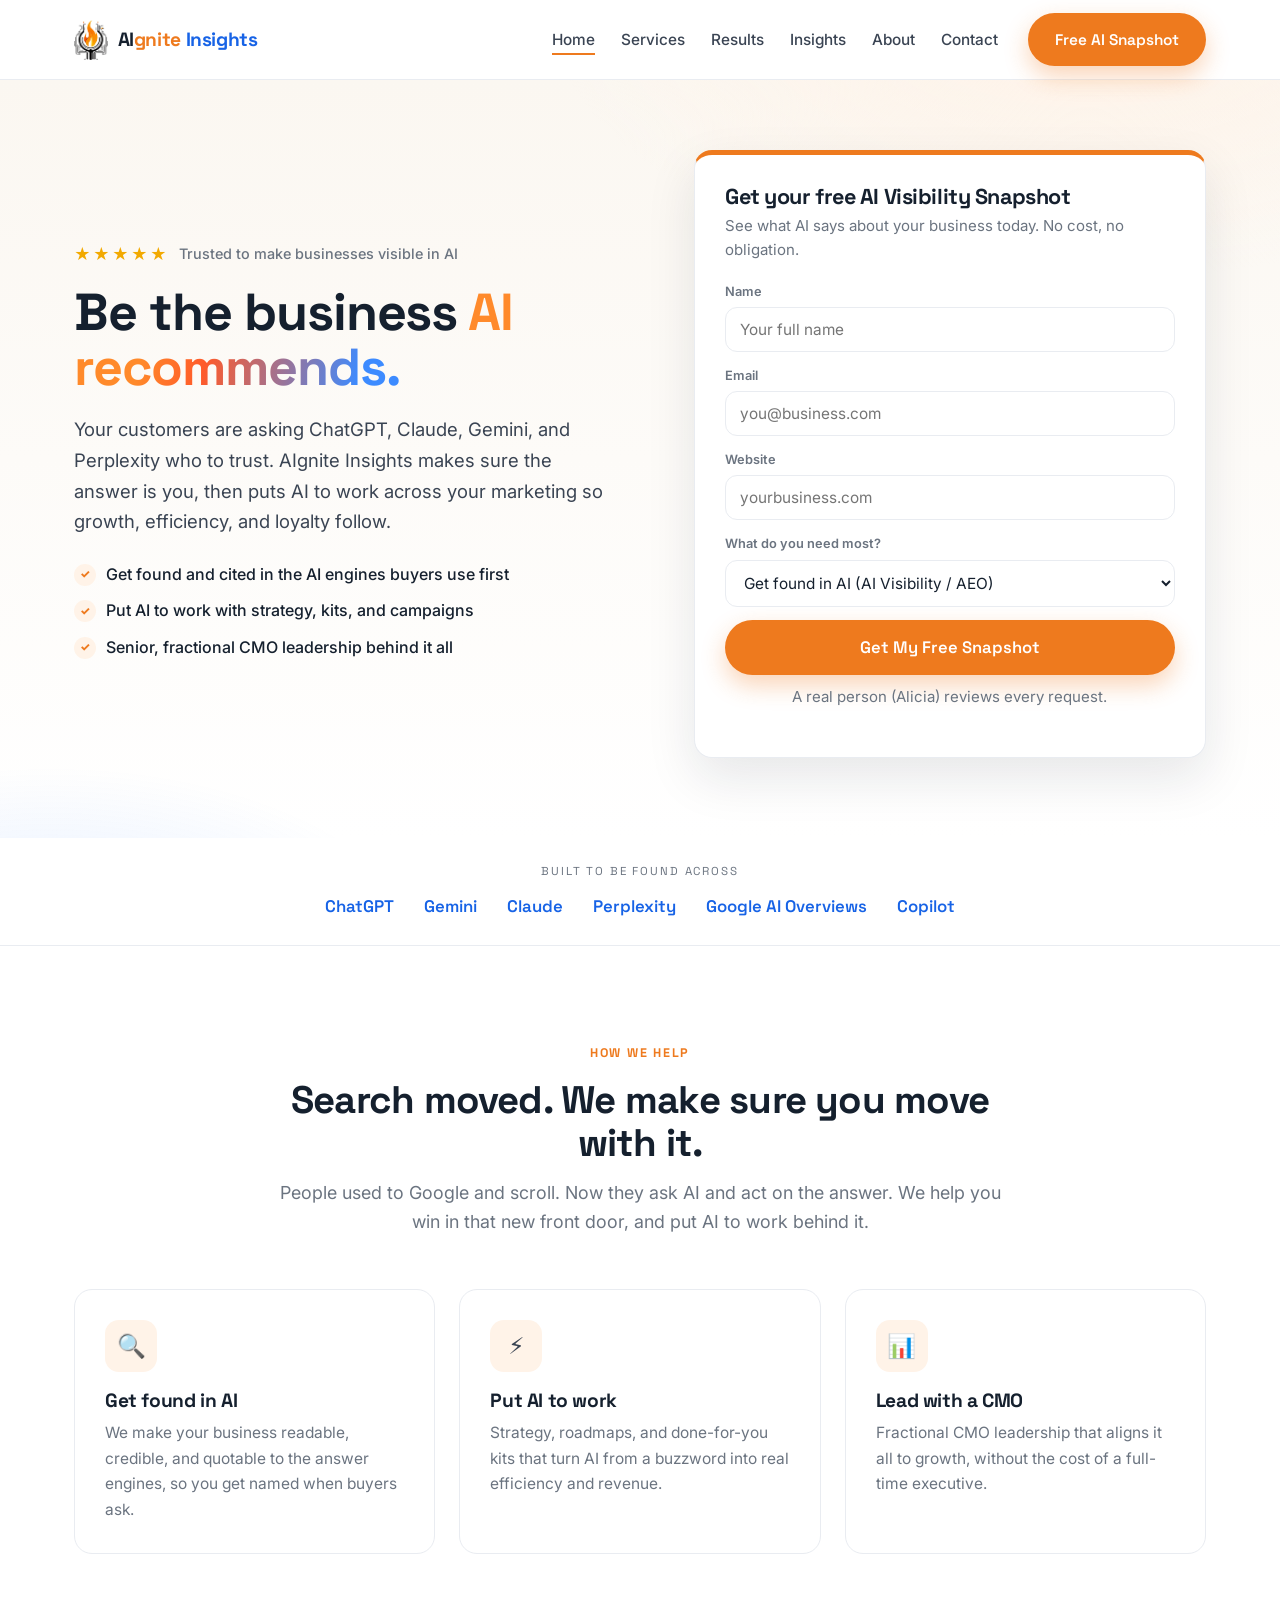
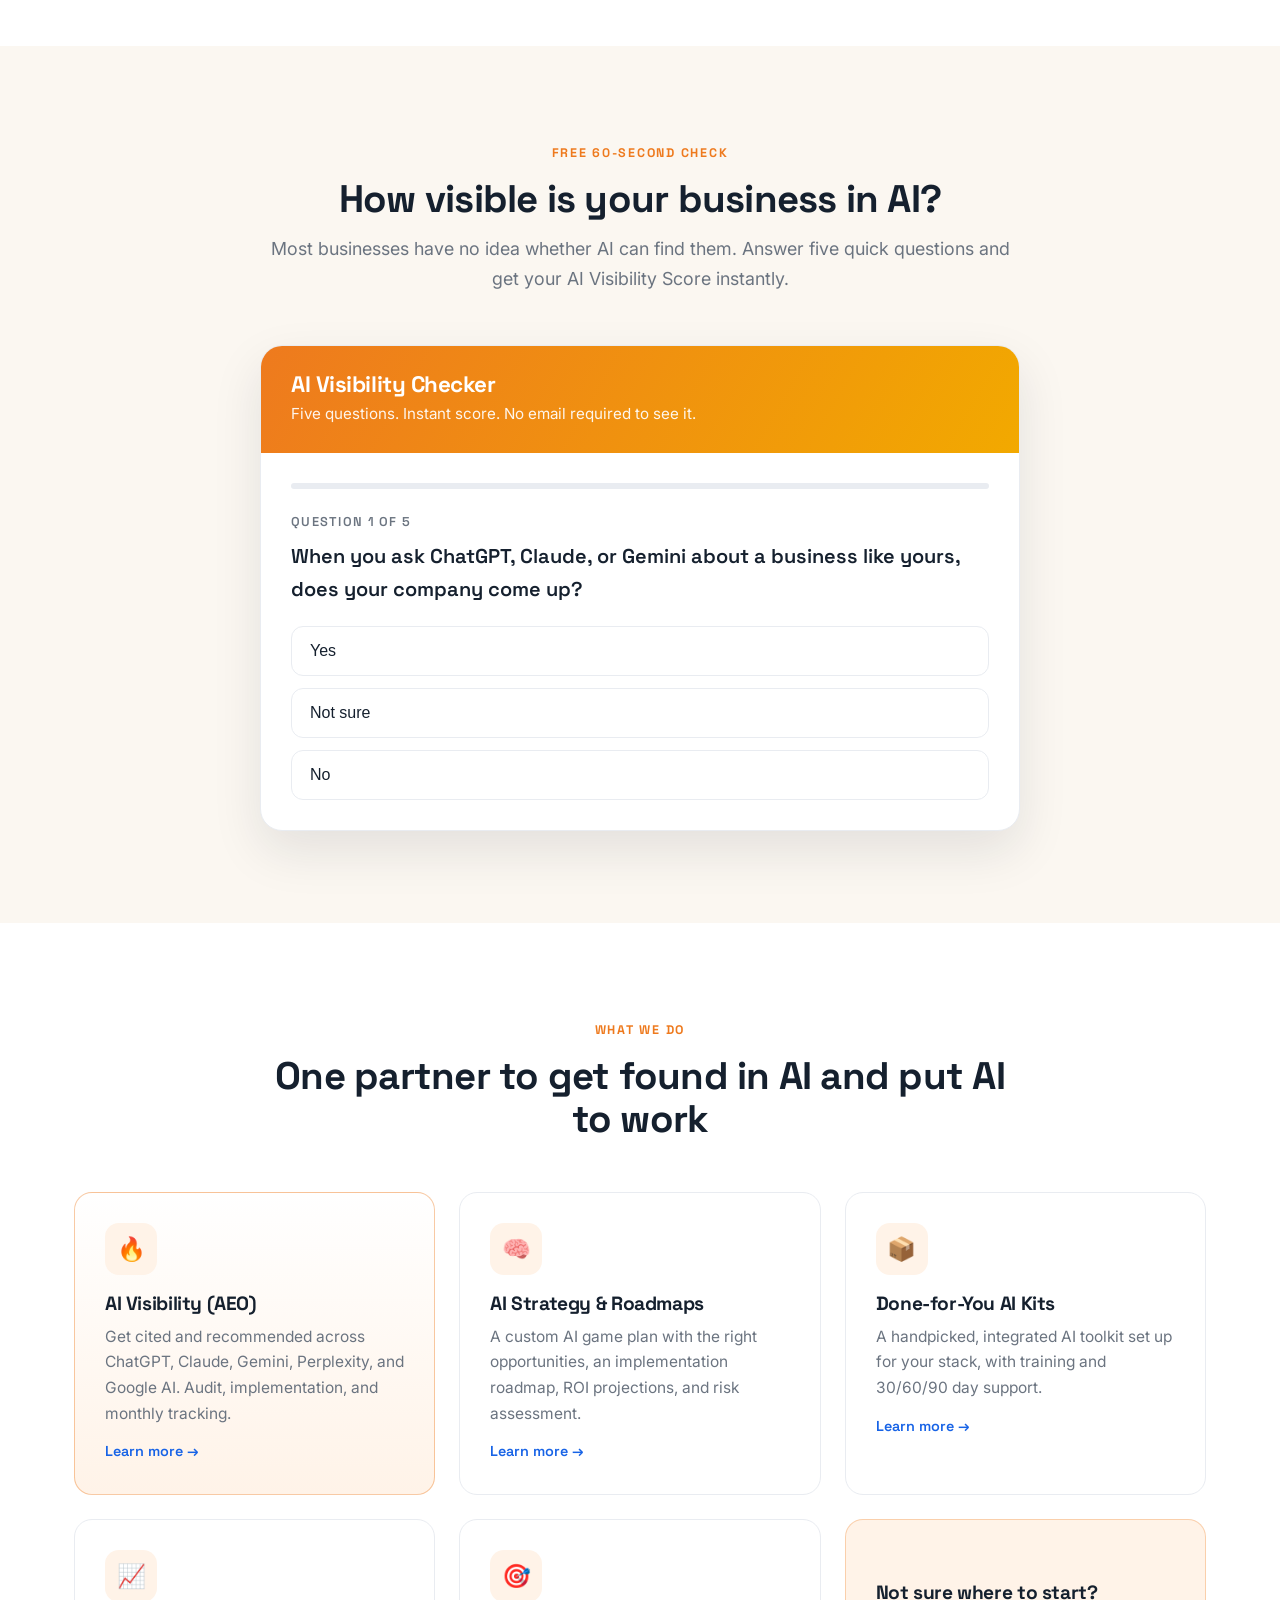
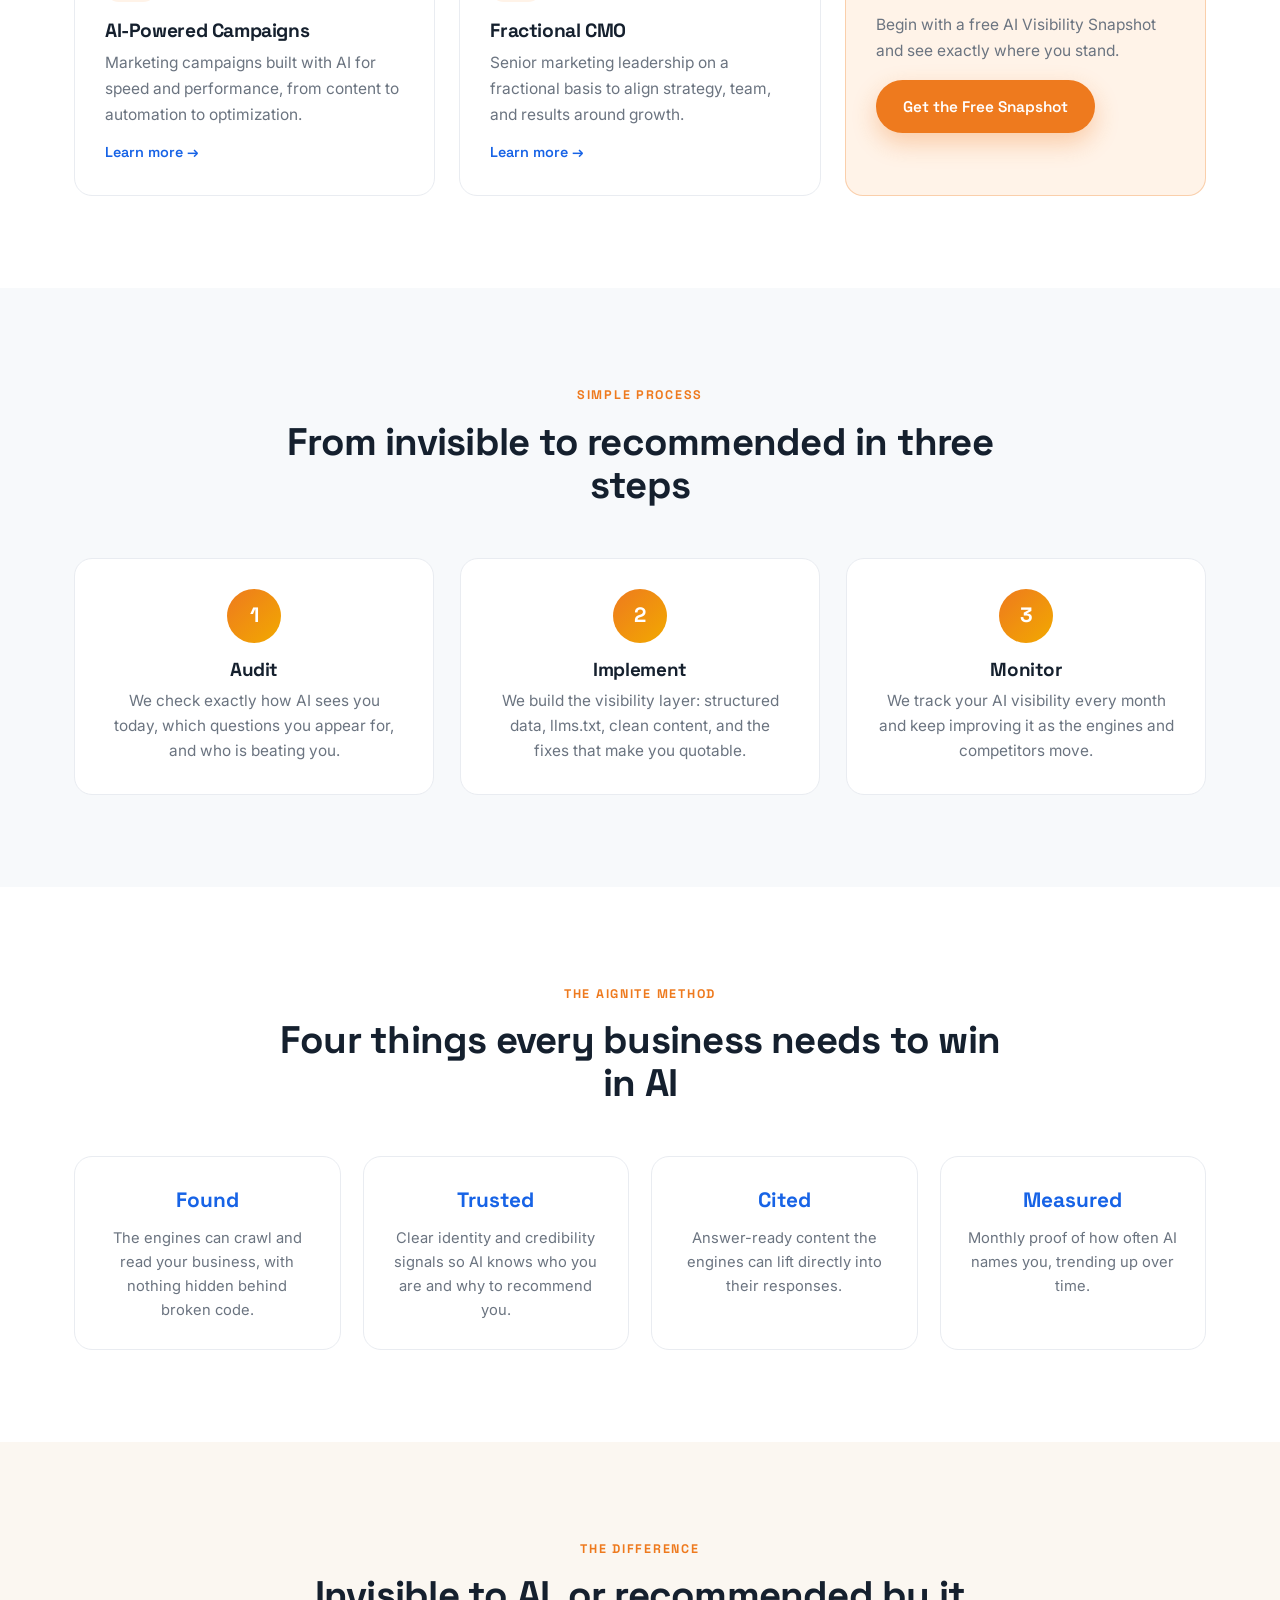
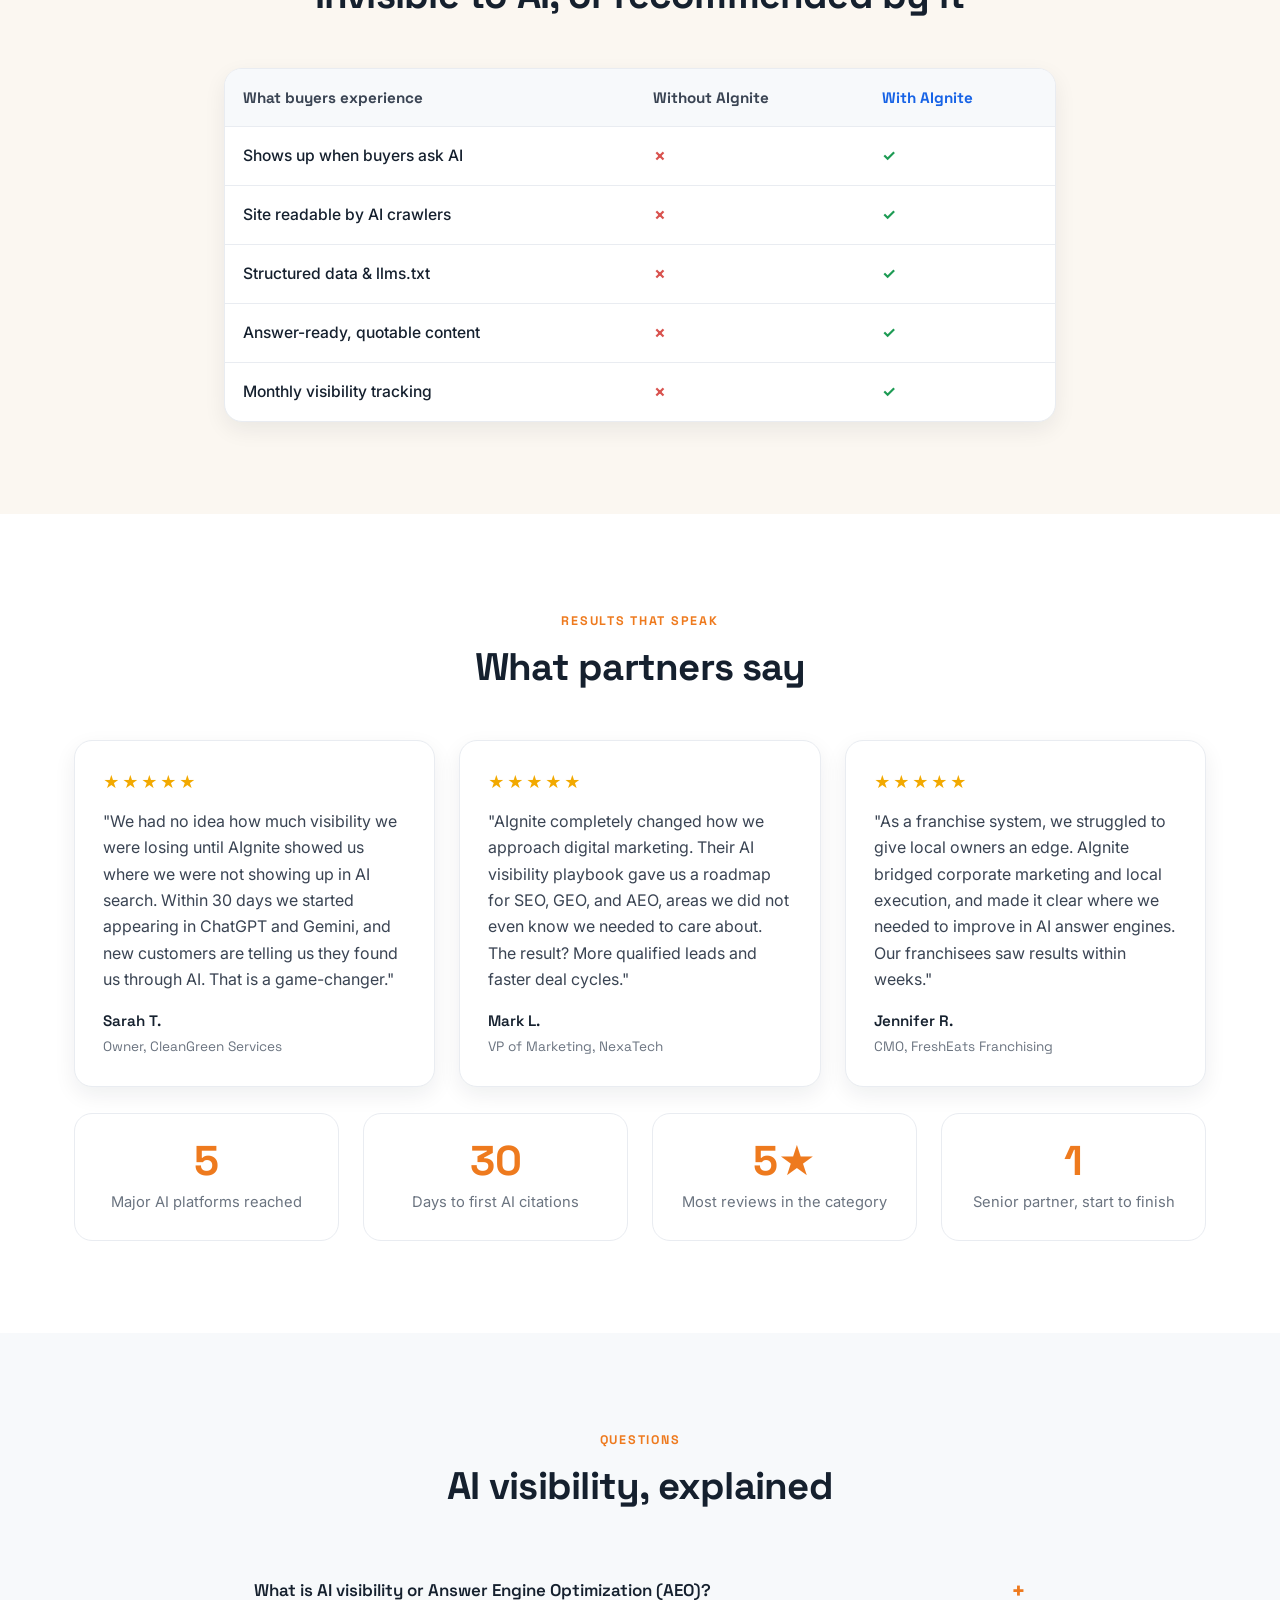
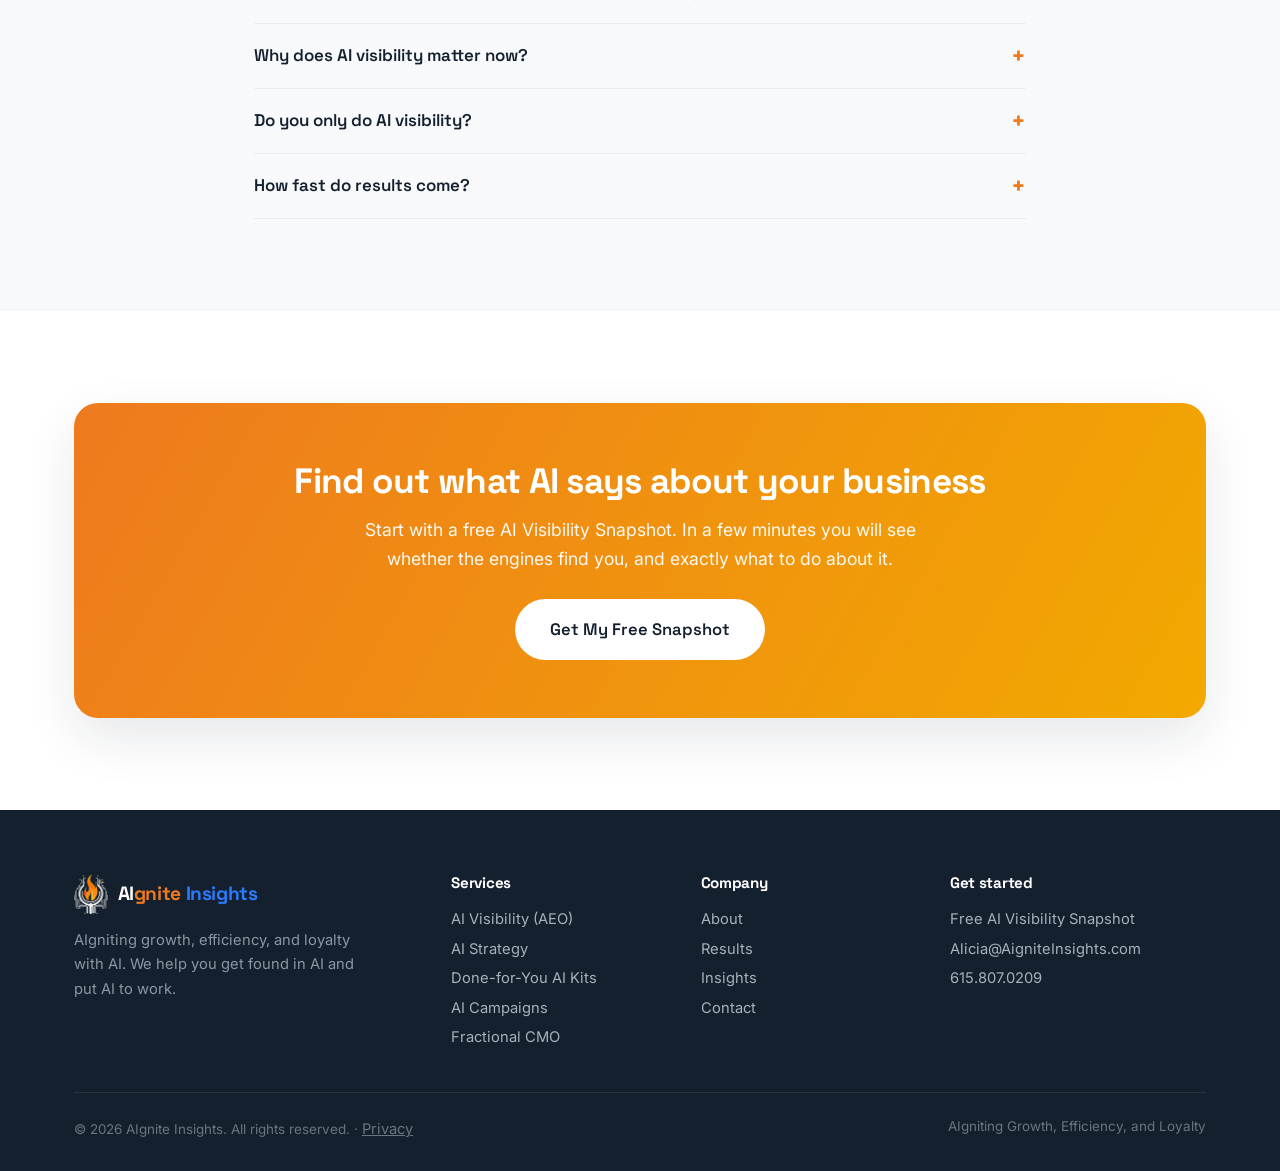
<file: index.html>
<!DOCTYPE html>
<html lang="en">
<head>
  <meta charset="UTF-8" />
  <meta name="viewport" content="width=device-width, initial-scale=1.0" />
  <title>AIgnite Insights | Be the Business AI Recommends</title>
  <meta name="description" content="AIgnite Insights helps businesses get found and cited in AI search like ChatGPT, Claude, Gemini, and Perplexity, with AI strategy, done-for-you AI kits, and fractional CMO leadership that turns it into results." />
  <link rel="preconnect" href="https://fonts.googleapis.com" />
  <link rel="preconnect" href="https://fonts.gstatic.com" crossorigin />
  <link href="https://fonts.googleapis.com/css2?family=Inter:wght@400;500;600;700&family=Space+Grotesk:wght@500;600;700&display=swap" rel="stylesheet" />
  <link rel="icon" type="image/png" href="assets/favicon.png" />
  <link rel="stylesheet" href="css/style.css" />

  <link rel="canonical" href="https://aigniteinsights.com/" />
  <meta property="og:type" content="website" />
  <meta property="og:site_name" content="AIgnite Insights" />
  <meta property="og:title" content="AIgnite Insights | Be the Business AI Recommends" />
  <meta property="og:description" content="Get found and cited in AI search like ChatGPT, Claude, Gemini, and Perplexity, with AI strategy, done-for-you AI kits, and fractional CMO leadership." />
  <meta property="og:url" content="https://aigniteinsights.com/" />
  <meta property="og:image" content="https://aigniteinsights.com/assets/logo-wordmark-dark.png" />
  <meta name="twitter:card" content="summary_large_image" />
  <meta name="twitter:title" content="AIgnite Insights | Be the Business AI Recommends" />
  <meta name="twitter:description" content="Get found and cited in AI search, with AI strategy, done-for-you AI kits, and fractional CMO leadership." />

  <script type="application/ld+json">
  {
    "@context":"https://schema.org",
    "@graph":[
      {"@type":["Organization","ProfessionalService"],"@id":"https://aigniteinsights.com/#org","name":"AIgnite Insights","url":"https://aigniteinsights.com/","logo":"https://aigniteinsights.com/assets/logo-wordmark-dark.png","description":"AIgnite Insights helps businesses get found and cited in AI search engines and put AI to work, through AI visibility (AEO), AI strategy, done-for-you AI kits, AI-powered campaigns, and fractional CMO leadership.","email":"Alicia@AigniteInsights.com","telephone":"+1-615-807-0209","areaServed":"US","founder":{"@type":"Person","name":"Alicia Childers","jobTitle":"Chief Strategy Officer & Founder"},"sameAs":["https://www.linkedin.com/company/aignite-insights"],"knowsAbout":["Answer Engine Optimization","Generative Engine Optimization","AI visibility","AI strategy","Fractional CMO","Marketing"]},
      {"@type":"WebSite","@id":"https://aigniteinsights.com/#website","url":"https://aigniteinsights.com/","name":"AIgnite Insights","publisher":{"@id":"https://aigniteinsights.com/#org"},"potentialAction":{"@type":"SearchAction","target":{"@type":"EntryPoint","urlTemplate":"https://aigniteinsights.com/?s={search_term_string}"},"query-input":"required name=search_term_string"}},
      {"@type":"FAQPage","mainEntity":[
        {"@type":"Question","name":"What is AI visibility or Answer Engine Optimization (AEO)?","acceptedAnswer":{"@type":"Answer","text":"AI visibility, also called Answer Engine Optimization (AEO) or Generative Engine Optimization (GEO), is the practice of making your business readable, trusted, and quotable by AI engines like ChatGPT, Claude, Gemini, Perplexity, and Google AI Overviews, so you get named and recommended when buyers ask them questions."}},
        {"@type":"Question","name":"Why does AI visibility matter now?","acceptedAnswer":{"@type":"Answer","text":"Buyers are increasingly starting their search inside AI assistants instead of Google. If AI does not know your business or cannot read your site, you are invisible at the exact moment buyers are deciding who to consider."}},
        {"@type":"Question","name":"What does AIgnite Insights do?","acceptedAnswer":{"@type":"Answer","text":"AIgnite Insights offers AI visibility (AEO) services, AI strategy and roadmaps, done-for-you AI kits, AI-powered campaigns, and fractional CMO leadership, helping businesses both get found in AI and put AI to work."}}
      ]}
    ]
  }
  </script>
</head>
<body>

  <!-- Header -->
  <header class="header">
    <div class="container nav">
      <a href="index.html" class="logo"><img src="assets/logo-mark-dark.png" alt="AIgnite Insights" /><b>AI<span class="lo">gnite</span> <span class="lb">Insights</span></b></a>
      <nav class="nav__menu">
        <ul class="nav__links">
          <li><a href="index.html" class="active">Home</a></li>
          <li><a href="services.html">Services</a></li>
          <li><a href="results.html">Results</a></li>
          <li><a href="insights.html">Insights</a></li>
          <li><a href="about.html">About</a></li>
          <li><a href="contact.html">Contact</a></li>
        </ul>
        <a href="#snapshot" class="btn btn--primary">Free AI Snapshot</a>
      </nav>
      <button class="nav__toggle" aria-label="Menu"><span></span><span></span><span></span></button>
    </div>
  </header>

  <!-- Hero with lead form -->
  <section class="hero" id="snapshot">
    <div class="container hero__grid">
      <div>
        <div class="hero__rating"><span class="stars">&#9733;&#9733;&#9733;&#9733;&#9733;</span> Trusted to make businesses visible in AI</div>
        <h1>Be the business <span class="grad">AI recommends.</span></h1>
        <p class="hero__lead">Your customers are asking ChatGPT, Claude, Gemini, and Perplexity who to trust. AIgnite Insights makes sure the answer is you, then puts AI to work across your marketing so growth, efficiency, and loyalty follow.</p>
        <ul class="hero__points">
          <li>Get found and cited in the AI engines buyers use first</li>
          <li>Put AI to work with strategy, kits, and campaigns</li>
          <li>Senior, fractional CMO leadership behind it all</li>
        </ul>
      </div>
      <div class="reveal">
        <form class="form-card" data-lead>
          <h3>Get your free AI Visibility Snapshot</h3>
          <p>See what AI says about your business today. No cost, no obligation.</p>
          <div class="field"><label for="n">Name</label><input id="n" name="name" type="text" placeholder="Your full name" required /></div>
          <div class="field"><label for="e">Email</label><input id="e" name="email" type="email" placeholder="you@business.com" required /></div>
          <div class="field"><label for="w">Website</label><input id="w" name="website" type="text" placeholder="yourbusiness.com" required /></div>
          <div class="field"><label for="t">What do you need most?</label>
            <select id="t" name="interest">
              <option>Get found in AI (AI Visibility / AEO)</option>
              <option>AI strategy &amp; roadmap</option>
              <option>Done-for-you AI kits</option>
              <option>AI-powered campaigns</option>
              <option>Fractional CMO</option>
              <option>Not sure yet</option>
            </select>
          </div>
          <button type="submit" class="btn btn--primary btn--block btn--lg">Get My Free Snapshot</button>
          <p class="form-note">A real person (Alicia) reviews every request.</p>
        </form>
      </div>
    </div>
  </section>

  <!-- Trust bar -->
  <section class="trustbar">
    <div class="container">
      <p>Built to be found across</p>
      <span>ChatGPT</span><span>Gemini</span><span>Claude</span><span>Perplexity</span><span>Google AI Overviews</span><span>Copilot</span>
    </div>
  </section>

  <!-- How we help -->
  <section class="section">
    <div class="container">
      <div class="section-head center reveal">
        <span class="eyebrow">How We Help</span>
        <h2>Search moved. We make sure you move with it.</h2>
        <p>People used to Google and scroll. Now they ask AI and act on the answer. We help you win in that new front door, and put AI to work behind it.</p>
      </div>
      <div class="grid grid-3">
        <div class="card reveal"><div class="card__icon">&#128269;</div><h3>Get found in AI</h3><p>We make your business readable, credible, and quotable to the answer engines, so you get named when buyers ask.</p></div>
        <div class="card reveal"><div class="card__icon">&#9889;</div><h3>Put AI to work</h3><p>Strategy, roadmaps, and done-for-you kits that turn AI from a buzzword into real efficiency and revenue.</p></div>
        <div class="card reveal"><div class="card__icon">&#128202;</div><h3>Lead with a CMO</h3><p>Fractional CMO leadership that aligns it all to growth, without the cost of a full-time executive.</p></div>
      </div>
    </div>
  </section>

  <!-- CHECKER showpiece -->
  <section class="section section--cream">
    <div class="container">
      <div class="section-head center reveal">
        <span class="eyebrow">Free 60-Second Check</span>
        <h2>How visible is your business in AI?</h2>
        <p>Most businesses have no idea whether AI can find them. Answer five quick questions and get your AI Visibility Score instantly.</p>
      </div>
      <div class="checker reveal" id="checker">
        <div class="checker__head"><h3>AI Visibility Checker</h3><p>Five questions. Instant score. No email required to see it.</p></div>
        <div class="checker__body" id="checkerBody"></div>
      </div>
    </div>
  </section>

  <!-- Services -->
  <section class="section">
    <div class="container">
      <div class="section-head center reveal">
        <span class="eyebrow">What We Do</span>
        <h2>One partner to get found in AI and put AI to work</h2>
      </div>
      <div class="grid grid-3">
        <div class="card card--feature reveal"><div class="card__icon">&#128293;</div><h3>AI Visibility (AEO)</h3><p>Get cited and recommended across ChatGPT, Claude, Gemini, Perplexity, and Google AI. Audit, implementation, and monthly tracking.</p><a href="services.html" class="more">Learn more &rarr;</a></div>
        <div class="card reveal"><div class="card__icon">&#129504;</div><h3>AI Strategy &amp; Roadmaps</h3><p>A custom AI game plan with the right opportunities, an implementation roadmap, ROI projections, and risk assessment.</p><a href="services.html" class="more">Learn more &rarr;</a></div>
        <div class="card reveal"><div class="card__icon">&#128230;</div><h3>Done-for-You AI Kits</h3><p>A handpicked, integrated AI toolkit set up for your stack, with training and 30/60/90 day support.</p><a href="services.html" class="more">Learn more &rarr;</a></div>
        <div class="card reveal"><div class="card__icon">&#128200;</div><h3>AI-Powered Campaigns</h3><p>Marketing campaigns built with AI for speed and performance, from content to automation to optimization.</p><a href="services.html" class="more">Learn more &rarr;</a></div>
        <div class="card reveal"><div class="card__icon">&#127919;</div><h3>Fractional CMO</h3><p>Senior marketing leadership on a fractional basis to align strategy, team, and results around growth.</p><a href="services.html" class="more">Learn more &rarr;</a></div>
        <div class="card reveal" style="display:flex;flex-direction:column;justify-content:center;background:var(--soft);border-color:rgba(238,122,30,.3)"><h3>Not sure where to start?</h3><p style="margin-bottom:16px">Begin with a free AI Visibility Snapshot and see exactly where you stand.</p><a href="#snapshot" class="btn btn--primary" style="align-self:flex-start">Get the Free Snapshot</a></div>
      </div>
    </div>
  </section>

  <!-- Process -->
  <section class="section section--light">
    <div class="container">
      <div class="section-head center reveal">
        <span class="eyebrow">Simple Process</span>
        <h2>From invisible to recommended in three steps</h2>
      </div>
      <div class="steps">
        <div class="step reveal"><div class="step__num">1</div><h3>Audit</h3><p>We check exactly how AI sees you today, which questions you appear for, and who is beating you.</p></div>
        <div class="step reveal"><div class="step__num">2</div><h3>Implement</h3><p>We build the visibility layer: structured data, llms.txt, clean content, and the fixes that make you quotable.</p></div>
        <div class="step reveal"><div class="step__num">3</div><h3>Monitor</h3><p>We track your AI visibility every month and keep improving it as the engines and competitors move.</p></div>
      </div>
    </div>
  </section>

  <!-- Framework -->
  <section class="section">
    <div class="container">
      <div class="section-head center reveal">
        <span class="eyebrow">The AIgnite Method</span>
        <h2>Four things every business needs to win in AI</h2>
      </div>
      <div class="framework">
        <div class="fw reveal"><b>Found</b><p>The engines can crawl and read your business, with nothing hidden behind broken code.</p></div>
        <div class="fw reveal"><b>Trusted</b><p>Clear identity and credibility signals so AI knows who you are and why to recommend you.</p></div>
        <div class="fw reveal"><b>Cited</b><p>Answer-ready content the engines can lift directly into their responses.</p></div>
        <div class="fw reveal"><b>Measured</b><p>Monthly proof of how often AI names you, trending up over time.</p></div>
      </div>
    </div>
  </section>

  <!-- Comparison -->
  <section class="section section--cream">
    <div class="container" style="max-width:880px">
      <div class="section-head center reveal">
        <span class="eyebrow">The Difference</span>
        <h2>Invisible to AI, or recommended by it</h2>
      </div>
      <div class="reveal">
        <table class="compare">
          <thead><tr><th>What buyers experience</th><th>Without AIgnite</th><th>With AIgnite</th></tr></thead>
          <tbody>
            <tr><td>Shows up when buyers ask AI</td><td class="x">&#10007;</td><td class="v">&#10003;</td></tr>
            <tr><td>Site readable by AI crawlers</td><td class="x">&#10007;</td><td class="v">&#10003;</td></tr>
            <tr><td>Structured data &amp; llms.txt</td><td class="x">&#10007;</td><td class="v">&#10003;</td></tr>
            <tr><td>Answer-ready, quotable content</td><td class="x">&#10007;</td><td class="v">&#10003;</td></tr>
            <tr><td>Monthly visibility tracking</td><td class="x">&#10007;</td><td class="v">&#10003;</td></tr>
          </tbody>
        </table>
      </div>
    </div>
  </section>

  <!-- Testimonials + stats -->
  <section class="section">
    <div class="container">
      <div class="section-head center reveal">
        <span class="eyebrow">Results That Speak</span>
        <h2>What partners say</h2>
      </div>
      <div class="grid grid-3">
        <div class="testi reveal"><div class="testi__stars">&#9733;&#9733;&#9733;&#9733;&#9733;</div><p class="testi__text">"We had no idea how much visibility we were losing until AIgnite showed us where we were not showing up in AI search. Within 30 days we started appearing in ChatGPT and Gemini, and new customers are telling us they found us through AI. That is a game-changer."</p><div class="testi__who">Sarah T.<small>Owner, CleanGreen Services</small></div></div>
        <div class="testi reveal"><div class="testi__stars">&#9733;&#9733;&#9733;&#9733;&#9733;</div><p class="testi__text">"AIgnite completely changed how we approach digital marketing. Their AI visibility playbook gave us a roadmap for SEO, GEO, and AEO, areas we did not even know we needed to care about. The result? More qualified leads and faster deal cycles."</p><div class="testi__who">Mark L.<small>VP of Marketing, NexaTech</small></div></div>
        <div class="testi reveal"><div class="testi__stars">&#9733;&#9733;&#9733;&#9733;&#9733;</div><p class="testi__text">"As a franchise system, we struggled to give local owners an edge. AIgnite bridged corporate marketing and local execution, and made it clear where we needed to improve in AI answer engines. Our franchisees saw results within weeks."</p><div class="testi__who">Jennifer R.<small>CMO, FreshEats Franchising</small></div></div>
      </div>
      <div class="grid grid-4" style="margin-top:26px">
        <div class="stat reveal"><div class="stat__num">5</div><div class="stat__lbl">Major AI platforms reached</div></div>
        <div class="stat reveal"><div class="stat__num">30</div><div class="stat__lbl">Days to first AI citations</div></div>
        <div class="stat reveal"><div class="stat__num">5&#9733;</div><div class="stat__lbl">Most reviews in the category</div></div>
        <div class="stat reveal"><div class="stat__num">1</div><div class="stat__lbl">Senior partner, start to finish</div></div>
      </div>
    </div>
  </section>

  <!-- FAQ -->
  <section class="section section--light">
    <div class="container" style="max-width:820px">
      <div class="section-head center reveal"><span class="eyebrow">Questions</span><h2>AI visibility, explained</h2></div>
      <div class="reveal">
        <details class="faq"><summary>What is AI visibility or Answer Engine Optimization (AEO)?</summary><div class="faq__a"><p>It is the practice of making your business readable, trusted, and quotable by AI engines like ChatGPT, Claude, Gemini, Perplexity, and Google AI Overviews, so you get named and recommended when buyers ask them questions.</p></div></details>
        <details class="faq"><summary>Why does AI visibility matter now?</summary><div class="faq__a"><p>Buyers are increasingly starting their search inside AI assistants instead of Google. If AI cannot read your site or does not know your business, you are invisible at the exact moment buyers are deciding who to consider.</p></div></details>
        <details class="faq"><summary>Do you only do AI visibility?</summary><div class="faq__a"><p>No. We also provide AI strategy and roadmaps, done-for-you AI kits, AI-powered campaigns, and fractional CMO leadership, so you can both get found in AI and put AI to work across your business.</p></div></details>
        <details class="faq"><summary>How fast do results come?</summary><div class="faq__a"><p>It varies by starting point, but many businesses begin appearing in AI answers within about 30 days of implementation, and visibility compounds from there.</p></div></details>
      </div>
    </div>
  </section>

  <!-- CTA -->
  <section class="section">
    <div class="container">
      <div class="cta-banner reveal">
        <h2>Find out what AI says about your business</h2>
        <p>Start with a free AI Visibility Snapshot. In a few minutes you will see whether the engines find you, and exactly what to do about it.</p>
        <a href="#snapshot" class="btn btn--light btn--lg">Get My Free Snapshot</a>
      </div>
    </div>
  </section>

  <!-- Footer -->
  <footer class="footer">
    <div class="container">
      <div class="footer__grid">
        <div>
          <a href="index.html" class="logo"><img src="assets/logo-mark-white.png" alt="AIgnite Insights" style="height:40px" /><b>AI<span class="lo">gnite</span> <span class="lb">Insights</span></b></a>
          <p class="footer__about">AIgniting growth, efficiency, and loyalty with AI. We help you get found in AI and put AI to work.</p>
        </div>
        <div><h4>Services</h4><a href="services.html">AI Visibility (AEO)</a><br/><a href="services.html">AI Strategy</a><br/><a href="services.html">Done-for-You AI Kits</a><br/><a href="services.html">AI Campaigns</a><br/><a href="services.html">Fractional CMO</a></div>
        <div><h4>Company</h4><a href="about.html">About</a><br/><a href="results.html">Results</a><br/><a href="insights.html">Insights</a><br/><a href="contact.html">Contact</a></div>
        <div><h4>Get started</h4><a href="#snapshot">Free AI Visibility Snapshot</a><br/><a href="mailto:Alicia@AigniteInsights.com">Alicia@AigniteInsights.com</a><br/><a href="tel:6158070209">615.807.0209</a></div>
      </div>
      <div class="footer__bottom">
        <span>&copy; <span id="year">2026</span> AIgnite Insights. All rights reserved. &middot; <a href="https://aigniteinsights.com/privacy.html" style="color:inherit;text-decoration:underline">Privacy</a></span>
        <span>AIgniting Growth, Efficiency, and Loyalty</span>
      </div>
    </div>
  </footer>

  <script src="js/main.js"></script>
</body>
</html>
</file>
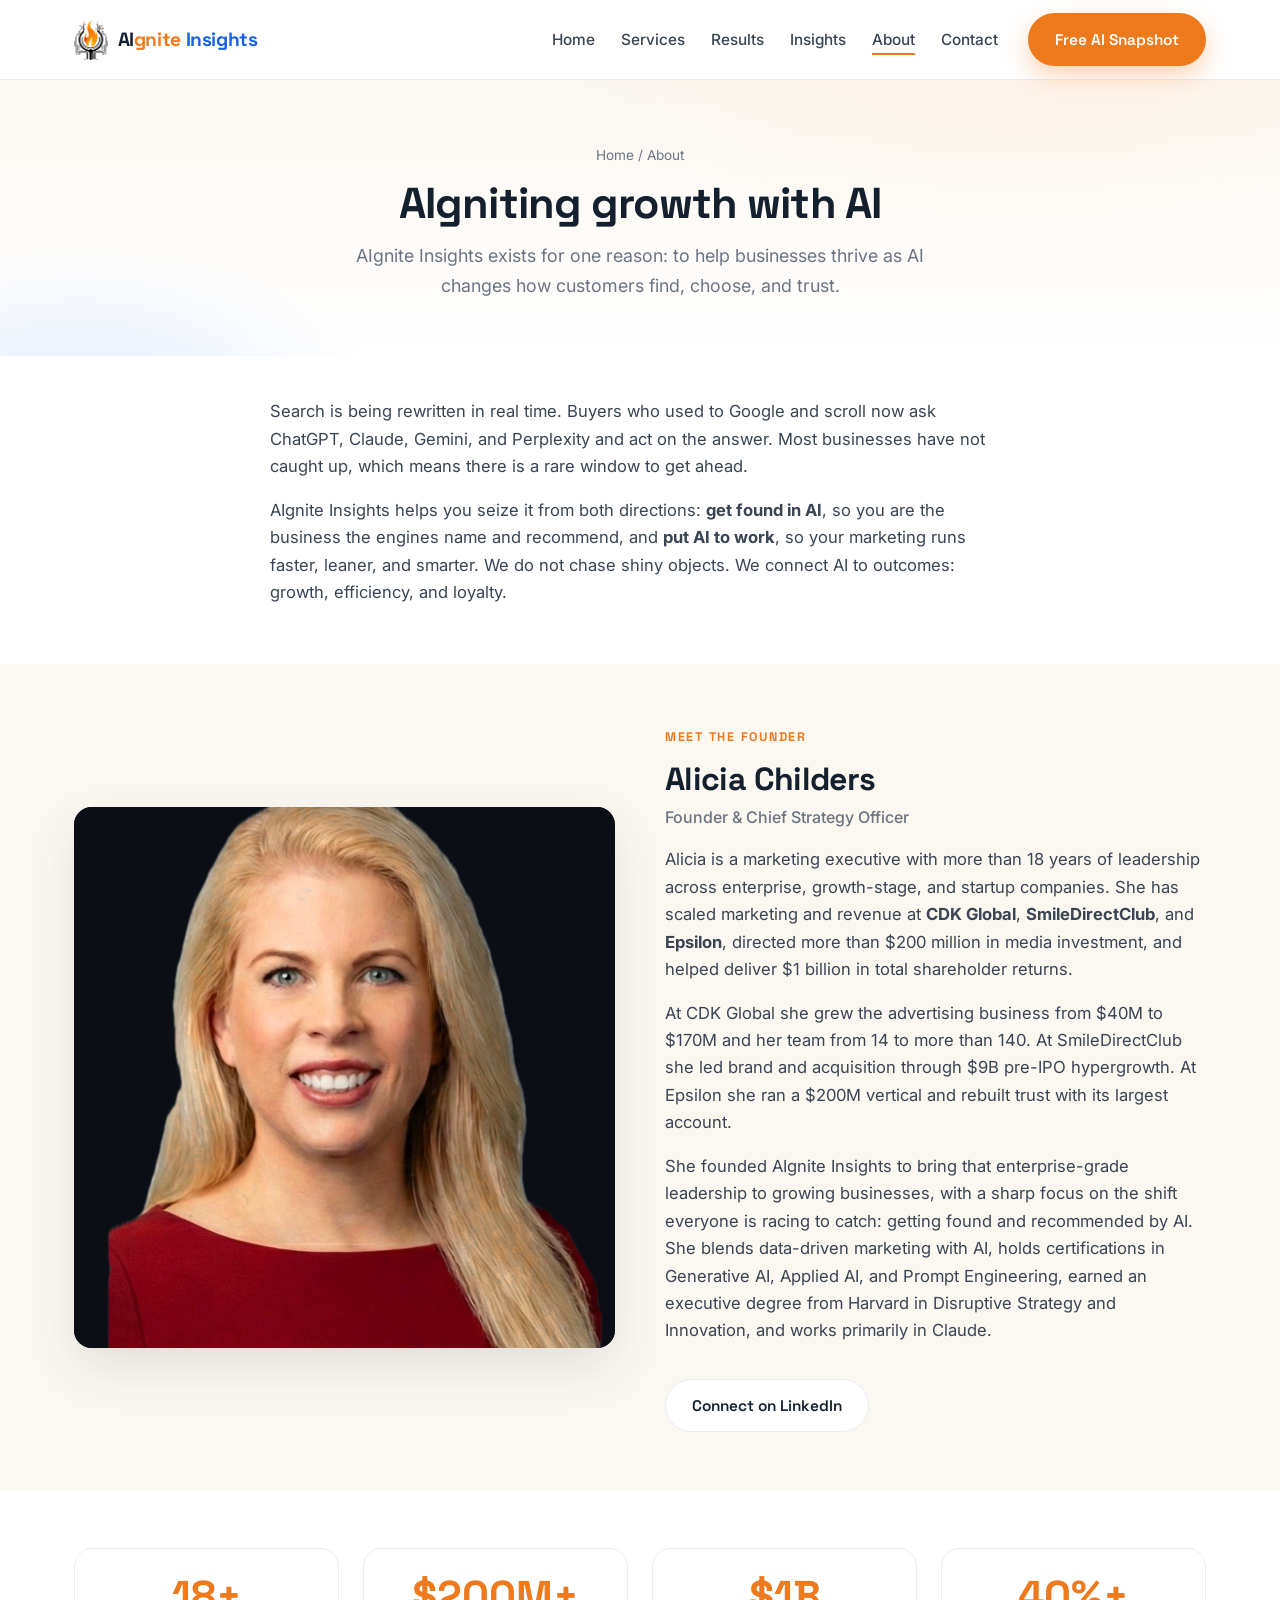
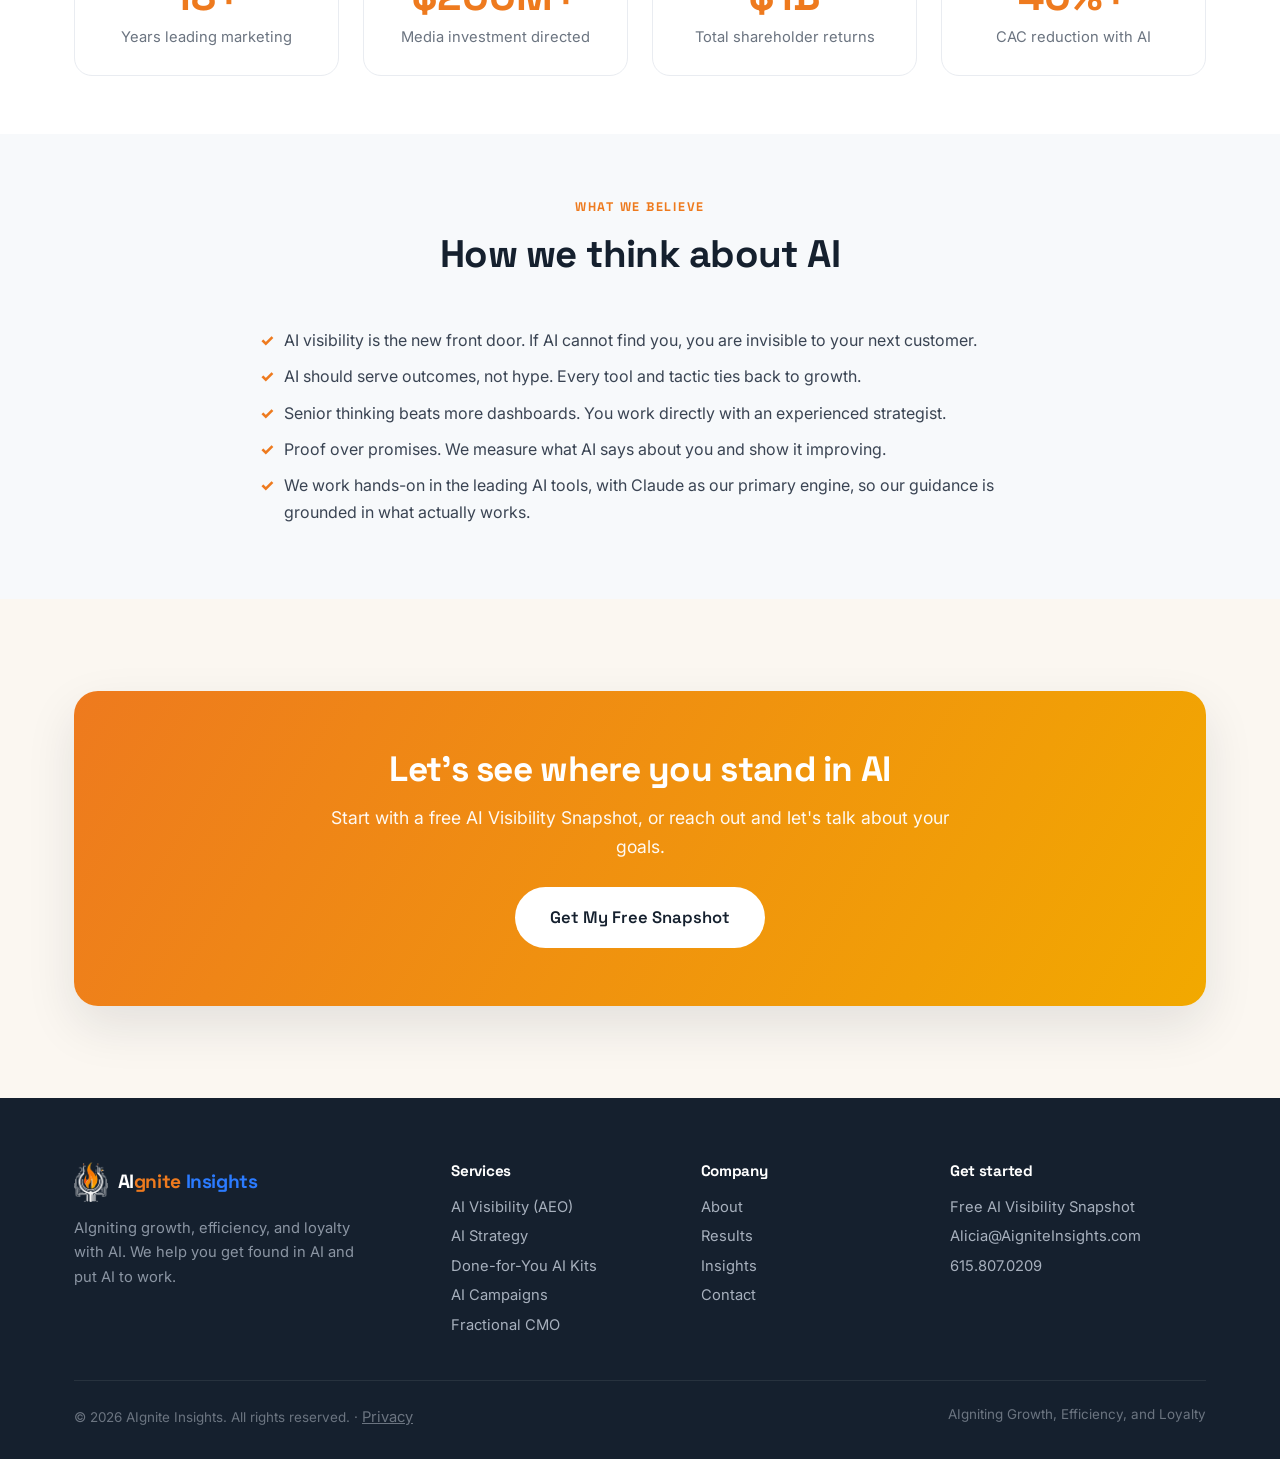
<file: about.html>
<!DOCTYPE html>
<html lang="en">
<head>
  <meta charset="UTF-8" />
  <meta name="viewport" content="width=device-width, initial-scale=1.0" />
  <title>About | AIgnite Insights</title>
  <meta name="description" content="AIgnite Insights was founded by Alicia Childers to help businesses get found in AI and put AI to work. AIgniting growth, efficiency, and loyalty with AI." />
  <link rel="preconnect" href="https://fonts.googleapis.com" />
  <link rel="preconnect" href="https://fonts.gstatic.com" crossorigin />
  <link href="https://fonts.googleapis.com/css2?family=Inter:wght@400;500;600;700&family=Space+Grotesk:wght@500;600;700&display=swap" rel="stylesheet" />
  <link rel="icon" type="image/png" href="assets/favicon.png" />
  <link rel="stylesheet" href="css/style.css" />
  <link rel="canonical" href="https://aigniteinsights.com/about.html" />
  <meta property="og:type" content="website" />
  <meta property="og:site_name" content="AIgnite Insights" />
  <meta property="og:title" content="About | AIgnite Insights" />
  <meta property="og:description" content="Founded by Alicia Childers to help businesses get found in AI and put AI to work." />
  <meta property="og:url" content="https://aigniteinsights.com/about.html" />
  <meta property="og:image" content="https://aigniteinsights.com/assets/logo-wordmark-dark.png" />
  <meta name="twitter:card" content="summary_large_image" />
  <script type="application/ld+json">
  {"@context":"https://schema.org","@graph":[
    {"@type":"BreadcrumbList","itemListElement":[
      {"@type":"ListItem","position":1,"name":"Home","item":"https://aigniteinsights.com/"},
      {"@type":"ListItem","position":2,"name":"About","item":"https://aigniteinsights.com/about.html"}]},
    {"@type":"Person","name":"Alicia Childers","jobTitle":"Founder & Chief Strategy Officer","worksFor":{"@type":"Organization","name":"AIgnite Insights"},"description":"Marketing executive with 18+ years scaling brands and revenue at CDK Global, SmileDirectClub, and Epsilon, now helping businesses get found in AI and put AI to work.","alumniOf":{"@type":"CollegeOrUniversity","name":"Harvard University"},"knowsAbout":["AI visibility","Answer Engine Optimization","Generative AI","Marketing strategy","Fractional CMO"],"sameAs":["https://www.linkedin.com/in/aliciachilders/","https://www.linkedin.com/company/aignite-insights"]}
  ]}
  </script>
</head>
<body>
  <header class="header">
    <div class="container nav">
      <a href="index.html" class="logo"><img src="assets/logo-mark-dark.png" alt="AIgnite Insights" /><b>AI<span class="lo">gnite</span> <span class="lb">Insights</span></b></a>
      <nav class="nav__menu">
        <ul class="nav__links">
          <li><a href="index.html">Home</a></li>
          <li><a href="services.html">Services</a></li>
          <li><a href="results.html">Results</a></li>
          <li><a href="insights.html">Insights</a></li>
          <li><a href="about.html" class="active">About</a></li>
          <li><a href="contact.html">Contact</a></li>
        </ul>
        <a href="free-audit.html" class="btn btn--primary">Free AI Snapshot</a>
      </nav>
      <button class="nav__toggle" aria-label="Menu"><span></span><span></span><span></span></button>
    </div>
  </header>

  <section class="page-hero">
    <div class="container">
      <div class="breadcrumb"><a href="index.html">Home</a> / About</div>
      <h1>AIgniting growth with AI</h1>
      <p>AIgnite Insights exists for one reason: to help businesses thrive as AI changes how customers find, choose, and trust.</p>
    </div>
  </section>

  <!-- Intro -->
  <section class="section" style="padding-top:42px;padding-bottom:42px">
    <div class="container">
      <div class="prose reveal">
        <p>Search is being rewritten in real time. Buyers who used to Google and scroll now ask ChatGPT, Claude, Gemini, and Perplexity and act on the answer. Most businesses have not caught up, which means there is a rare window to get ahead.</p>
        <p>AIgnite Insights helps you seize it from both directions: <b>get found in AI</b>, so you are the business the engines name and recommend, and <b>put AI to work</b>, so your marketing runs faster, leaner, and smarter. We do not chase shiny objects. We connect AI to outcomes: growth, efficiency, and loyalty.</p>
      </div>
    </div>
  </section>

  <!-- Founder -->
  <section class="section section--cream" style="padding-top:58px;padding-bottom:58px">
    <div class="container">
      <div class="split">
        <div class="reveal">
          <div class="founder-photo">
            <img src="assets/alicia.jpg" alt="Alicia Childers, Founder of AIgnite Insights" onerror="this.style.display='none'" />
            <span class="mono">AC</span>
          </div>
        </div>
        <div class="reveal">
          <span class="eyebrow">Meet the Founder</span>
          <h2 style="font-size:2rem;margin-bottom:6px">Alicia Childers</h2>
          <p style="color:var(--muted);margin-bottom:16px;font-weight:500">Founder &amp; Chief Strategy Officer</p>
          <div class="prose" style="margin:0">
            <p>Alicia is a marketing executive with more than 18 years of leadership across enterprise, growth-stage, and startup companies. She has scaled marketing and revenue at <b>CDK Global</b>, <b>SmileDirectClub</b>, and <b>Epsilon</b>, directed more than $200 million in media investment, and helped deliver $1 billion in total shareholder returns.</p>
            <p>At CDK Global she grew the advertising business from $40M to $170M and her team from 14 to more than 140. At SmileDirectClub she led brand and acquisition through $9B pre-IPO hypergrowth. At Epsilon she ran a $200M vertical and rebuilt trust with its largest account.</p>
            <p>She founded AIgnite Insights to bring that enterprise-grade leadership to growing businesses, with a sharp focus on the shift everyone is racing to catch: getting found and recommended by AI. She blends data-driven marketing with AI, holds certifications in Generative AI, Applied AI, and Prompt Engineering, earned an executive degree from Harvard in Disruptive Strategy and Innovation, and works primarily in Claude.</p>
          </div>
          <a href="https://www.linkedin.com/in/aliciachilders/" target="_blank" rel="noopener" class="btn btn--outline" style="margin-top:18px">Connect on LinkedIn</a>
        </div>
      </div>
    </div>
  </section>

  <!-- Credibility stats -->
  <section class="section" style="padding-top:58px;padding-bottom:58px">
    <div class="container">
      <div class="grid grid-4">
        <div class="stat reveal"><div class="stat__num">18+</div><div class="stat__lbl">Years leading marketing</div></div>
        <div class="stat reveal"><div class="stat__num">$200M+</div><div class="stat__lbl">Media investment directed</div></div>
        <div class="stat reveal"><div class="stat__num">$1B</div><div class="stat__lbl">Total shareholder returns</div></div>
        <div class="stat reveal"><div class="stat__num">40%+</div><div class="stat__lbl">CAC reduction with AI</div></div>
      </div>
    </div>
  </section>

  <!-- Beliefs -->
  <section class="section section--light" style="padding-top:58px;padding-bottom:58px">
    <div class="container" style="max-width:820px">
      <div class="section-head center reveal"><span class="eyebrow">What We Believe</span><h2>How we think about AI</h2></div>
      <div class="prose reveal" style="max-width:760px">
        <ul>
          <li>AI visibility is the new front door. If AI cannot find you, you are invisible to your next customer.</li>
          <li>AI should serve outcomes, not hype. Every tool and tactic ties back to growth.</li>
          <li>Senior thinking beats more dashboards. You work directly with an experienced strategist.</li>
          <li>Proof over promises. We measure what AI says about you and show it improving.</li>
          <li>We work hands-on in the leading AI tools, with Claude as our primary engine, so our guidance is grounded in what actually works.</li>
        </ul>
      </div>
    </div>
  </section>

  <section class="section section--cream">
    <div class="container">
      <div class="cta-banner reveal">
        <h2>Let's see where you stand in AI</h2>
        <p>Start with a free AI Visibility Snapshot, or reach out and let's talk about your goals.</p>
        <a href="free-audit.html" class="btn btn--light btn--lg">Get My Free Snapshot</a>
      </div>
    </div>
  </section>

  <footer class="footer">
    <div class="container">
      <div class="footer__grid">
        <div>
          <a href="index.html" class="logo"><img src="assets/logo-mark-white.png" alt="AIgnite Insights" style="height:40px" /><b>AI<span class="lo">gnite</span> <span class="lb">Insights</span></b></a>
          <p class="footer__about">AIgniting growth, efficiency, and loyalty with AI. We help you get found in AI and put AI to work.</p>
        </div>
        <div><h4>Services</h4><a href="services.html">AI Visibility (AEO)</a><br/><a href="services.html">AI Strategy</a><br/><a href="services.html">Done-for-You AI Kits</a><br/><a href="services.html">AI Campaigns</a><br/><a href="services.html">Fractional CMO</a></div>
        <div><h4>Company</h4><a href="about.html">About</a><br/><a href="results.html">Results</a><br/><a href="insights.html">Insights</a><br/><a href="contact.html">Contact</a></div>
        <div><h4>Get started</h4><a href="free-audit.html">Free AI Visibility Snapshot</a><br/><a href="mailto:Alicia@AigniteInsights.com">Alicia@AigniteInsights.com</a><br/><a href="tel:6158070209">615.807.0209</a></div>
      </div>
      <div class="footer__bottom">
        <span>&copy; <span id="year">2026</span> AIgnite Insights. All rights reserved. &middot; <a href="https://aigniteinsights.com/privacy.html" style="color:inherit;text-decoration:underline">Privacy</a></span>
        <span>AIgniting Growth, Efficiency, and Loyalty</span>
      </div>
    </div>
  </footer>
  <script src="js/main.js"></script>
</body>
</html>
</file>
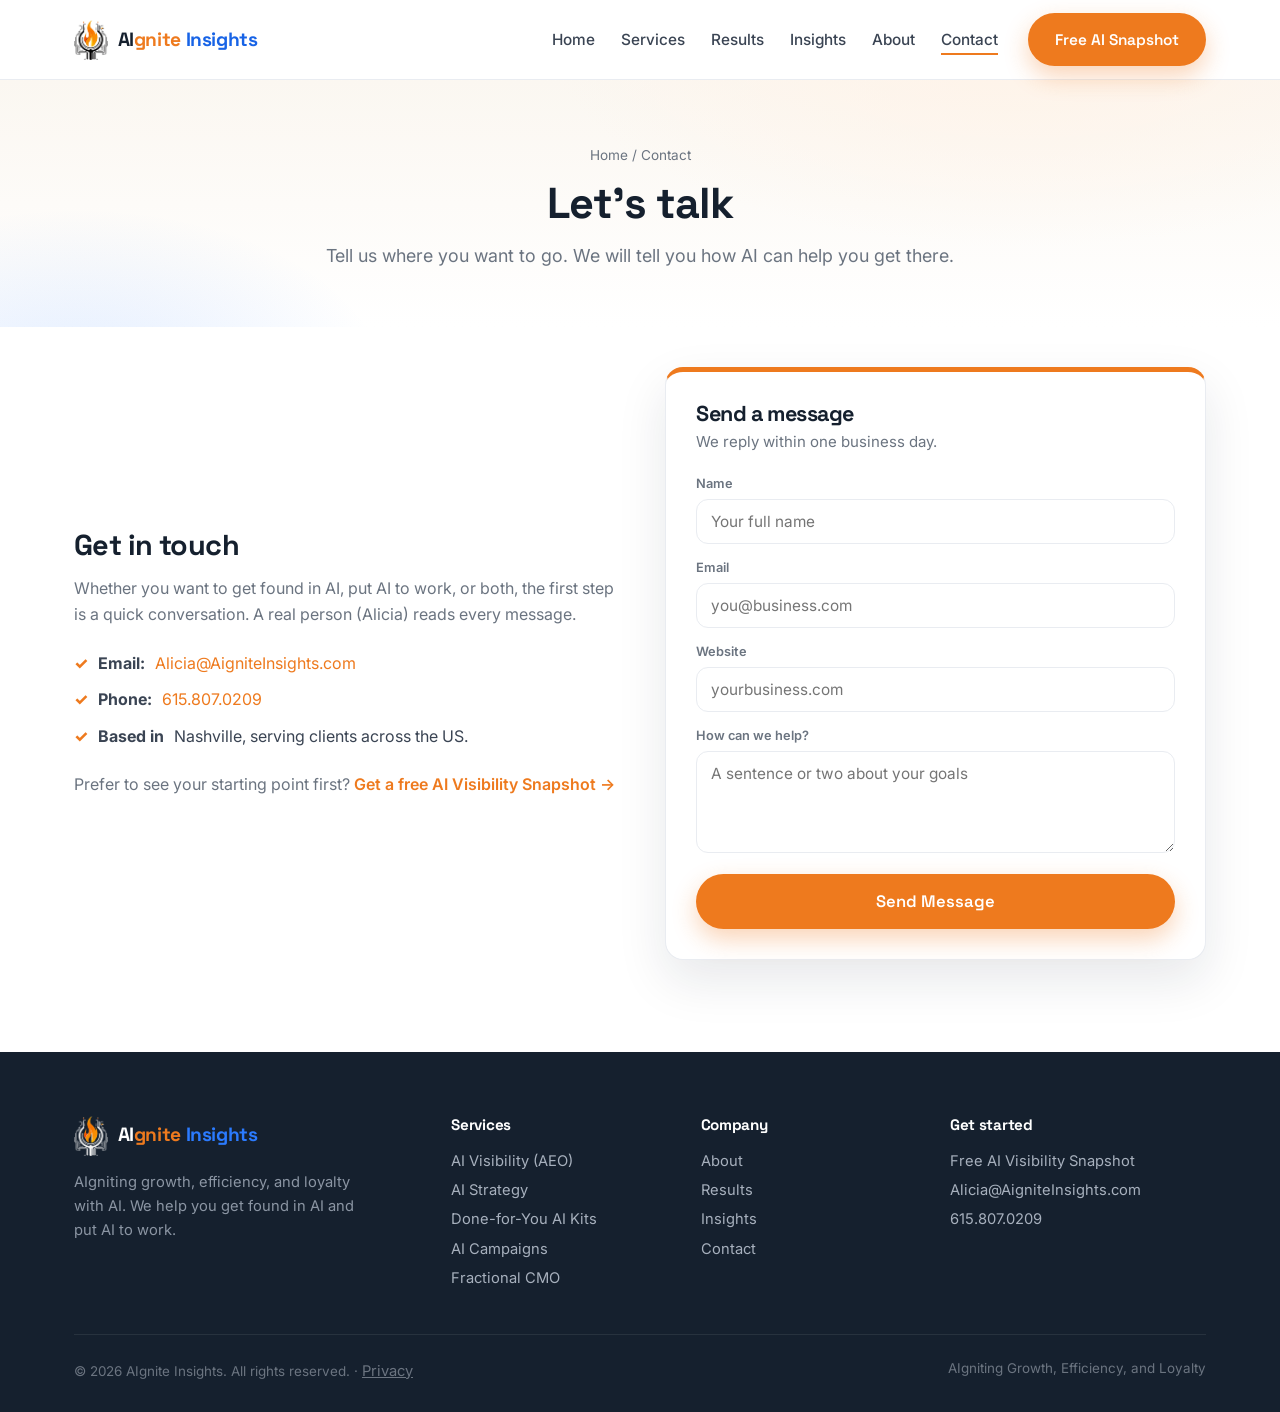
<file: contact.html>
<!DOCTYPE html>
<html lang="en">
<head>
  <meta charset="UTF-8" />
  <meta name="viewport" content="width=device-width, initial-scale=1.0" />
  <title>Contact | AIgnite Insights</title>
  <meta name="description" content="Contact AIgnite Insights. Email Alicia@AigniteInsights.com or call 615.807.0209 to talk about getting found in AI and putting AI to work." />
  <link rel="preconnect" href="https://fonts.googleapis.com" />
  <link rel="preconnect" href="https://fonts.gstatic.com" crossorigin />
  <link href="https://fonts.googleapis.com/css2?family=Inter:wght@400;500;600;700&family=Space+Grotesk:wght@500;600;700&display=swap" rel="stylesheet" />
  <link rel="icon" type="image/png" href="assets/favicon.png" />
  <link rel="stylesheet" href="css/style.css" />
  <link rel="canonical" href="https://aigniteinsights.com/contact.html" />
  <meta property="og:type" content="website" />
  <meta property="og:site_name" content="AIgnite Insights" />
  <meta property="og:title" content="Contact | AIgnite Insights" />
  <meta property="og:description" content="Talk with AIgnite Insights about getting found in AI and putting AI to work." />
  <meta property="og:url" content="https://aigniteinsights.com/contact.html" />
  <meta property="og:image" content="https://aigniteinsights.com/assets/logo-wordmark-dark.png" />
  <meta name="twitter:card" content="summary_large_image" />
  <script type="application/ld+json">
  {"@context":"https://schema.org","@graph":[
    {"@type":"BreadcrumbList","itemListElement":[
      {"@type":"ListItem","position":1,"name":"Home","item":"https://aigniteinsights.com/"},
      {"@type":"ListItem","position":2,"name":"Contact","item":"https://aigniteinsights.com/contact.html"}]},
    {"@type":"ContactPage","name":"Contact AIgnite Insights","url":"https://aigniteinsights.com/contact.html","mainEntity":{"@type":"Organization","name":"AIgnite Insights","email":"Alicia@AigniteInsights.com","telephone":"+1-615-807-0209"}}
  ]}
  </script>
</head>
<body>
  <header class="header">
    <div class="container nav">
      <a href="index.html" class="logo"><img src="assets/logo-mark-dark.png" alt="AIgnite Insights" /><b>AI<span class="lo">gnite</span> <span class="lb">Insights</span></b></a>
      <nav class="nav__menu">
        <ul class="nav__links">
          <li><a href="index.html">Home</a></li>
          <li><a href="services.html">Services</a></li>
          <li><a href="results.html">Results</a></li>
          <li><a href="insights.html">Insights</a></li>
          <li><a href="about.html">About</a></li>
          <li><a href="contact.html" class="active">Contact</a></li>
        </ul>
        <a href="free-audit.html" class="btn btn--primary">Free AI Snapshot</a>
      </nav>
      <button class="nav__toggle" aria-label="Menu"><span></span><span></span><span></span></button>
    </div>
  </header>

  <section class="page-hero">
    <div class="container">
      <div class="breadcrumb"><a href="index.html">Home</a> / Contact</div>
      <h1>Let's talk</h1>
      <p>Tell us where you want to go. We will tell you how AI can help you get there.</p>
    </div>
  </section>

  <section class="section" style="padding-top:40px">
    <div class="container">
      <div class="split">
        <div class="reveal">
          <h2 style="font-size:1.8rem;margin-bottom:14px">Get in touch</h2>
          <p style="color:var(--muted);margin-bottom:22px">Whether you want to get found in AI, put AI to work, or both, the first step is a quick conversation. A real person (Alicia) reads every message.</p>
          <div class="prose"><ul>
            <li><b>Email:</b> <a href="mailto:Alicia@AigniteInsights.com" style="color:var(--orange)">Alicia@AigniteInsights.com</a></li>
            <li><b>Phone:</b> <a href="tel:6158070209" style="color:var(--orange)">615.807.0209</a></li>
            <li><b>Based in</b> Nashville, serving clients across the US.</li>
          </ul></div>
          <p style="margin-top:22px;color:var(--muted)">Prefer to see your starting point first? <a href="free-audit.html" style="color:var(--orange);font-weight:600">Get a free AI Visibility Snapshot &rarr;</a></p>
        </div>
        <div class="reveal">
          <form class="form-card" data-lead>
            <h3>Send a message</h3>
            <p>We reply within one business day.</p>
            <div class="field"><label for="n">Name</label><input id="n" name="name" type="text" placeholder="Your full name" required /></div>
            <div class="field"><label for="e">Email</label><input id="e" name="email" type="email" placeholder="you@business.com" required /></div>
            <div class="field"><label for="w">Website</label><input id="w" name="website" type="text" placeholder="yourbusiness.com" /></div>
            <div class="field"><label for="m">How can we help?</label><textarea id="m" name="message" rows="4" placeholder="A sentence or two about your goals"></textarea></div>
            <button type="submit" class="btn btn--primary btn--block btn--lg">Send Message</button>
          </form>
        </div>
      </div>
    </div>
  </section>

  <footer class="footer">
    <div class="container">
      <div class="footer__grid">
        <div>
          <a href="index.html" class="logo"><img src="assets/logo-mark-white.png" alt="AIgnite Insights" style="height:40px" /><b>AI<span class="lo">gnite</span> <span class="lb">Insights</span></b></a>
          <p class="footer__about">AIgniting growth, efficiency, and loyalty with AI. We help you get found in AI and put AI to work.</p>
        </div>
        <div><h4>Services</h4><a href="services.html">AI Visibility (AEO)</a><br/><a href="services.html">AI Strategy</a><br/><a href="services.html">Done-for-You AI Kits</a><br/><a href="services.html">AI Campaigns</a><br/><a href="services.html">Fractional CMO</a></div>
        <div><h4>Company</h4><a href="about.html">About</a><br/><a href="results.html">Results</a><br/><a href="insights.html">Insights</a><br/><a href="contact.html">Contact</a></div>
        <div><h4>Get started</h4><a href="free-audit.html">Free AI Visibility Snapshot</a><br/><a href="mailto:Alicia@AigniteInsights.com">Alicia@AigniteInsights.com</a><br/><a href="tel:6158070209">615.807.0209</a></div>
      </div>
      <div class="footer__bottom">
        <span>&copy; <span id="year">2026</span> AIgnite Insights. All rights reserved. &middot; <a href="https://aigniteinsights.com/privacy.html" style="color:inherit;text-decoration:underline">Privacy</a></span>
        <span>AIgniting Growth, Efficiency, and Loyalty</span>
      </div>
    </div>
  </footer>
  <script src="js/main.js"></script>
</body>
</html>
</file>
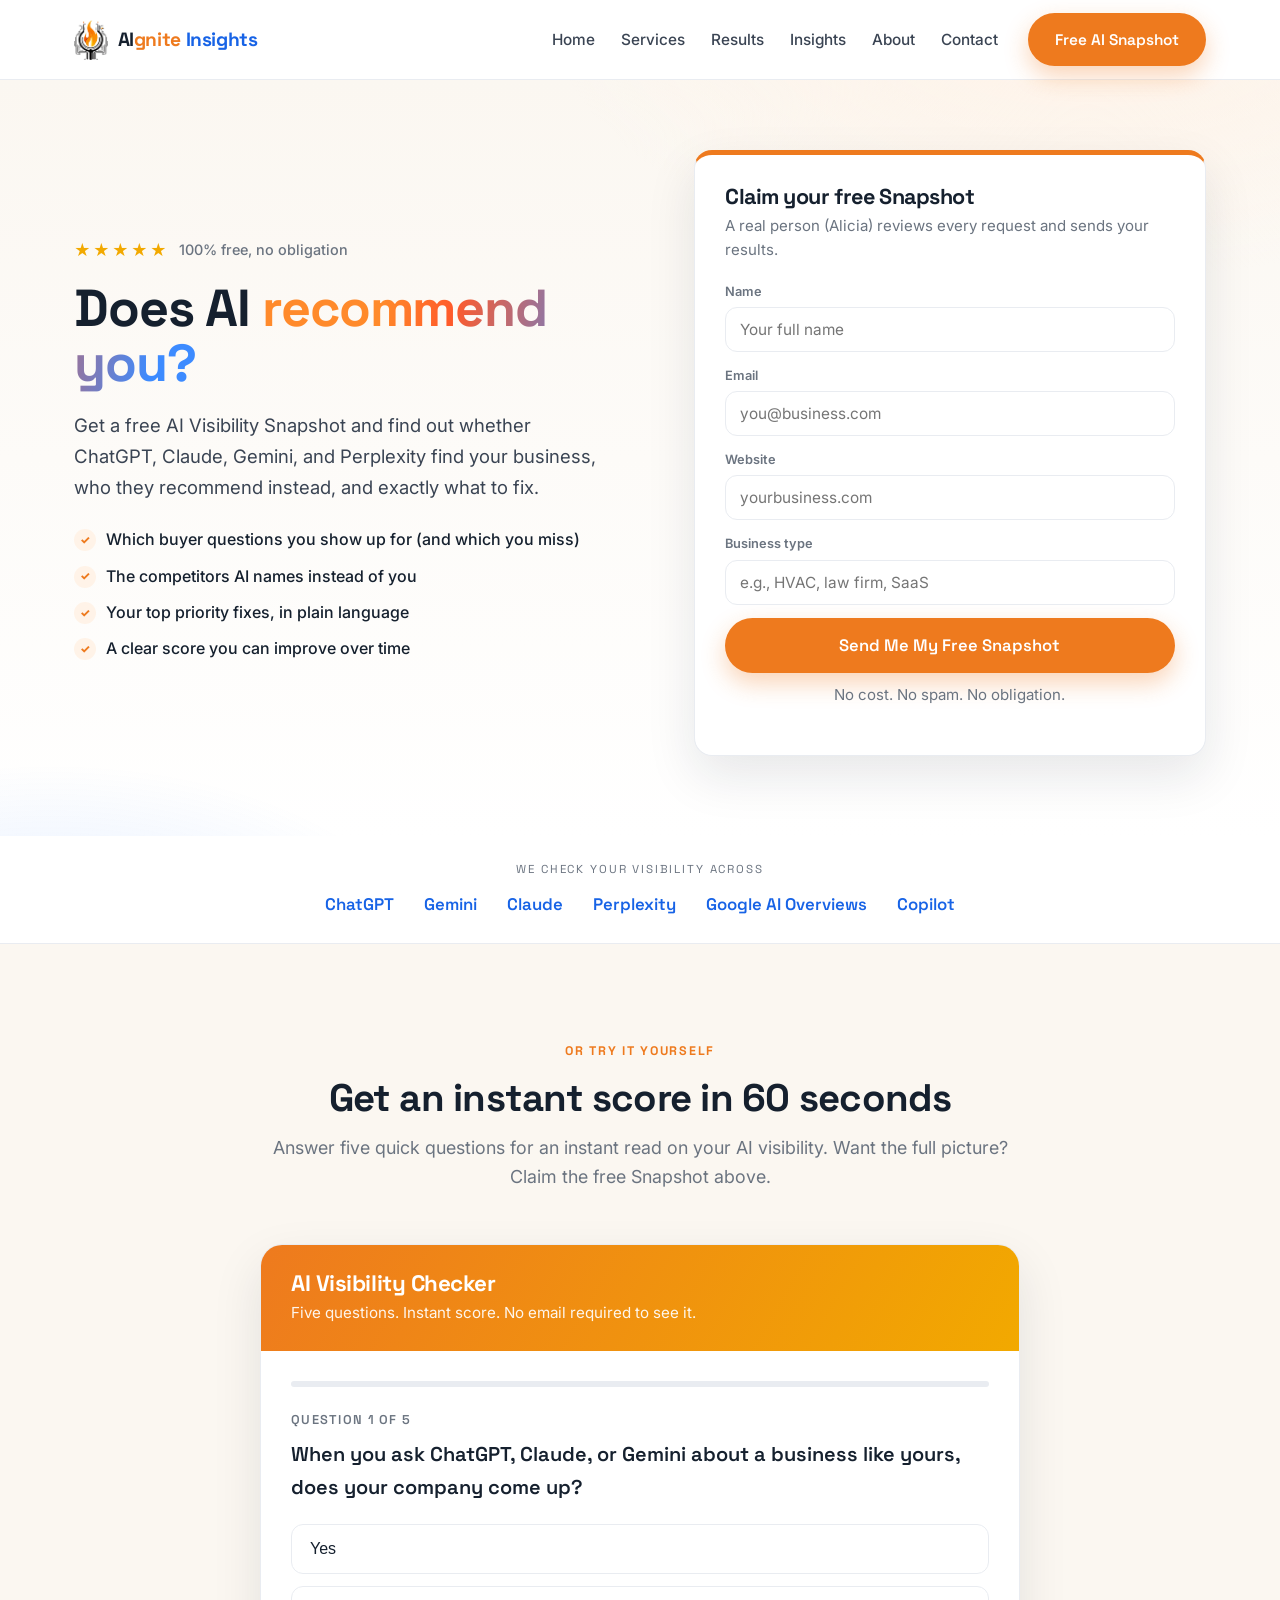
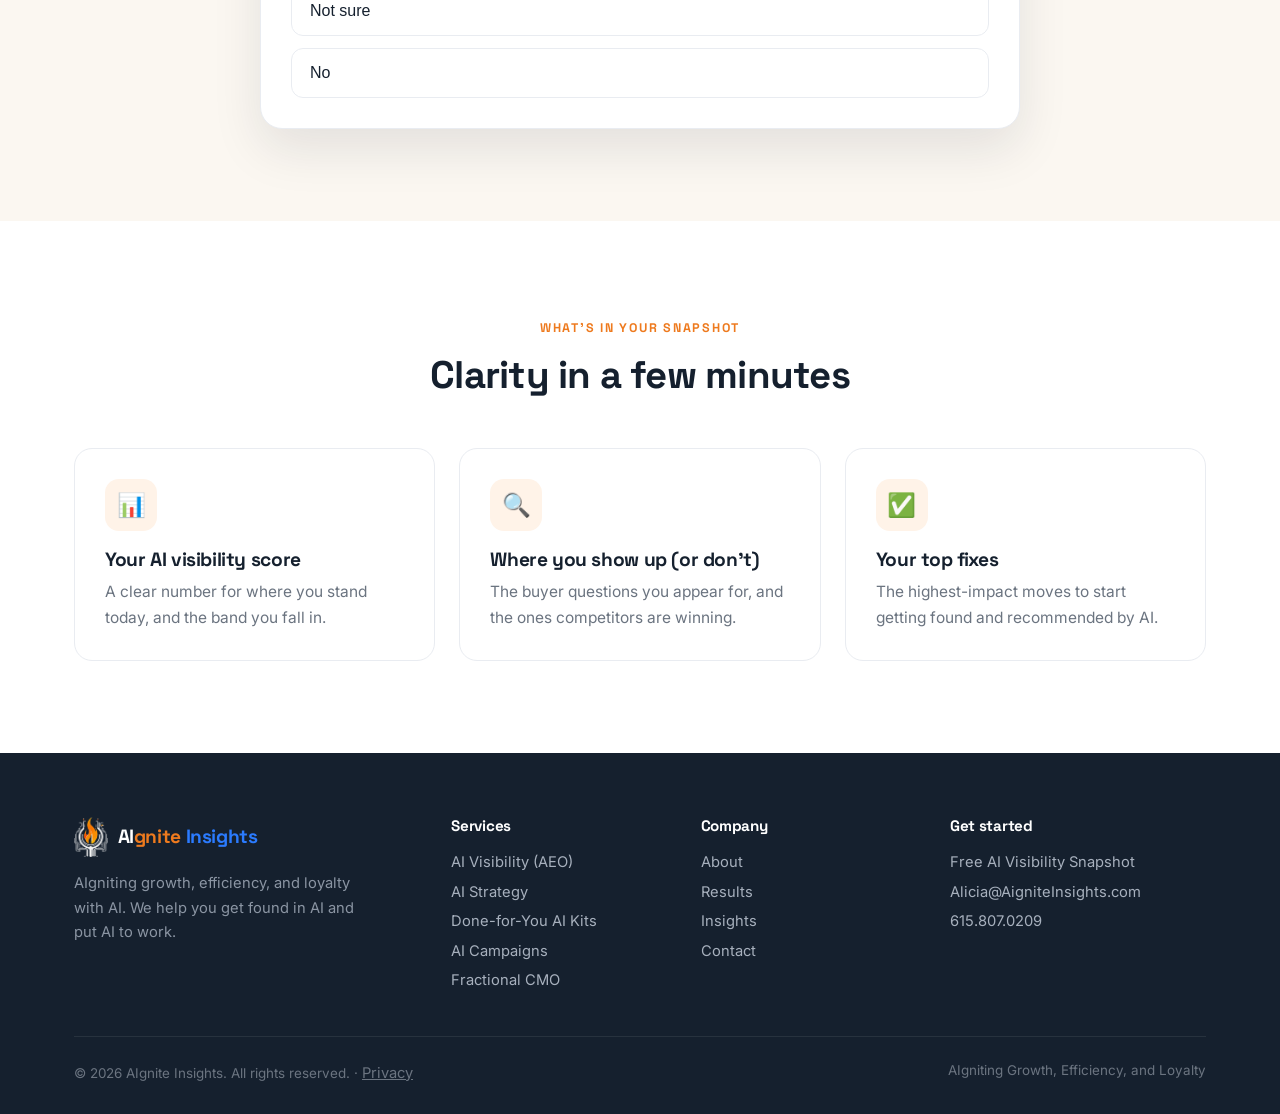
<file: free-audit.html>
<!DOCTYPE html>
<html lang="en">
<head>
  <meta charset="UTF-8" />
  <meta name="viewport" content="width=device-width, initial-scale=1.0" />
  <title>Free AI Visibility Snapshot | AIgnite Insights</title>
  <meta name="description" content="Get a free AI Visibility Snapshot from AIgnite Insights. See whether ChatGPT, Claude, Gemini, and Perplexity find and recommend your business, and what to fix." />
  <link rel="preconnect" href="https://fonts.googleapis.com" />
  <link rel="preconnect" href="https://fonts.gstatic.com" crossorigin />
  <link href="https://fonts.googleapis.com/css2?family=Inter:wght@400;500;600;700&family=Space+Grotesk:wght@500;600;700&display=swap" rel="stylesheet" />
  <link rel="icon" type="image/png" href="assets/favicon.png" />
  <link rel="stylesheet" href="css/style.css" />
  <link rel="canonical" href="https://aigniteinsights.com/free-audit.html" />
  <meta property="og:type" content="website" />
  <meta property="og:site_name" content="AIgnite Insights" />
  <meta property="og:title" content="Free AI Visibility Snapshot | AIgnite Insights" />
  <meta property="og:description" content="See whether ChatGPT, Claude, Gemini, and Perplexity find and recommend your business, and what to fix." />
  <meta property="og:url" content="https://aigniteinsights.com/free-audit.html" />
  <meta property="og:image" content="https://aigniteinsights.com/assets/logo-wordmark-dark.png" />
  <meta name="twitter:card" content="summary_large_image" />
  <script type="application/ld+json">
  {"@context":"https://schema.org","@graph":[
    {"@type":"BreadcrumbList","itemListElement":[
      {"@type":"ListItem","position":1,"name":"Home","item":"https://aigniteinsights.com/"},
      {"@type":"ListItem","position":2,"name":"Free AI Visibility Snapshot","item":"https://aigniteinsights.com/free-audit.html"}]},
    {"@type":"Service","name":"Free AI Visibility Snapshot","provider":{"@type":"Organization","name":"AIgnite Insights"},"description":"A free assessment of how visible a business is across AI search engines, with the top gaps and fixes.","areaServed":"US"}
  ]}
  </script>
</head>
<body>
  <header class="header">
    <div class="container nav">
      <a href="index.html" class="logo"><img src="assets/logo-mark-dark.png" alt="AIgnite Insights" /><b>AI<span class="lo">gnite</span> <span class="lb">Insights</span></b></a>
      <nav class="nav__menu">
        <ul class="nav__links">
          <li><a href="index.html">Home</a></li>
          <li><a href="services.html">Services</a></li>
          <li><a href="results.html">Results</a></li>
          <li><a href="insights.html">Insights</a></li>
          <li><a href="about.html">About</a></li>
          <li><a href="contact.html">Contact</a></li>
        </ul>
        <a href="#form" class="btn btn--primary">Free AI Snapshot</a>
      </nav>
      <button class="nav__toggle" aria-label="Menu"><span></span><span></span><span></span></button>
    </div>
  </header>

  <section class="hero" id="form">
    <div class="container hero__grid">
      <div>
        <div class="hero__rating"><span class="stars">&#9733;&#9733;&#9733;&#9733;&#9733;</span> 100% free, no obligation</div>
        <h1>Does AI <span class="grad">recommend you?</span></h1>
        <p class="hero__lead">Get a free AI Visibility Snapshot and find out whether ChatGPT, Claude, Gemini, and Perplexity find your business, who they recommend instead, and exactly what to fix.</p>
        <ul class="hero__points">
          <li>Which buyer questions you show up for (and which you miss)</li>
          <li>The competitors AI names instead of you</li>
          <li>Your top priority fixes, in plain language</li>
          <li>A clear score you can improve over time</li>
        </ul>
      </div>
      <div class="reveal">
        <form class="form-card" data-lead>
          <h3>Claim your free Snapshot</h3>
          <p>A real person (Alicia) reviews every request and sends your results.</p>
          <div class="field"><label for="n">Name</label><input id="n" name="name" type="text" placeholder="Your full name" required /></div>
          <div class="field"><label for="e">Email</label><input id="e" name="email" type="email" placeholder="you@business.com" required /></div>
          <div class="field"><label for="w">Website</label><input id="w" name="website" type="text" placeholder="yourbusiness.com" required /></div>
          <div class="field"><label for="b">Business type</label><input id="b" name="businesstype" type="text" placeholder="e.g., HVAC, law firm, SaaS" /></div>
          <button type="submit" class="btn btn--primary btn--block btn--lg">Send Me My Free Snapshot</button>
          <p class="form-note">No cost. No spam. No obligation.</p>
        </form>
      </div>
    </div>
  </section>

  <section class="trustbar">
    <div class="container">
      <p>We check your visibility across</p>
      <span>ChatGPT</span><span>Gemini</span><span>Claude</span><span>Perplexity</span><span>Google AI Overviews</span><span>Copilot</span>
    </div>
  </section>

  <!-- Try the checker first -->
  <section class="section section--cream">
    <div class="container">
      <div class="section-head center reveal">
        <span class="eyebrow">Or Try It Yourself</span>
        <h2>Get an instant score in 60 seconds</h2>
        <p>Answer five quick questions for an instant read on your AI visibility. Want the full picture? Claim the free Snapshot above.</p>
      </div>
      <div class="checker reveal" id="checker">
        <div class="checker__head"><h3>AI Visibility Checker</h3><p>Five questions. Instant score. No email required to see it.</p></div>
        <div class="checker__body" id="checkerBody"></div>
      </div>
    </div>
  </section>

  <!-- What you get -->
  <section class="section">
    <div class="container">
      <div class="section-head center reveal">
        <span class="eyebrow">What's In Your Snapshot</span>
        <h2>Clarity in a few minutes</h2>
      </div>
      <div class="grid grid-3">
        <div class="card reveal"><div class="card__icon">&#128202;</div><h3>Your AI visibility score</h3><p>A clear number for where you stand today, and the band you fall in.</p></div>
        <div class="card reveal"><div class="card__icon">&#128269;</div><h3>Where you show up (or don't)</h3><p>The buyer questions you appear for, and the ones competitors are winning.</p></div>
        <div class="card reveal"><div class="card__icon">&#9989;</div><h3>Your top fixes</h3><p>The highest-impact moves to start getting found and recommended by AI.</p></div>
      </div>
    </div>
  </section>

  <footer class="footer">
    <div class="container">
      <div class="footer__grid">
        <div>
          <a href="index.html" class="logo"><img src="assets/logo-mark-white.png" alt="AIgnite Insights" style="height:40px" /><b>AI<span class="lo">gnite</span> <span class="lb">Insights</span></b></a>
          <p class="footer__about">AIgniting growth, efficiency, and loyalty with AI. We help you get found in AI and put AI to work.</p>
        </div>
        <div><h4>Services</h4><a href="services.html">AI Visibility (AEO)</a><br/><a href="services.html">AI Strategy</a><br/><a href="services.html">Done-for-You AI Kits</a><br/><a href="services.html">AI Campaigns</a><br/><a href="services.html">Fractional CMO</a></div>
        <div><h4>Company</h4><a href="about.html">About</a><br/><a href="results.html">Results</a><br/><a href="insights.html">Insights</a><br/><a href="contact.html">Contact</a></div>
        <div><h4>Get started</h4><a href="free-audit.html">Free AI Visibility Snapshot</a><br/><a href="mailto:Alicia@AigniteInsights.com">Alicia@AigniteInsights.com</a><br/><a href="tel:6158070209">615.807.0209</a></div>
      </div>
      <div class="footer__bottom">
        <span>&copy; <span id="year">2026</span> AIgnite Insights. All rights reserved. &middot; <a href="https://aigniteinsights.com/privacy.html" style="color:inherit;text-decoration:underline">Privacy</a></span>
        <span>AIgniting Growth, Efficiency, and Loyalty</span>
      </div>
    </div>
  </footer>
  <script src="js/main.js"></script>
</body>
</html>
</file>
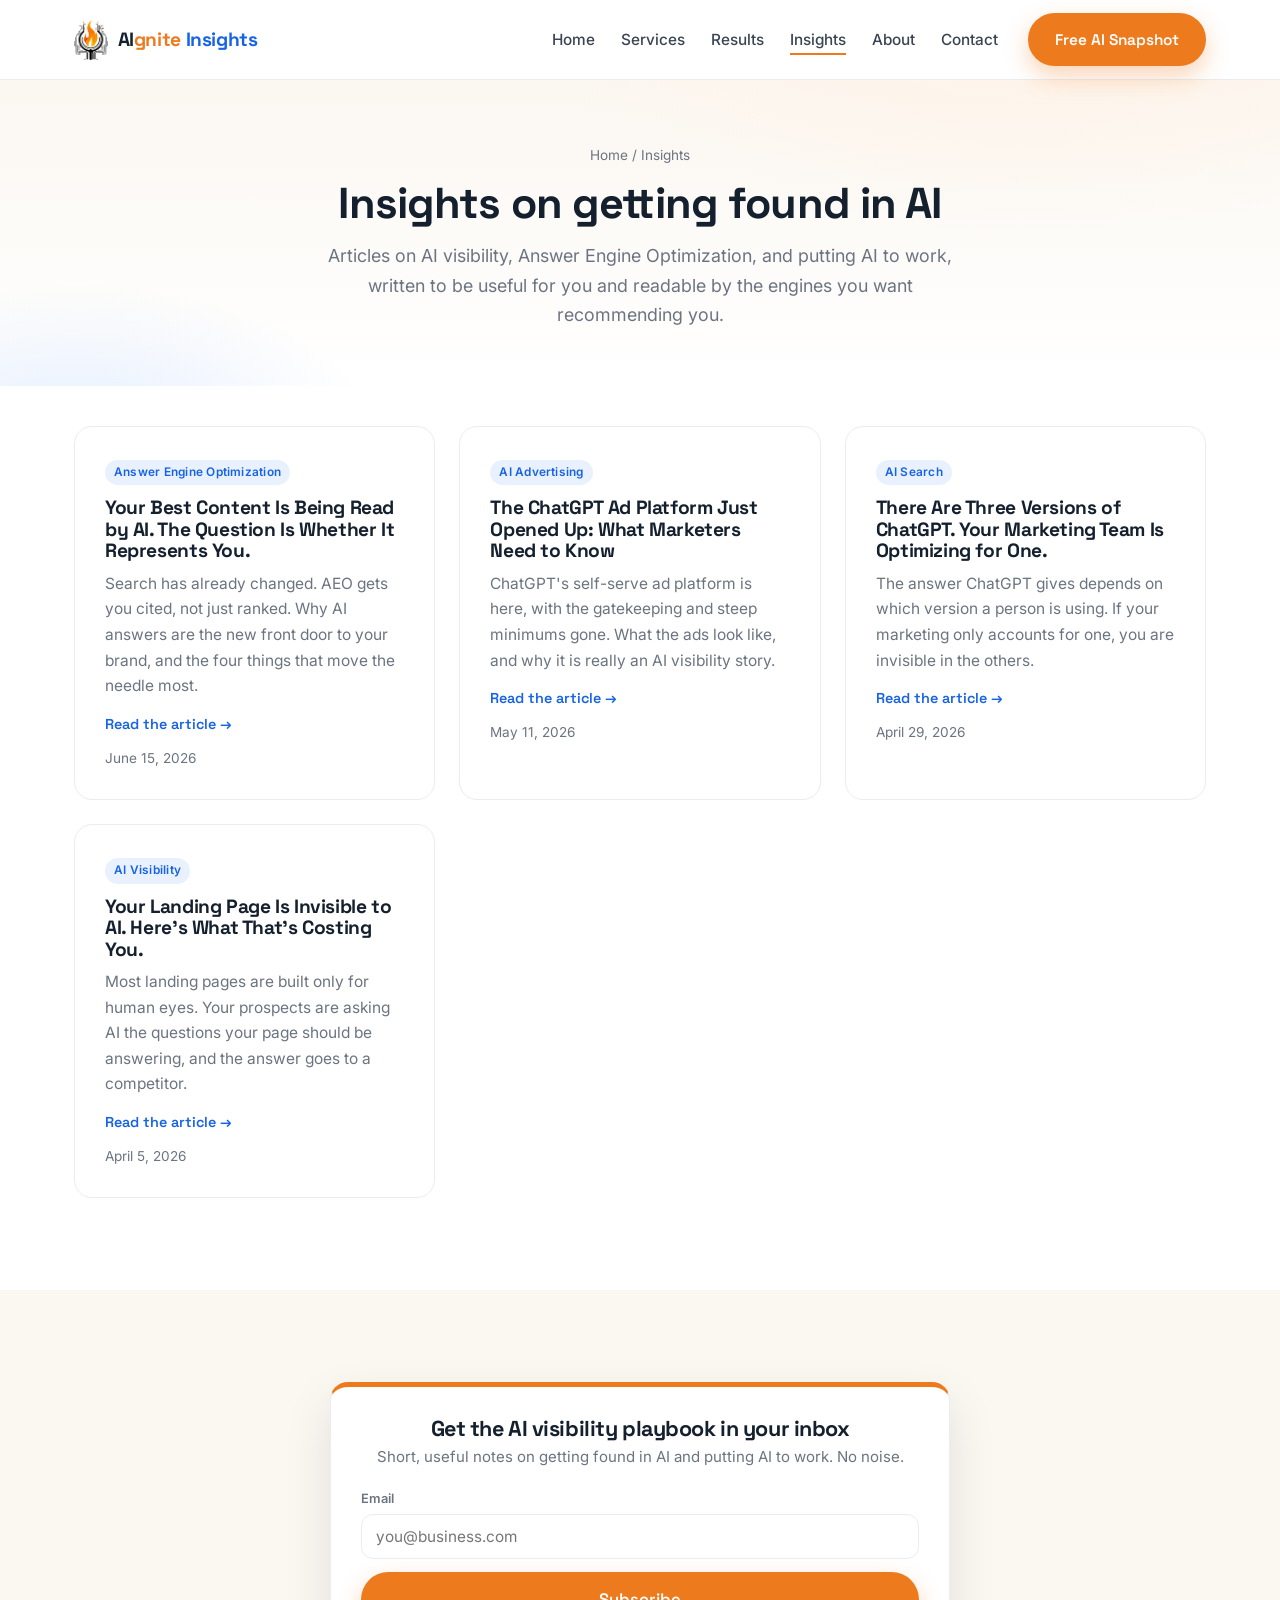
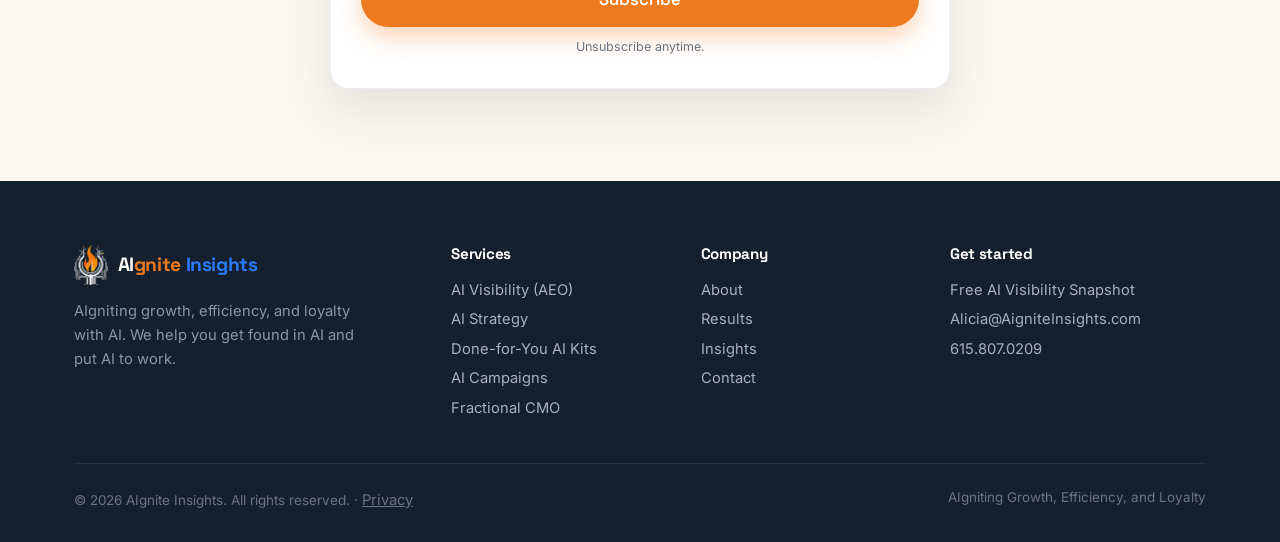
<file: insights.html>
<!DOCTYPE html>
<html lang="en">
<head>
  <meta charset="UTF-8" />
  <meta name="viewport" content="width=device-width, initial-scale=1.0" />
  <title>Insights | AIgnite Insights</title>
  <meta name="description" content="Guides and insights on AI visibility, Answer Engine Optimization (AEO), GEO, and putting AI to work in your business, from AIgnite Insights." />
  <link rel="preconnect" href="https://fonts.googleapis.com" />
  <link rel="preconnect" href="https://fonts.gstatic.com" crossorigin />
  <link href="https://fonts.googleapis.com/css2?family=Inter:wght@400;500;600;700&family=Space+Grotesk:wght@500;600;700&display=swap" rel="stylesheet" />
  <link rel="icon" type="image/png" href="assets/favicon.png" />
  <link rel="stylesheet" href="css/style.css" />
  <link rel="canonical" href="https://aigniteinsights.com/insights.html" />
  <meta property="og:type" content="website" />
  <meta property="og:site_name" content="AIgnite Insights" />
  <meta property="og:title" content="Insights | AIgnite Insights" />
  <meta property="og:description" content="Guides on AI visibility, AEO, GEO, and putting AI to work in your business." />
  <meta property="og:url" content="https://aigniteinsights.com/insights.html" />
  <meta property="og:image" content="https://aigniteinsights.com/assets/logo-wordmark-dark.png" />
  <meta name="twitter:card" content="summary_large_image" />
  <script type="application/ld+json">
  {"@context":"https://schema.org","@graph":[
    {"@type":"BreadcrumbList","itemListElement":[
      {"@type":"ListItem","position":1,"name":"Home","item":"https://aigniteinsights.com/"},
      {"@type":"ListItem","position":2,"name":"Resources","item":"https://aigniteinsights.com/insights.html"}]},
    {"@type":"Blog","name":"AIgnite Insights","url":"https://aigniteinsights.com/insights.html","publisher":{"@type":"Organization","name":"AIgnite Insights"},"blogPost":[
      {"@type":"BlogPosting","headline":"Your Best Content Is Being Read by AI. The Question Is Whether It Represents You.","url":"https://aigniteinsights.com/insights/best-content-read-by-ai.html","datePublished":"2026-06-15","author":{"@type":"Person","name":"Alicia Childers"}},
      {"@type":"BlogPosting","headline":"The ChatGPT Ad Platform Just Opened Up: What Marketers Need to Know","url":"https://aigniteinsights.com/insights/chatgpt-ad-platform.html","datePublished":"2026-05-11","author":{"@type":"Person","name":"Alicia Childers"}},
      {"@type":"BlogPosting","headline":"There Are Three Versions of ChatGPT. Your Marketing Team Is Optimizing for One.","url":"https://aigniteinsights.com/insights/three-versions-of-chatgpt.html","datePublished":"2026-04-29","author":{"@type":"Person","name":"Alicia Childers"}},
      {"@type":"BlogPosting","headline":"Your Landing Page Is Invisible to AI. Here's What That's Costing You.","url":"https://aigniteinsights.com/insights/landing-page-invisible-to-ai.html","datePublished":"2026-04-05","author":{"@type":"Person","name":"Alicia Childers"}}]}
  ]}
  </script>
</head>
<body>
  <header class="header">
    <div class="container nav">
      <a href="index.html" class="logo"><img src="assets/logo-mark-dark.png" alt="AIgnite Insights" /><b>AI<span class="lo">gnite</span> <span class="lb">Insights</span></b></a>
      <nav class="nav__menu">
        <ul class="nav__links">
          <li><a href="index.html">Home</a></li>
          <li><a href="services.html">Services</a></li>
          <li><a href="results.html">Results</a></li>
          <li><a href="insights.html" class="active">Insights</a></li>
          <li><a href="about.html">About</a></li>
          <li><a href="contact.html">Contact</a></li>
        </ul>
        <a href="free-audit.html" class="btn btn--primary">Free AI Snapshot</a>
      </nav>
      <button class="nav__toggle" aria-label="Menu"><span></span><span></span><span></span></button>
    </div>
  </header>

  <section class="page-hero">
    <div class="container">
      <div class="breadcrumb"><a href="index.html">Home</a> / Insights</div>
      <h1>Insights on getting found in AI</h1>
      <p>Articles on AI visibility, Answer Engine Optimization, and putting AI to work, written to be useful for you and readable by the engines you want recommending you.</p>
    </div>
  </section>

  <section class="section" style="padding-top:40px">
    <div class="container">
      <div class="grid grid-3">
        <article class="card post-card reveal">
          <span class="tag">Answer Engine Optimization</span>
          <h3>Your Best Content Is Being Read by AI. The Question Is Whether It Represents You.</h3>
          <p>Search has already changed. AEO gets you cited, not just ranked. Why AI answers are the new front door to your brand, and the four things that move the needle most.</p>
          <a href="insights/best-content-read-by-ai.html" class="more">Read the article &rarr;</a>
          <span class="post-date">June 15, 2026</span>
        </article>
        <article class="card post-card reveal">
          <span class="tag">AI Advertising</span>
          <h3>The ChatGPT Ad Platform Just Opened Up: What Marketers Need to Know</h3>
          <p>ChatGPT's self-serve ad platform is here, with the gatekeeping and steep minimums gone. What the ads look like, and why it is really an AI visibility story.</p>
          <a href="insights/chatgpt-ad-platform.html" class="more">Read the article &rarr;</a>
          <span class="post-date">May 11, 2026</span>
        </article>
        <article class="card post-card reveal">
          <span class="tag">AI Search</span>
          <h3>There Are Three Versions of ChatGPT. Your Marketing Team Is Optimizing for One.</h3>
          <p>The answer ChatGPT gives depends on which version a person is using. If your marketing only accounts for one, you are invisible in the others.</p>
          <a href="insights/three-versions-of-chatgpt.html" class="more">Read the article &rarr;</a>
          <span class="post-date">April 29, 2026</span>
        </article>
        <article class="card post-card reveal">
          <span class="tag">AI Visibility</span>
          <h3>Your Landing Page Is Invisible to AI. Here's What That's Costing You.</h3>
          <p>Most landing pages are built only for human eyes. Your prospects are asking AI the questions your page should be answering, and the answer goes to a competitor.</p>
          <a href="insights/landing-page-invisible-to-ai.html" class="more">Read the article &rarr;</a>
          <span class="post-date">April 5, 2026</span>
        </article>
      </div>
    </div>
  </section>

  <section class="section section--cream">
    <div class="container">
      <div class="form-card reveal" style="max-width:620px;margin:0 auto;text-align:center">
        <h3>Get the AI visibility playbook in your inbox</h3>
        <p>Short, useful notes on getting found in AI and putting AI to work. No noise.</p>
        <form data-lead style="text-align:left">
          <div class="field"><label for="e">Email</label><input id="e" name="email" type="email" placeholder="you@business.com" required /></div>
          <button type="submit" class="btn btn--primary btn--block btn--lg">Subscribe</button>
          <p class="form-note">Unsubscribe anytime.</p>
        </form>
      </div>
    </div>
  </section>

  <footer class="footer">
    <div class="container">
      <div class="footer__grid">
        <div>
          <a href="index.html" class="logo"><img src="assets/logo-mark-white.png" alt="AIgnite Insights" style="height:40px" /><b>AI<span class="lo">gnite</span> <span class="lb">Insights</span></b></a>
          <p class="footer__about">AIgniting growth, efficiency, and loyalty with AI. We help you get found in AI and put AI to work.</p>
        </div>
        <div><h4>Services</h4><a href="services.html">AI Visibility (AEO)</a><br/><a href="services.html">AI Strategy</a><br/><a href="services.html">Done-for-You AI Kits</a><br/><a href="services.html">AI Campaigns</a><br/><a href="services.html">Fractional CMO</a></div>
        <div><h4>Company</h4><a href="about.html">About</a><br/><a href="results.html">Results</a><br/><a href="insights.html">Insights</a><br/><a href="contact.html">Contact</a></div>
        <div><h4>Get started</h4><a href="free-audit.html">Free AI Visibility Snapshot</a><br/><a href="mailto:Alicia@AigniteInsights.com">Alicia@AigniteInsights.com</a><br/><a href="tel:6158070209">615.807.0209</a></div>
      </div>
      <div class="footer__bottom">
        <span>&copy; <span id="year">2026</span> AIgnite Insights. All rights reserved. &middot; <a href="https://aigniteinsights.com/privacy.html" style="color:inherit;text-decoration:underline">Privacy</a></span>
        <span>AIgniting Growth, Efficiency, and Loyalty</span>
      </div>
    </div>
  </footer>
  <script src="js/main.js"></script>
</body>
</html>
</file>
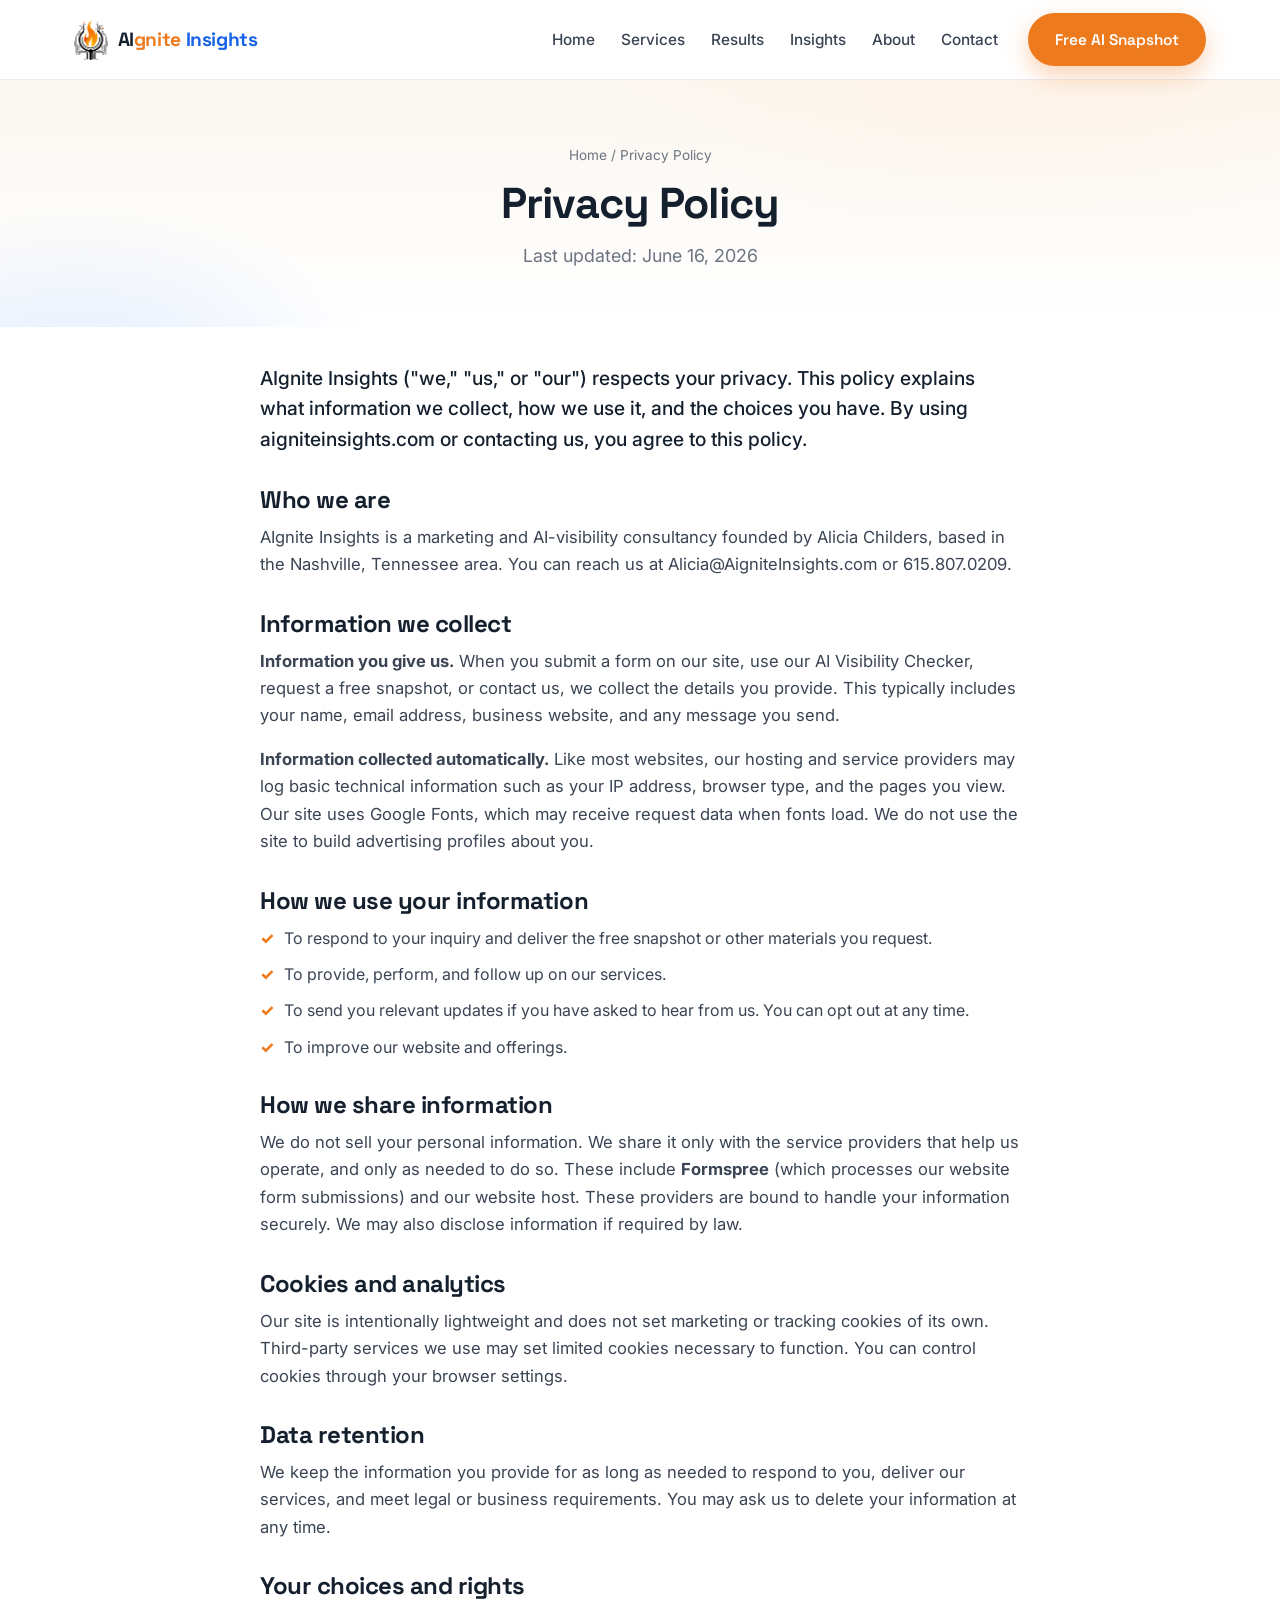
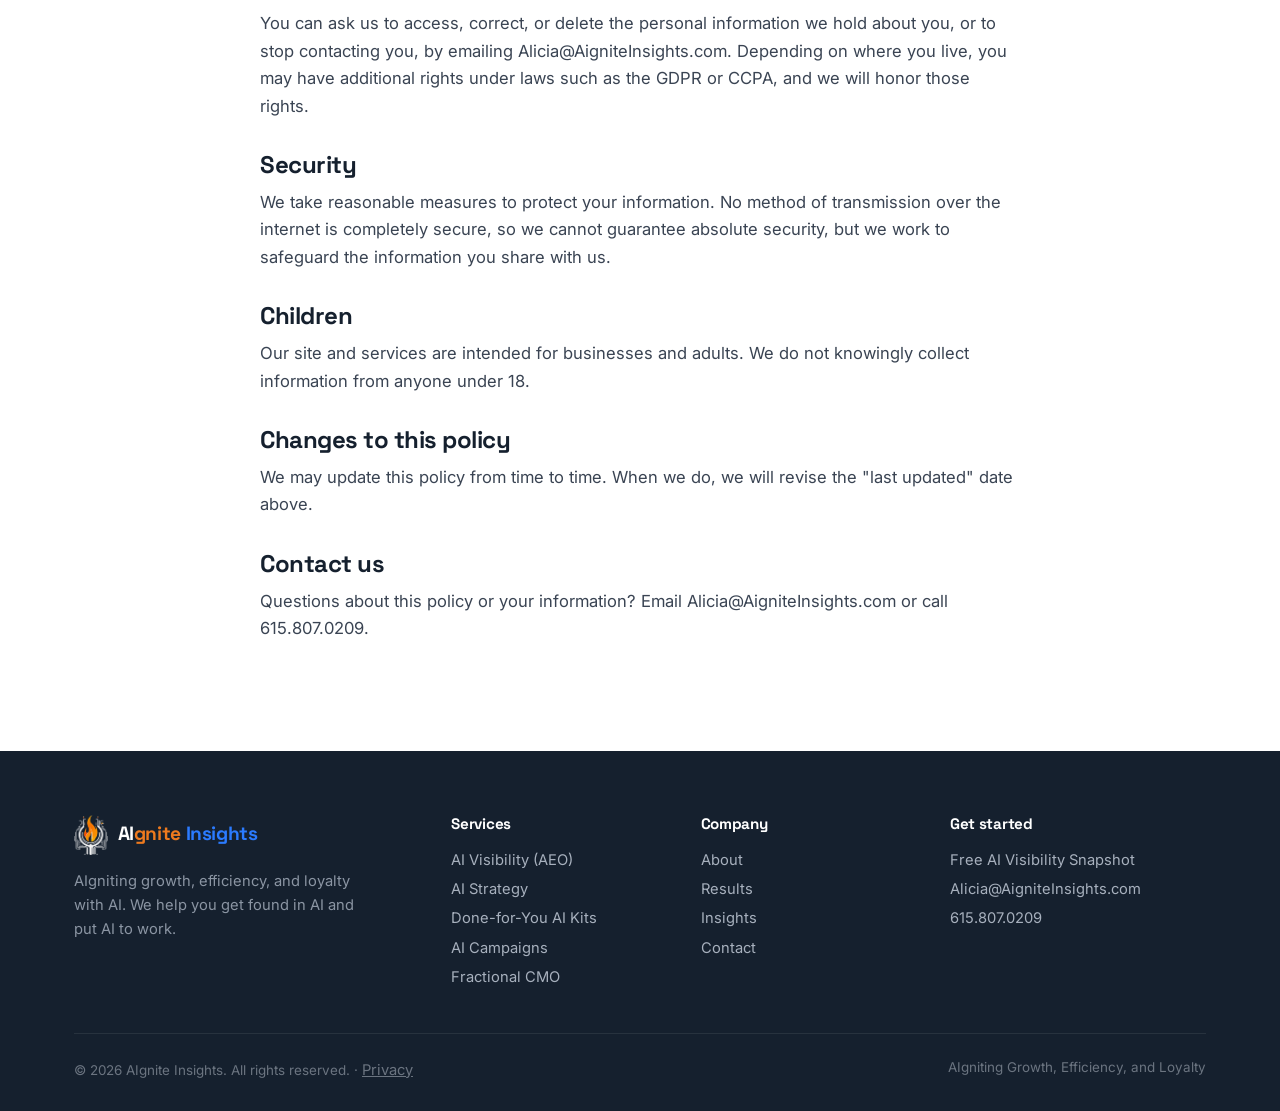
<file: privacy.html>
<!DOCTYPE html>
<html lang="en">
<head>
  <meta charset="UTF-8" />
  <meta name="viewport" content="width=device-width, initial-scale=1.0" />
  <title>Privacy Policy | AIgnite Insights</title>
  <meta name="description" content="How AIgnite Insights collects, uses, and protects your information." />
  <link rel="preconnect" href="https://fonts.googleapis.com" />
  <link rel="preconnect" href="https://fonts.gstatic.com" crossorigin />
  <link href="https://fonts.googleapis.com/css2?family=Inter:wght@400;500;600;700&family=Space+Grotesk:wght@500;600;700&display=swap" rel="stylesheet" />
  <link rel="icon" type="image/png" href="assets/favicon.png" />
  <link rel="stylesheet" href="css/style.css" />
  <link rel="canonical" href="https://aigniteinsights.com/privacy.html" />
  <meta property="og:type" content="website" />
  <meta property="og:site_name" content="AIgnite Insights" />
  <meta property="og:title" content="Privacy Policy | AIgnite Insights" />
  <meta property="og:url" content="https://aigniteinsights.com/privacy.html" />
  <meta name="robots" content="noindex" />
</head>
<body>
  <header class="header">
    <div class="container nav">
      <a href="index.html" class="logo"><img src="assets/logo-mark-dark.png" alt="AIgnite Insights" /><b>AI<span class="lo">gnite</span> <span class="lb">Insights</span></b></a>
      <nav class="nav__menu">
        <ul class="nav__links">
          <li><a href="index.html">Home</a></li>
          <li><a href="services.html">Services</a></li>
          <li><a href="results.html">Results</a></li>
          <li><a href="insights.html">Insights</a></li>
          <li><a href="about.html">About</a></li>
          <li><a href="contact.html">Contact</a></li>
        </ul>
        <a href="free-audit.html" class="btn btn--primary">Free AI Snapshot</a>
      </nav>
      <button class="nav__toggle" aria-label="Menu"><span></span><span></span><span></span></button>
    </div>
  </header>

  <section class="page-hero">
    <div class="container" style="max-width:820px">
      <div class="breadcrumb"><a href="index.html">Home</a> / Privacy Policy</div>
      <h1>Privacy Policy</h1>
      <p>Last updated: June 16, 2026</p>
    </div>
  </section>

  <section class="section" style="padding-top:36px">
    <div class="container">
      <div class="prose article-body reveal">
        <p class="lead">AIgnite Insights ("we," "us," or "our") respects your privacy. This policy explains what information we collect, how we use it, and the choices you have. By using aigniteinsights.com or contacting us, you agree to this policy.</p>

        <h2>Who we are</h2>
        <p>AIgnite Insights is a marketing and AI-visibility consultancy founded by Alicia Childers, based in the Nashville, Tennessee area. You can reach us at <a href="mailto:Alicia@AigniteInsights.com">Alicia@AigniteInsights.com</a> or 615.807.0209.</p>

        <h2>Information we collect</h2>
        <p><b>Information you give us.</b> When you submit a form on our site, use our AI Visibility Checker, request a free snapshot, or contact us, we collect the details you provide. This typically includes your name, email address, business website, and any message you send.</p>
        <p><b>Information collected automatically.</b> Like most websites, our hosting and service providers may log basic technical information such as your IP address, browser type, and the pages you view. Our site uses Google Fonts, which may receive request data when fonts load. We do not use the site to build advertising profiles about you.</p>

        <h2>How we use your information</h2>
        <ul>
          <li>To respond to your inquiry and deliver the free snapshot or other materials you request.</li>
          <li>To provide, perform, and follow up on our services.</li>
          <li>To send you relevant updates if you have asked to hear from us. You can opt out at any time.</li>
          <li>To improve our website and offerings.</li>
        </ul>

        <h2>How we share information</h2>
        <p>We do not sell your personal information. We share it only with the service providers that help us operate, and only as needed to do so. These include <b>Formspree</b> (which processes our website form submissions) and our website host. These providers are bound to handle your information securely. We may also disclose information if required by law.</p>

        <h2>Cookies and analytics</h2>
        <p>Our site is intentionally lightweight and does not set marketing or tracking cookies of its own. Third-party services we use may set limited cookies necessary to function. You can control cookies through your browser settings.</p>

        <h2>Data retention</h2>
        <p>We keep the information you provide for as long as needed to respond to you, deliver our services, and meet legal or business requirements. You may ask us to delete your information at any time.</p>

        <h2>Your choices and rights</h2>
        <p>You can ask us to access, correct, or delete the personal information we hold about you, or to stop contacting you, by emailing <a href="mailto:Alicia@AigniteInsights.com">Alicia@AigniteInsights.com</a>. Depending on where you live, you may have additional rights under laws such as the GDPR or CCPA, and we will honor those rights.</p>

        <h2>Security</h2>
        <p>We take reasonable measures to protect your information. No method of transmission over the internet is completely secure, so we cannot guarantee absolute security, but we work to safeguard the information you share with us.</p>

        <h2>Children</h2>
        <p>Our site and services are intended for businesses and adults. We do not knowingly collect information from anyone under 18.</p>

        <h2>Changes to this policy</h2>
        <p>We may update this policy from time to time. When we do, we will revise the "last updated" date above.</p>

        <h2>Contact us</h2>
        <p>Questions about this policy or your information? Email <a href="mailto:Alicia@AigniteInsights.com">Alicia@AigniteInsights.com</a> or call 615.807.0209.</p>
      </div>
    </div>
  </section>

  <footer class="footer">
    <div class="container">
      <div class="footer__grid">
        <div>
          <a href="index.html" class="logo"><img src="assets/logo-mark-white.png" alt="AIgnite Insights" style="height:40px" /><b>AI<span class="lo">gnite</span> <span class="lb">Insights</span></b></a>
          <p class="footer__about">AIgniting growth, efficiency, and loyalty with AI. We help you get found in AI and put AI to work.</p>
        </div>
        <div><h4>Services</h4><a href="services.html">AI Visibility (AEO)</a><br/><a href="services.html">AI Strategy</a><br/><a href="services.html">Done-for-You AI Kits</a><br/><a href="services.html">AI Campaigns</a><br/><a href="services.html">Fractional CMO</a></div>
        <div><h4>Company</h4><a href="about.html">About</a><br/><a href="results.html">Results</a><br/><a href="insights.html">Insights</a><br/><a href="contact.html">Contact</a></div>
        <div><h4>Get started</h4><a href="free-audit.html">Free AI Visibility Snapshot</a><br/><a href="mailto:Alicia@AigniteInsights.com">Alicia@AigniteInsights.com</a><br/><a href="tel:6158070209">615.807.0209</a></div>
      </div>
      <div class="footer__bottom">
        <span>&copy; <span id="year">2026</span> AIgnite Insights. All rights reserved. &middot; <a href="https://aigniteinsights.com/privacy.html" style="color:inherit;text-decoration:underline">Privacy</a></span>
        <span>AIgniting Growth, Efficiency, and Loyalty</span>
      </div>
    </div>
  </footer>
  <script src="js/main.js"></script>
</body>
</html>
</file>
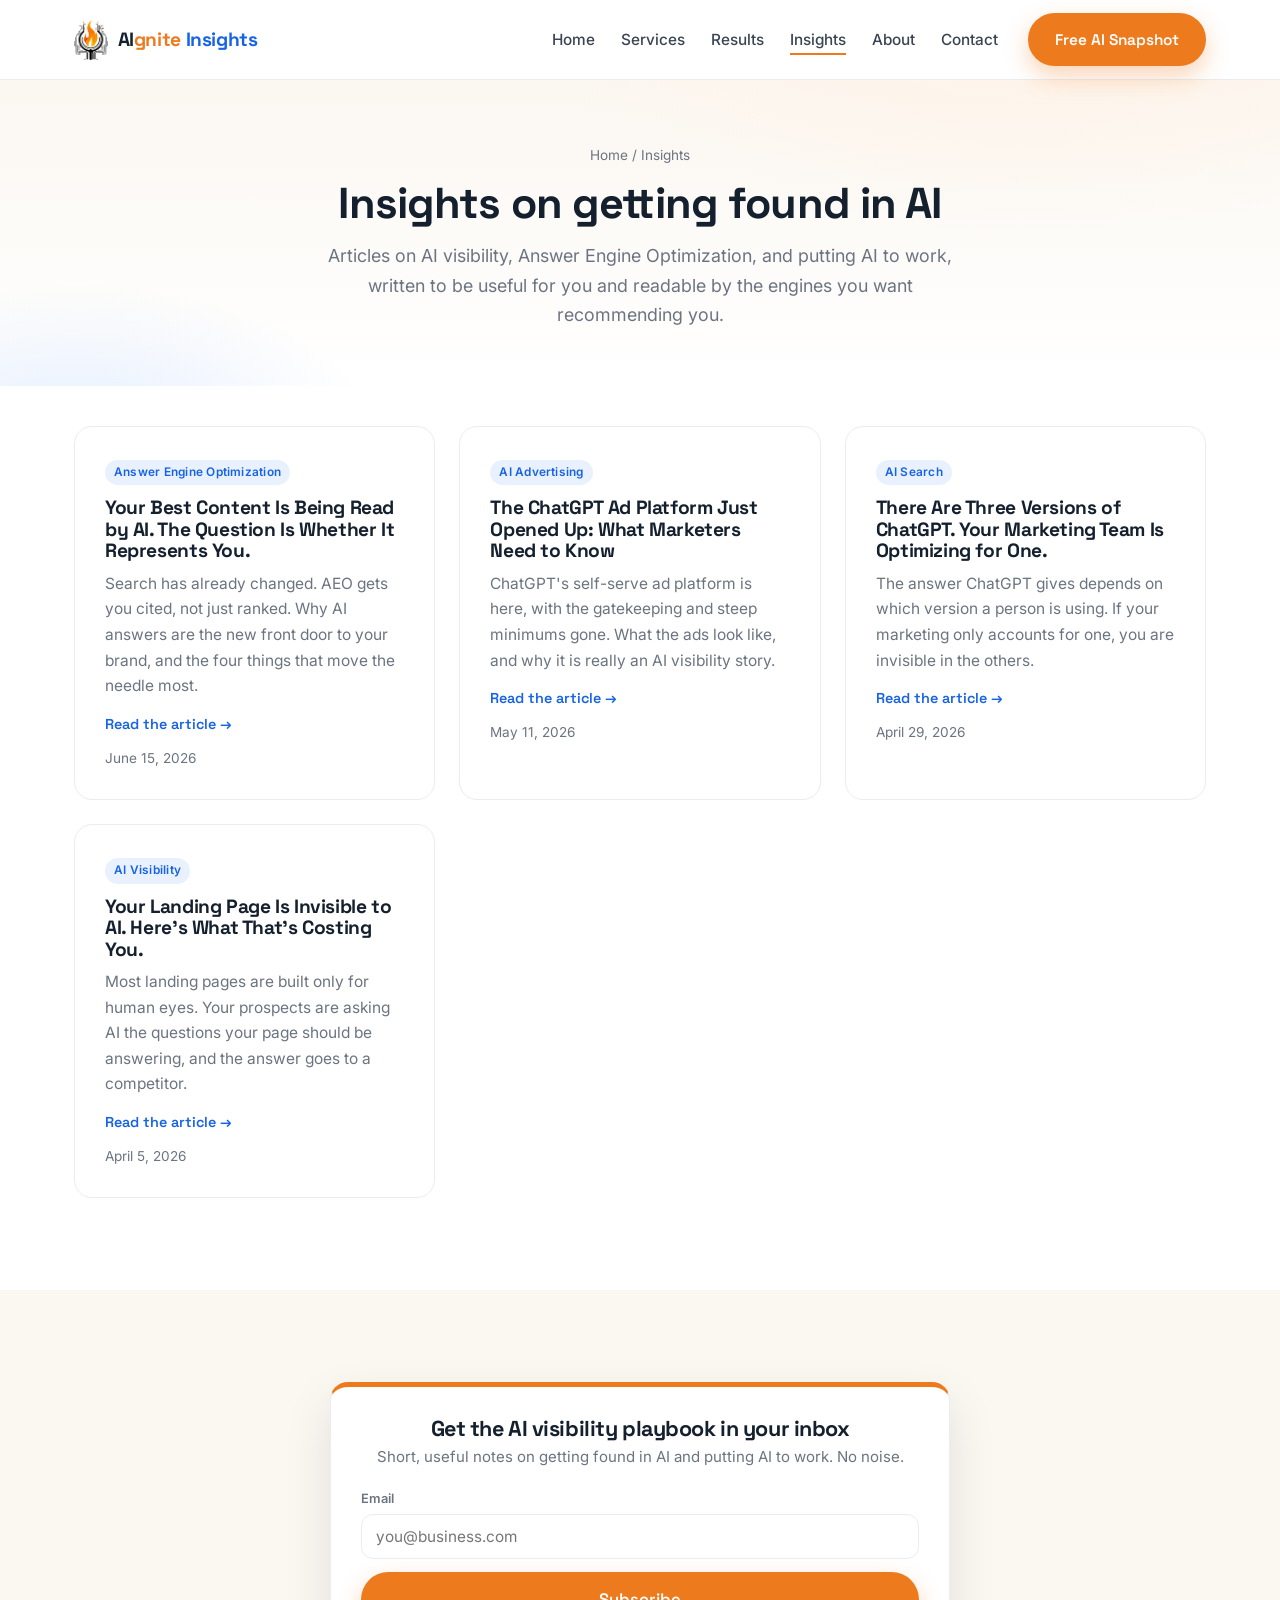
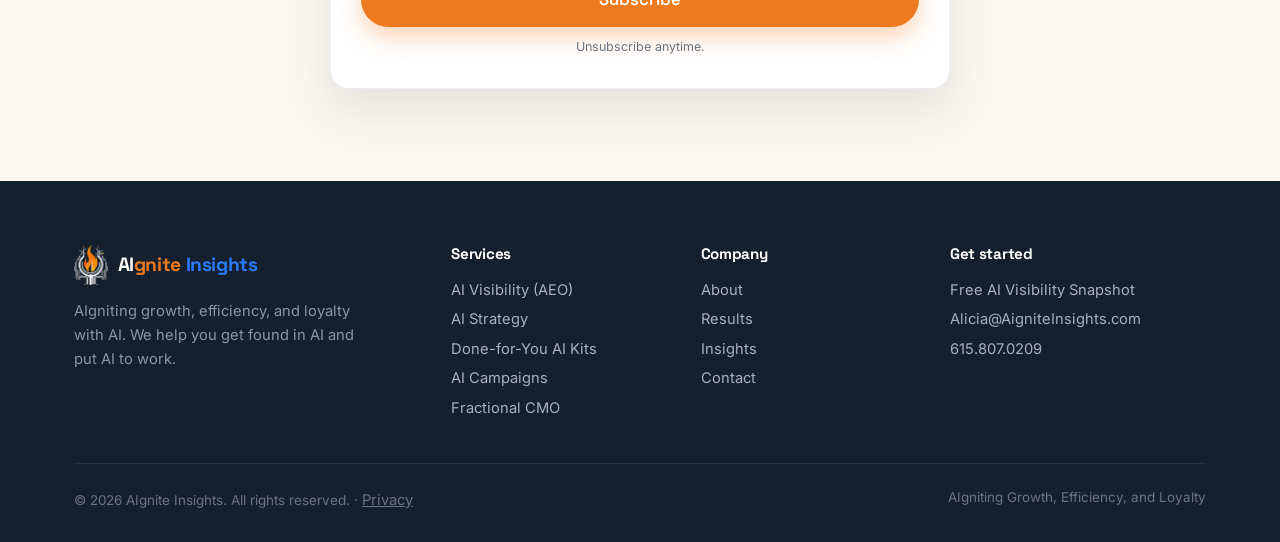
<file: resources.html>
<!DOCTYPE html>
<html lang="en">
<head>
  <meta charset="UTF-8" />
  <title>Insights | AIgnite Insights</title>
  <link rel="canonical" href="https://aigniteinsights.com/insights.html" />
  <meta name="robots" content="noindex" />
  <meta http-equiv="refresh" content="0; url=/insights.html" />
  <script>window.location.replace("/insights.html");</script>
</head>
<body>
  <p>This page has moved to <a href="/insights.html">Insights</a>.</p>
</body>
</html>
</file>
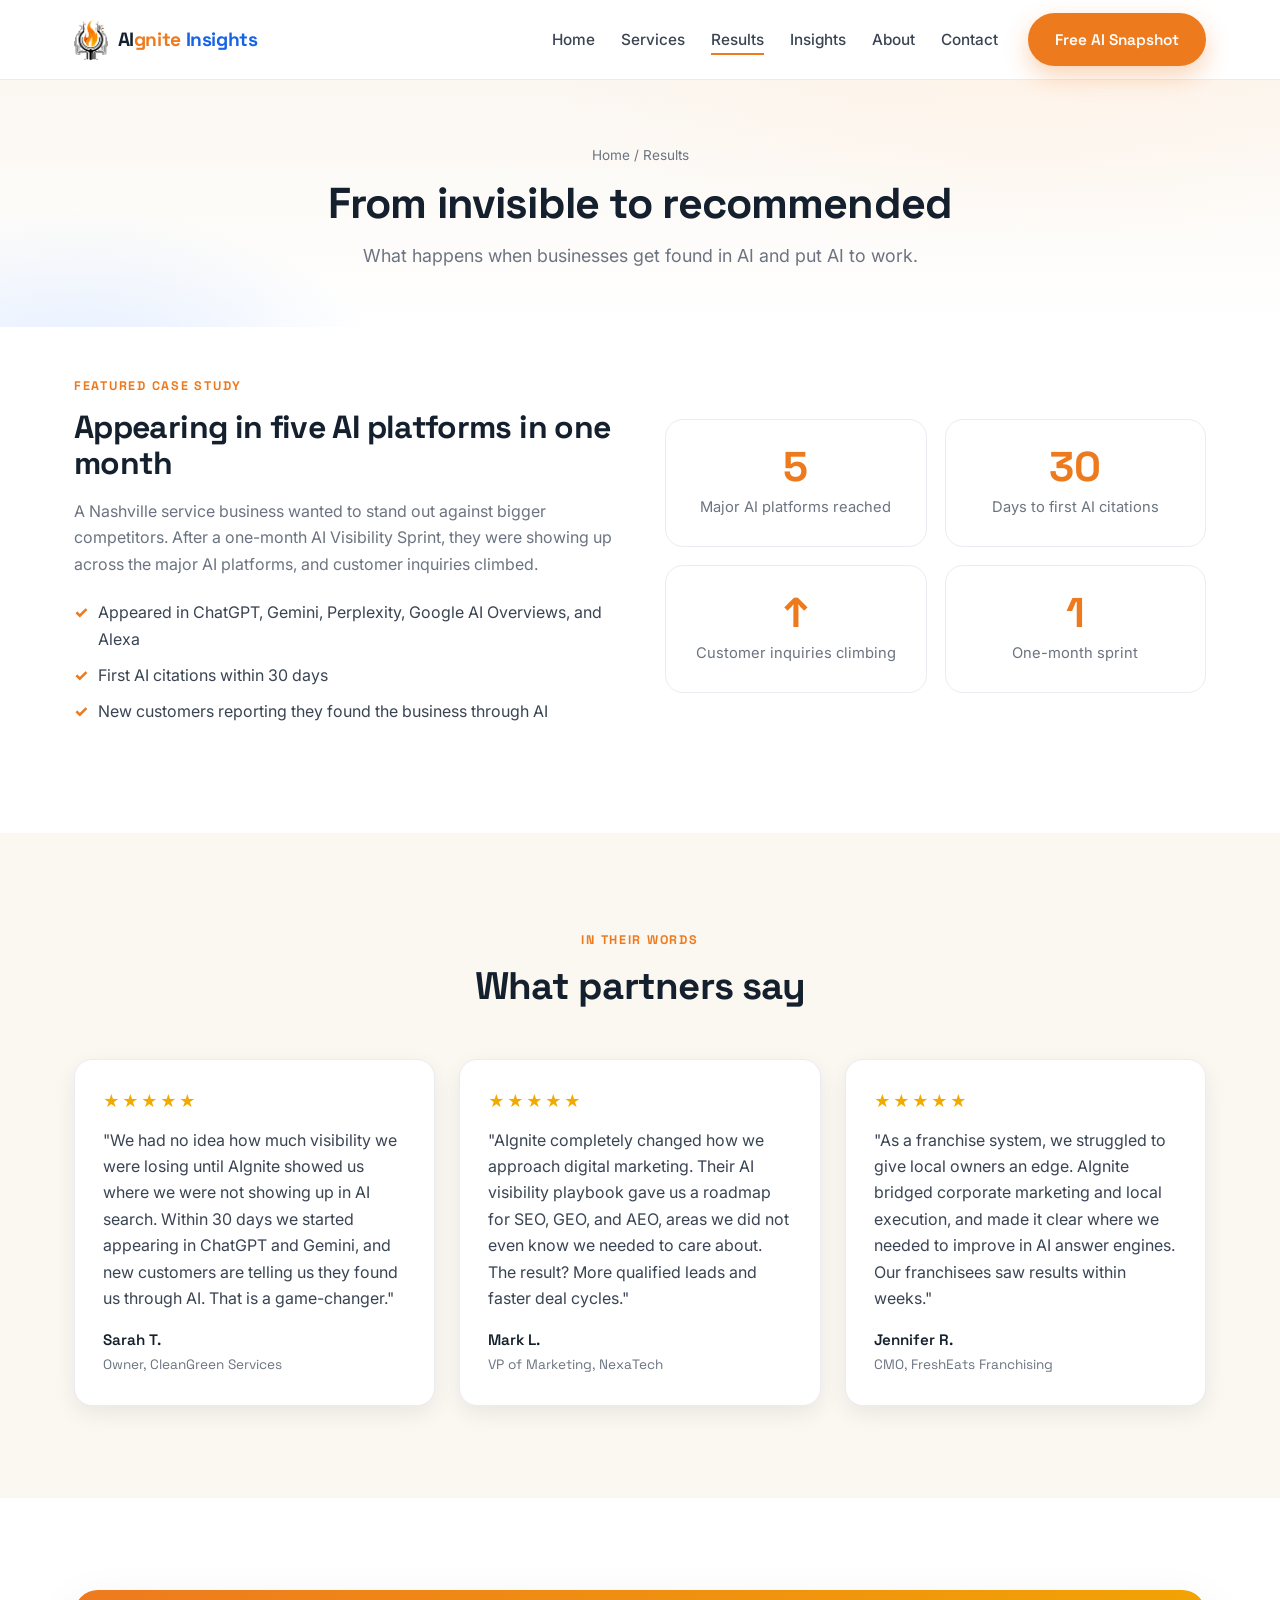
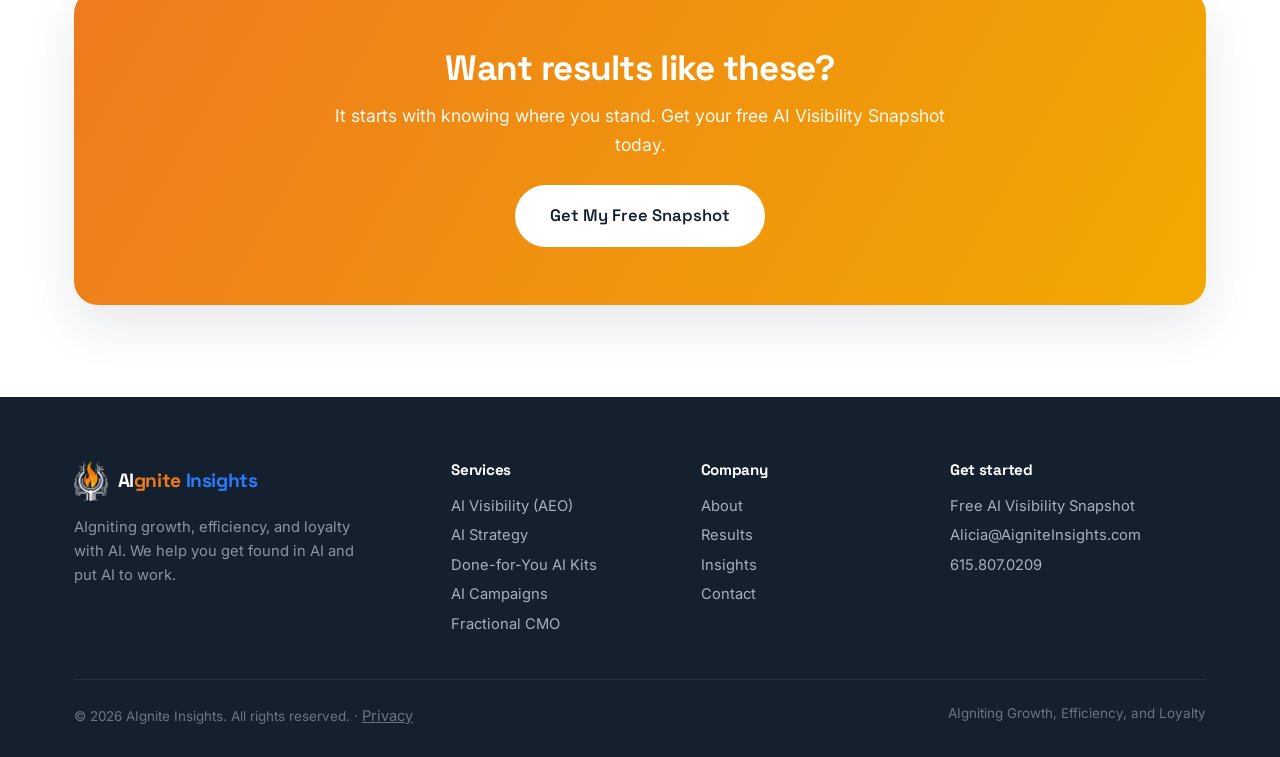
<file: results.html>
<!DOCTYPE html>
<html lang="en">
<head>
  <meta charset="UTF-8" />
  <meta name="viewport" content="width=device-width, initial-scale=1.0" />
  <title>Results | AIgnite Insights</title>
  <meta name="description" content="Real results from AIgnite Insights: businesses appearing in ChatGPT, Claude, Gemini, Perplexity, and Google AI, with more qualified leads and faster growth." />
  <link rel="preconnect" href="https://fonts.googleapis.com" />
  <link rel="preconnect" href="https://fonts.gstatic.com" crossorigin />
  <link href="https://fonts.googleapis.com/css2?family=Inter:wght@400;500;600;700&family=Space+Grotesk:wght@500;600;700&display=swap" rel="stylesheet" />
  <link rel="icon" type="image/png" href="assets/favicon.png" />
  <link rel="stylesheet" href="css/style.css" />
  <link rel="canonical" href="https://aigniteinsights.com/results.html" />
  <meta property="og:type" content="website" />
  <meta property="og:site_name" content="AIgnite Insights" />
  <meta property="og:title" content="Results | AIgnite Insights" />
  <meta property="og:description" content="Businesses appearing across the major AI engines, with more qualified leads and faster growth." />
  <meta property="og:url" content="https://aigniteinsights.com/results.html" />
  <meta property="og:image" content="https://aigniteinsights.com/assets/logo-wordmark-dark.png" />
  <meta name="twitter:card" content="summary_large_image" />
  <script type="application/ld+json">
  {"@context":"https://schema.org","@type":"BreadcrumbList","itemListElement":[
    {"@type":"ListItem","position":1,"name":"Home","item":"https://aigniteinsights.com/"},
    {"@type":"ListItem","position":2,"name":"Results","item":"https://aigniteinsights.com/results.html"}]}
  </script>
</head>
<body>
  <header class="header">
    <div class="container nav">
      <a href="index.html" class="logo"><img src="assets/logo-mark-dark.png" alt="AIgnite Insights" /><b>AI<span class="lo">gnite</span> <span class="lb">Insights</span></b></a>
      <nav class="nav__menu">
        <ul class="nav__links">
          <li><a href="index.html">Home</a></li>
          <li><a href="services.html">Services</a></li>
          <li><a href="results.html" class="active">Results</a></li>
          <li><a href="insights.html">Insights</a></li>
          <li><a href="about.html">About</a></li>
          <li><a href="contact.html">Contact</a></li>
        </ul>
        <a href="free-audit.html" class="btn btn--primary">Free AI Snapshot</a>
      </nav>
      <button class="nav__toggle" aria-label="Menu"><span></span><span></span><span></span></button>
    </div>
  </header>

  <section class="page-hero">
    <div class="container">
      <div class="breadcrumb"><a href="index.html">Home</a> / Results</div>
      <h1>From invisible to recommended</h1>
      <p>What happens when businesses get found in AI and put AI to work.</p>
    </div>
  </section>

  <!-- Featured case study -->
  <section class="section" style="padding-top:44px">
    <div class="container">
      <div class="split">
        <div class="reveal">
          <span class="eyebrow">Featured Case Study</span>
          <h2 style="font-size:2rem">Appearing in five AI platforms in one month</h2>
          <p style="color:var(--muted);margin:16px 0 22px">A Nashville service business wanted to stand out against bigger competitors. After a one-month AI Visibility Sprint, they were showing up across the major AI platforms, and customer inquiries climbed.</p>
          <div class="prose"><ul>
            <li>Appeared in ChatGPT, Gemini, Perplexity, Google AI Overviews, and Alexa</li>
            <li>First AI citations within 30 days</li>
            <li>New customers reporting they found the business through AI</li>
          </ul></div>
        </div>
        <div class="reveal">
          <div class="grid grid-2" style="gap:18px">
            <div class="stat"><div class="stat__num">5</div><div class="stat__lbl">Major AI platforms reached</div></div>
            <div class="stat"><div class="stat__num">30</div><div class="stat__lbl">Days to first AI citations</div></div>
            <div class="stat"><div class="stat__num">&#8593;</div><div class="stat__lbl">Customer inquiries climbing</div></div>
            <div class="stat"><div class="stat__num">1</div><div class="stat__lbl">One-month sprint</div></div>
          </div>
        </div>
      </div>
    </div>
  </section>

  <!-- Testimonials -->
  <section class="section section--cream">
    <div class="container">
      <div class="section-head center reveal">
        <span class="eyebrow">In Their Words</span>
        <h2>What partners say</h2>
      </div>
      <div class="grid grid-3">
        <div class="testi reveal"><div class="testi__stars">&#9733;&#9733;&#9733;&#9733;&#9733;</div><p class="testi__text">"We had no idea how much visibility we were losing until AIgnite showed us where we were not showing up in AI search. Within 30 days we started appearing in ChatGPT and Gemini, and new customers are telling us they found us through AI. That is a game-changer."</p><div class="testi__who">Sarah T.<small>Owner, CleanGreen Services</small></div></div>
        <div class="testi reveal"><div class="testi__stars">&#9733;&#9733;&#9733;&#9733;&#9733;</div><p class="testi__text">"AIgnite completely changed how we approach digital marketing. Their AI visibility playbook gave us a roadmap for SEO, GEO, and AEO, areas we did not even know we needed to care about. The result? More qualified leads and faster deal cycles."</p><div class="testi__who">Mark L.<small>VP of Marketing, NexaTech</small></div></div>
        <div class="testi reveal"><div class="testi__stars">&#9733;&#9733;&#9733;&#9733;&#9733;</div><p class="testi__text">"As a franchise system, we struggled to give local owners an edge. AIgnite bridged corporate marketing and local execution, and made it clear where we needed to improve in AI answer engines. Our franchisees saw results within weeks."</p><div class="testi__who">Jennifer R.<small>CMO, FreshEats Franchising</small></div></div>
      </div>
    </div>
  </section>

  <section class="section">
    <div class="container">
      <div class="cta-banner reveal">
        <h2>Want results like these?</h2>
        <p>It starts with knowing where you stand. Get your free AI Visibility Snapshot today.</p>
        <a href="free-audit.html" class="btn btn--light btn--lg">Get My Free Snapshot</a>
      </div>
    </div>
  </section>

  <footer class="footer">
    <div class="container">
      <div class="footer__grid">
        <div>
          <a href="index.html" class="logo"><img src="assets/logo-mark-white.png" alt="AIgnite Insights" style="height:40px" /><b>AI<span class="lo">gnite</span> <span class="lb">Insights</span></b></a>
          <p class="footer__about">AIgniting growth, efficiency, and loyalty with AI. We help you get found in AI and put AI to work.</p>
        </div>
        <div><h4>Services</h4><a href="services.html">AI Visibility (AEO)</a><br/><a href="services.html">AI Strategy</a><br/><a href="services.html">Done-for-You AI Kits</a><br/><a href="services.html">AI Campaigns</a><br/><a href="services.html">Fractional CMO</a></div>
        <div><h4>Company</h4><a href="about.html">About</a><br/><a href="results.html">Results</a><br/><a href="insights.html">Insights</a><br/><a href="contact.html">Contact</a></div>
        <div><h4>Get started</h4><a href="free-audit.html">Free AI Visibility Snapshot</a><br/><a href="mailto:Alicia@AigniteInsights.com">Alicia@AigniteInsights.com</a><br/><a href="tel:6158070209">615.807.0209</a></div>
      </div>
      <div class="footer__bottom">
        <span>&copy; <span id="year">2026</span> AIgnite Insights. All rights reserved. &middot; <a href="https://aigniteinsights.com/privacy.html" style="color:inherit;text-decoration:underline">Privacy</a></span>
        <span>AIgniting Growth, Efficiency, and Loyalty</span>
      </div>
    </div>
  </footer>
  <script src="js/main.js"></script>
</body>
</html>
</file>
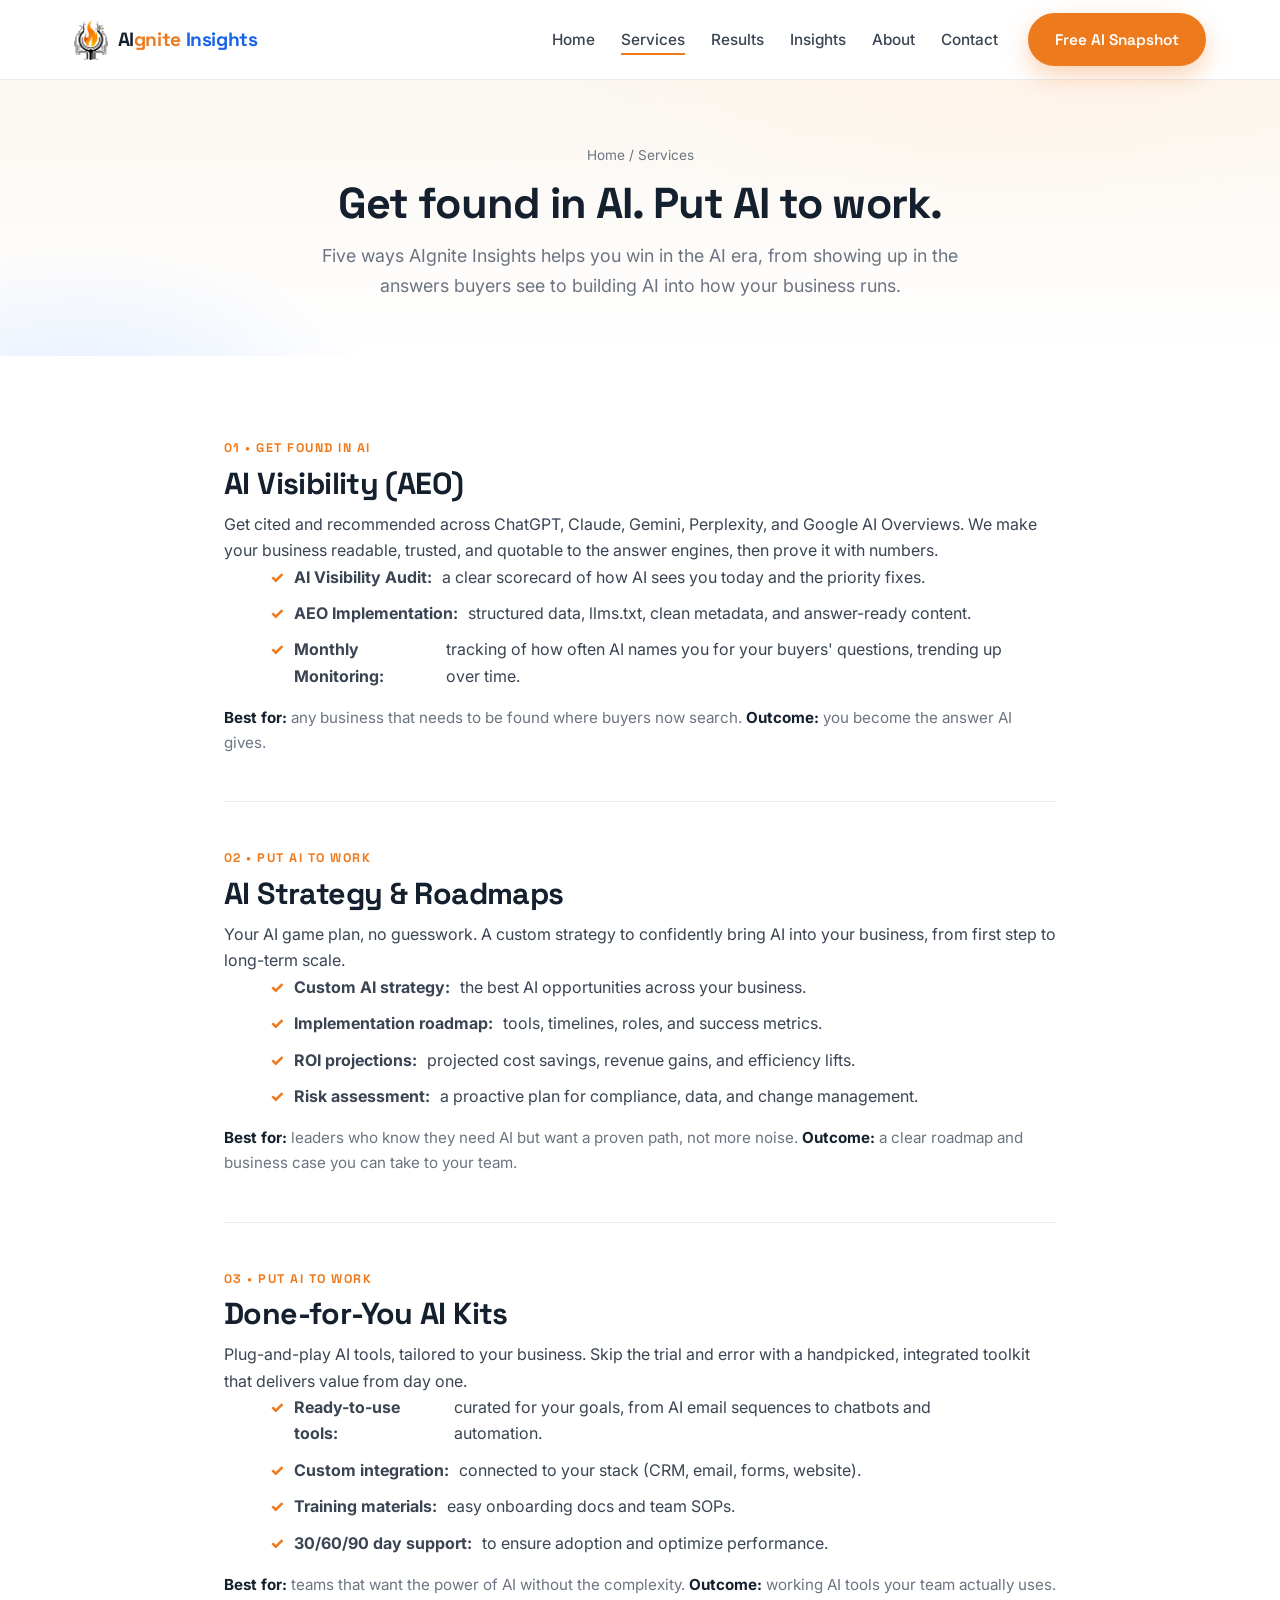
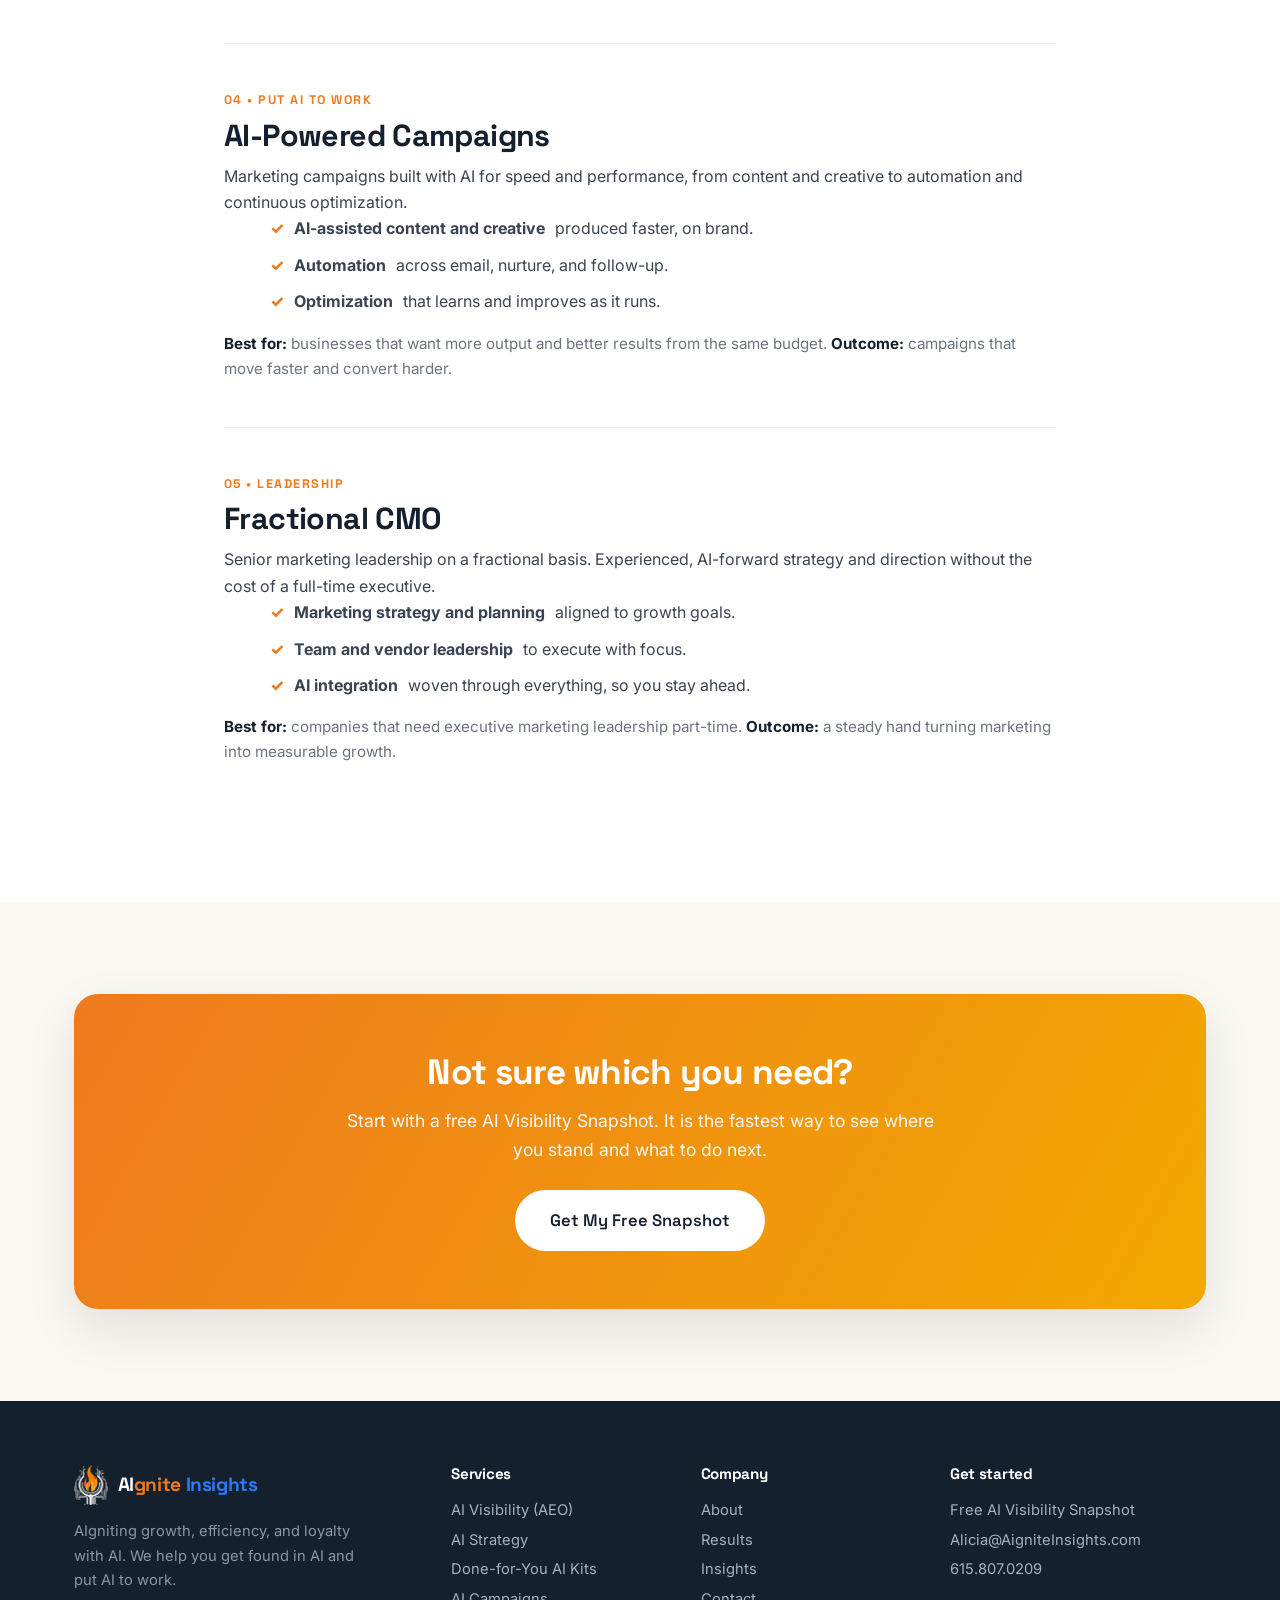
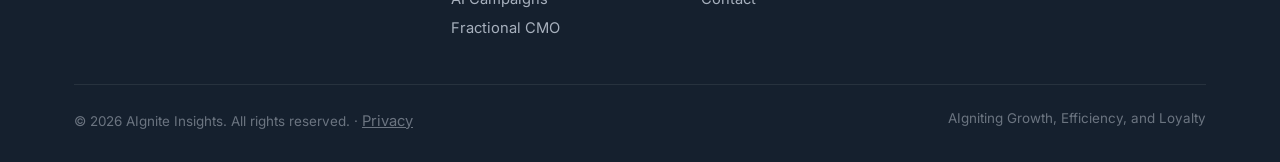
<file: services.html>
<!DOCTYPE html>
<html lang="en">
<head>
  <meta charset="UTF-8" />
  <meta name="viewport" content="width=device-width, initial-scale=1.0" />
  <title>Services | AIgnite Insights</title>
  <meta name="description" content="AIgnite Insights services: AI Visibility (AEO), AI Strategy & Roadmaps, Done-for-You AI Kits, AI-Powered Campaigns, and Fractional CMO leadership." />
  <link rel="preconnect" href="https://fonts.googleapis.com" />
  <link rel="preconnect" href="https://fonts.gstatic.com" crossorigin />
  <link href="https://fonts.googleapis.com/css2?family=Inter:wght@400;500;600;700&family=Space+Grotesk:wght@500;600;700&display=swap" rel="stylesheet" />
  <link rel="icon" type="image/png" href="assets/favicon.png" />
  <link rel="stylesheet" href="css/style.css" />
  <link rel="canonical" href="https://aigniteinsights.com/services.html" />
  <meta property="og:type" content="website" />
  <meta property="og:site_name" content="AIgnite Insights" />
  <meta property="og:title" content="Services | AIgnite Insights" />
  <meta property="og:description" content="AI Visibility (AEO), AI Strategy, Done-for-You AI Kits, AI-Powered Campaigns, and Fractional CMO leadership." />
  <meta property="og:url" content="https://aigniteinsights.com/services.html" />
  <meta property="og:image" content="https://aigniteinsights.com/assets/logo-wordmark-dark.png" />
  <meta name="twitter:card" content="summary_large_image" />
  <script type="application/ld+json">
  {"@context":"https://schema.org","@graph":[
    {"@type":"BreadcrumbList","itemListElement":[
      {"@type":"ListItem","position":1,"name":"Home","item":"https://aigniteinsights.com/"},
      {"@type":"ListItem","position":2,"name":"Services","item":"https://aigniteinsights.com/services.html"}]},
    {"@type":"Service","name":"AI Visibility (AEO)","provider":{"@type":"Organization","name":"AIgnite Insights"},"description":"Get cited and recommended across ChatGPT, Claude, Gemini, Perplexity, and Google AI. Audit, implementation, and monthly tracking.","areaServed":"US"},
    {"@type":"Service","name":"AI Strategy & Roadmaps","provider":{"@type":"Organization","name":"AIgnite Insights"},"description":"Custom AI strategy, implementation roadmap, ROI projections, and risk assessment.","areaServed":"US"},
    {"@type":"Service","name":"Done-for-You AI Kits","provider":{"@type":"Organization","name":"AIgnite Insights"},"description":"A handpicked, integrated AI toolkit set up for your stack, with training and 30/60/90 day support.","areaServed":"US"}
  ]}
  </script>
</head>
<body>
  <header class="header">
    <div class="container nav">
      <a href="index.html" class="logo"><img src="assets/logo-mark-dark.png" alt="AIgnite Insights" /><b>AI<span class="lo">gnite</span> <span class="lb">Insights</span></b></a>
      <nav class="nav__menu">
        <ul class="nav__links">
          <li><a href="index.html">Home</a></li>
          <li><a href="services.html" class="active">Services</a></li>
          <li><a href="results.html">Results</a></li>
          <li><a href="insights.html">Insights</a></li>
          <li><a href="about.html">About</a></li>
          <li><a href="contact.html">Contact</a></li>
        </ul>
        <a href="free-audit.html" class="btn btn--primary">Free AI Snapshot</a>
      </nav>
      <button class="nav__toggle" aria-label="Menu"><span></span><span></span><span></span></button>
    </div>
  </header>

  <section class="page-hero">
    <div class="container">
      <div class="breadcrumb"><a href="index.html">Home</a> / Services</div>
      <h1>Get found in AI. Put AI to work.</h1>
      <p>Five ways AIgnite Insights helps you win in the AI era, from showing up in the answers buyers see to building AI into how your business runs.</p>
    </div>
  </section>

  <section class="section" style="padding-top:36px">
    <div class="container" style="max-width:880px">

      <div class="svc reveal">
        <div class="svc__tag">01 &bull; Get found in AI</div>
        <h2>AI Visibility (AEO)</h2>
        <p>Get cited and recommended across ChatGPT, Claude, Gemini, Perplexity, and Google AI Overviews. We make your business readable, trusted, and quotable to the answer engines, then prove it with numbers.</p>
        <div class="prose"><ul>
          <li><b>AI Visibility Audit:</b> a clear scorecard of how AI sees you today and the priority fixes.</li>
          <li><b>AEO Implementation:</b> structured data, llms.txt, clean metadata, and answer-ready content.</li>
          <li><b>Monthly Monitoring:</b> tracking of how often AI names you for your buyers' questions, trending up over time.</li>
        </ul></div>
        <p class="meta"><b>Best for:</b> any business that needs to be found where buyers now search. <b>Outcome:</b> you become the answer AI gives.</p>
      </div>

      <div class="svc reveal">
        <div class="svc__tag">02 &bull; Put AI to work</div>
        <h2>AI Strategy &amp; Roadmaps</h2>
        <p>Your AI game plan, no guesswork. A custom strategy to confidently bring AI into your business, from first step to long-term scale.</p>
        <div class="prose"><ul>
          <li><b>Custom AI strategy:</b> the best AI opportunities across your business.</li>
          <li><b>Implementation roadmap:</b> tools, timelines, roles, and success metrics.</li>
          <li><b>ROI projections:</b> projected cost savings, revenue gains, and efficiency lifts.</li>
          <li><b>Risk assessment:</b> a proactive plan for compliance, data, and change management.</li>
        </ul></div>
        <p class="meta"><b>Best for:</b> leaders who know they need AI but want a proven path, not more noise. <b>Outcome:</b> a clear roadmap and business case you can take to your team.</p>
      </div>

      <div class="svc reveal">
        <div class="svc__tag">03 &bull; Put AI to work</div>
        <h2>Done-for-You AI Kits</h2>
        <p>Plug-and-play AI tools, tailored to your business. Skip the trial and error with a handpicked, integrated toolkit that delivers value from day one.</p>
        <div class="prose"><ul>
          <li><b>Ready-to-use tools:</b> curated for your goals, from AI email sequences to chatbots and automation.</li>
          <li><b>Custom integration:</b> connected to your stack (CRM, email, forms, website).</li>
          <li><b>Training materials:</b> easy onboarding docs and team SOPs.</li>
          <li><b>30/60/90 day support:</b> to ensure adoption and optimize performance.</li>
        </ul></div>
        <p class="meta"><b>Best for:</b> teams that want the power of AI without the complexity. <b>Outcome:</b> working AI tools your team actually uses.</p>
      </div>

      <div class="svc reveal">
        <div class="svc__tag">04 &bull; Put AI to work</div>
        <h2>AI-Powered Campaigns</h2>
        <p>Marketing campaigns built with AI for speed and performance, from content and creative to automation and continuous optimization.</p>
        <div class="prose"><ul>
          <li><b>AI-assisted content and creative</b> produced faster, on brand.</li>
          <li><b>Automation</b> across email, nurture, and follow-up.</li>
          <li><b>Optimization</b> that learns and improves as it runs.</li>
        </ul></div>
        <p class="meta"><b>Best for:</b> businesses that want more output and better results from the same budget. <b>Outcome:</b> campaigns that move faster and convert harder.</p>
      </div>

      <div class="svc reveal">
        <div class="svc__tag">05 &bull; Leadership</div>
        <h2>Fractional CMO</h2>
        <p>Senior marketing leadership on a fractional basis. Experienced, AI-forward strategy and direction without the cost of a full-time executive.</p>
        <div class="prose"><ul>
          <li><b>Marketing strategy and planning</b> aligned to growth goals.</li>
          <li><b>Team and vendor leadership</b> to execute with focus.</li>
          <li><b>AI integration</b> woven through everything, so you stay ahead.</li>
        </ul></div>
        <p class="meta"><b>Best for:</b> companies that need executive marketing leadership part-time. <b>Outcome:</b> a steady hand turning marketing into measurable growth.</p>
      </div>

    </div>
  </section>

  <section class="section section--cream">
    <div class="container">
      <div class="cta-banner reveal">
        <h2>Not sure which you need?</h2>
        <p>Start with a free AI Visibility Snapshot. It is the fastest way to see where you stand and what to do next.</p>
        <a href="free-audit.html" class="btn btn--light btn--lg">Get My Free Snapshot</a>
      </div>
    </div>
  </section>

  <footer class="footer">
    <div class="container">
      <div class="footer__grid">
        <div>
          <a href="index.html" class="logo"><img src="assets/logo-mark-white.png" alt="AIgnite Insights" style="height:40px" /><b>AI<span class="lo">gnite</span> <span class="lb">Insights</span></b></a>
          <p class="footer__about">AIgniting growth, efficiency, and loyalty with AI. We help you get found in AI and put AI to work.</p>
        </div>
        <div><h4>Services</h4><a href="services.html">AI Visibility (AEO)</a><br/><a href="services.html">AI Strategy</a><br/><a href="services.html">Done-for-You AI Kits</a><br/><a href="services.html">AI Campaigns</a><br/><a href="services.html">Fractional CMO</a></div>
        <div><h4>Company</h4><a href="about.html">About</a><br/><a href="results.html">Results</a><br/><a href="insights.html">Insights</a><br/><a href="contact.html">Contact</a></div>
        <div><h4>Get started</h4><a href="free-audit.html">Free AI Visibility Snapshot</a><br/><a href="mailto:Alicia@AigniteInsights.com">Alicia@AigniteInsights.com</a><br/><a href="tel:6158070209">615.807.0209</a></div>
      </div>
      <div class="footer__bottom">
        <span>&copy; <span id="year">2026</span> AIgnite Insights. All rights reserved. &middot; <a href="https://aigniteinsights.com/privacy.html" style="color:inherit;text-decoration:underline">Privacy</a></span>
        <span>AIgniting Growth, Efficiency, and Loyalty</span>
      </div>
    </div>
  </footer>
  <script src="js/main.js"></script>
</body>
</html>
</file>
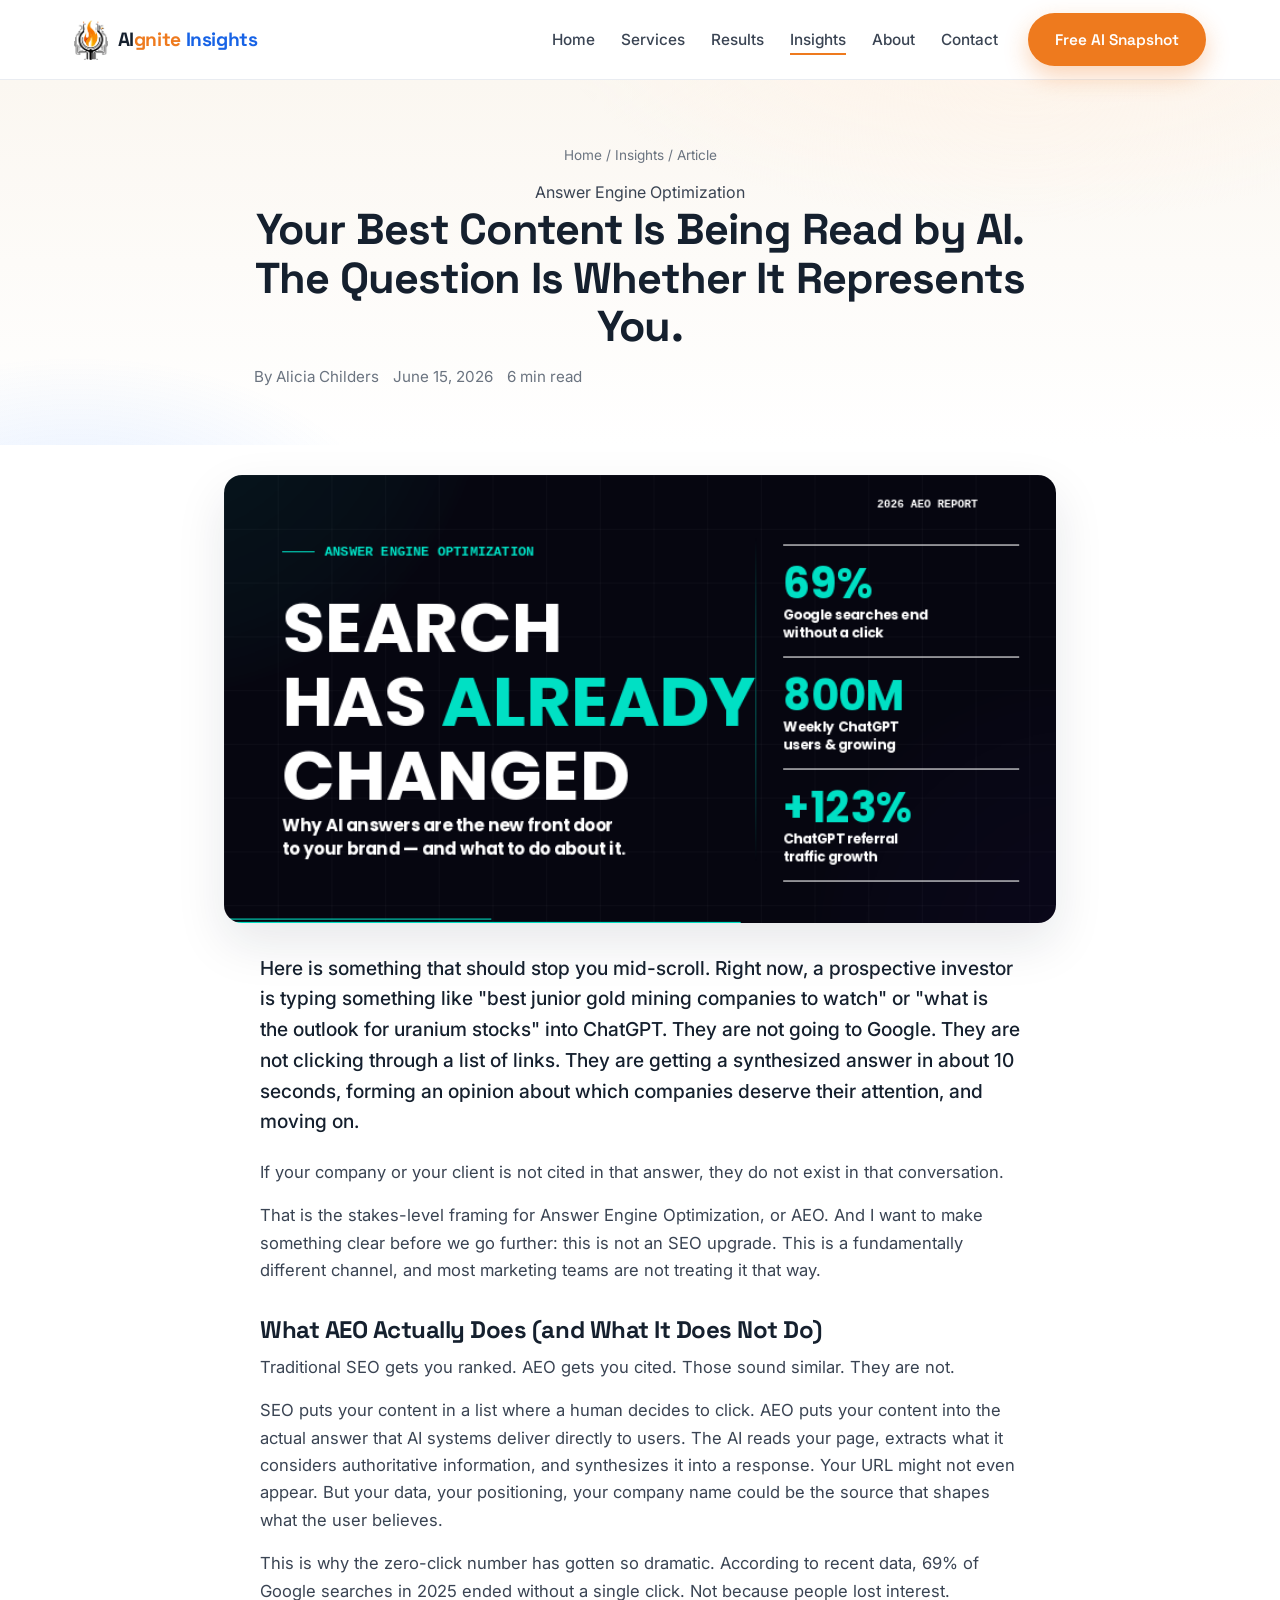
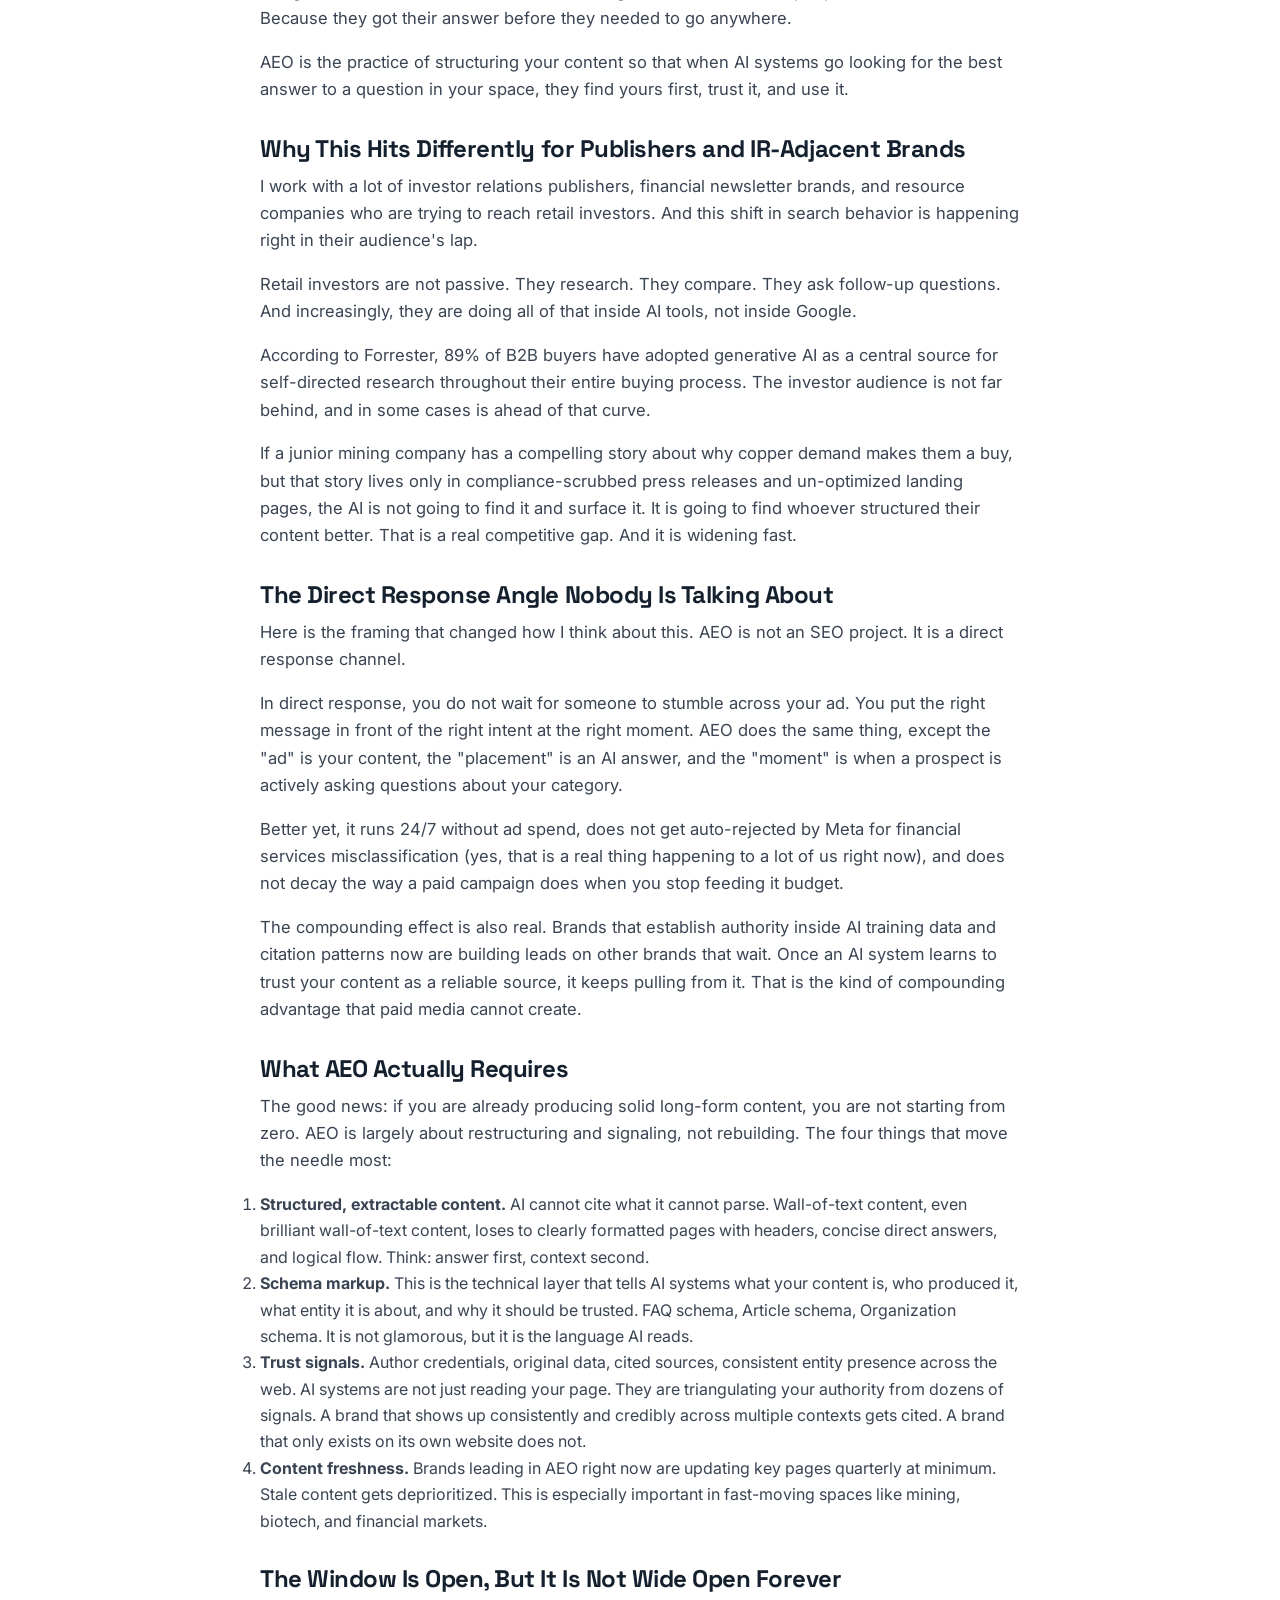
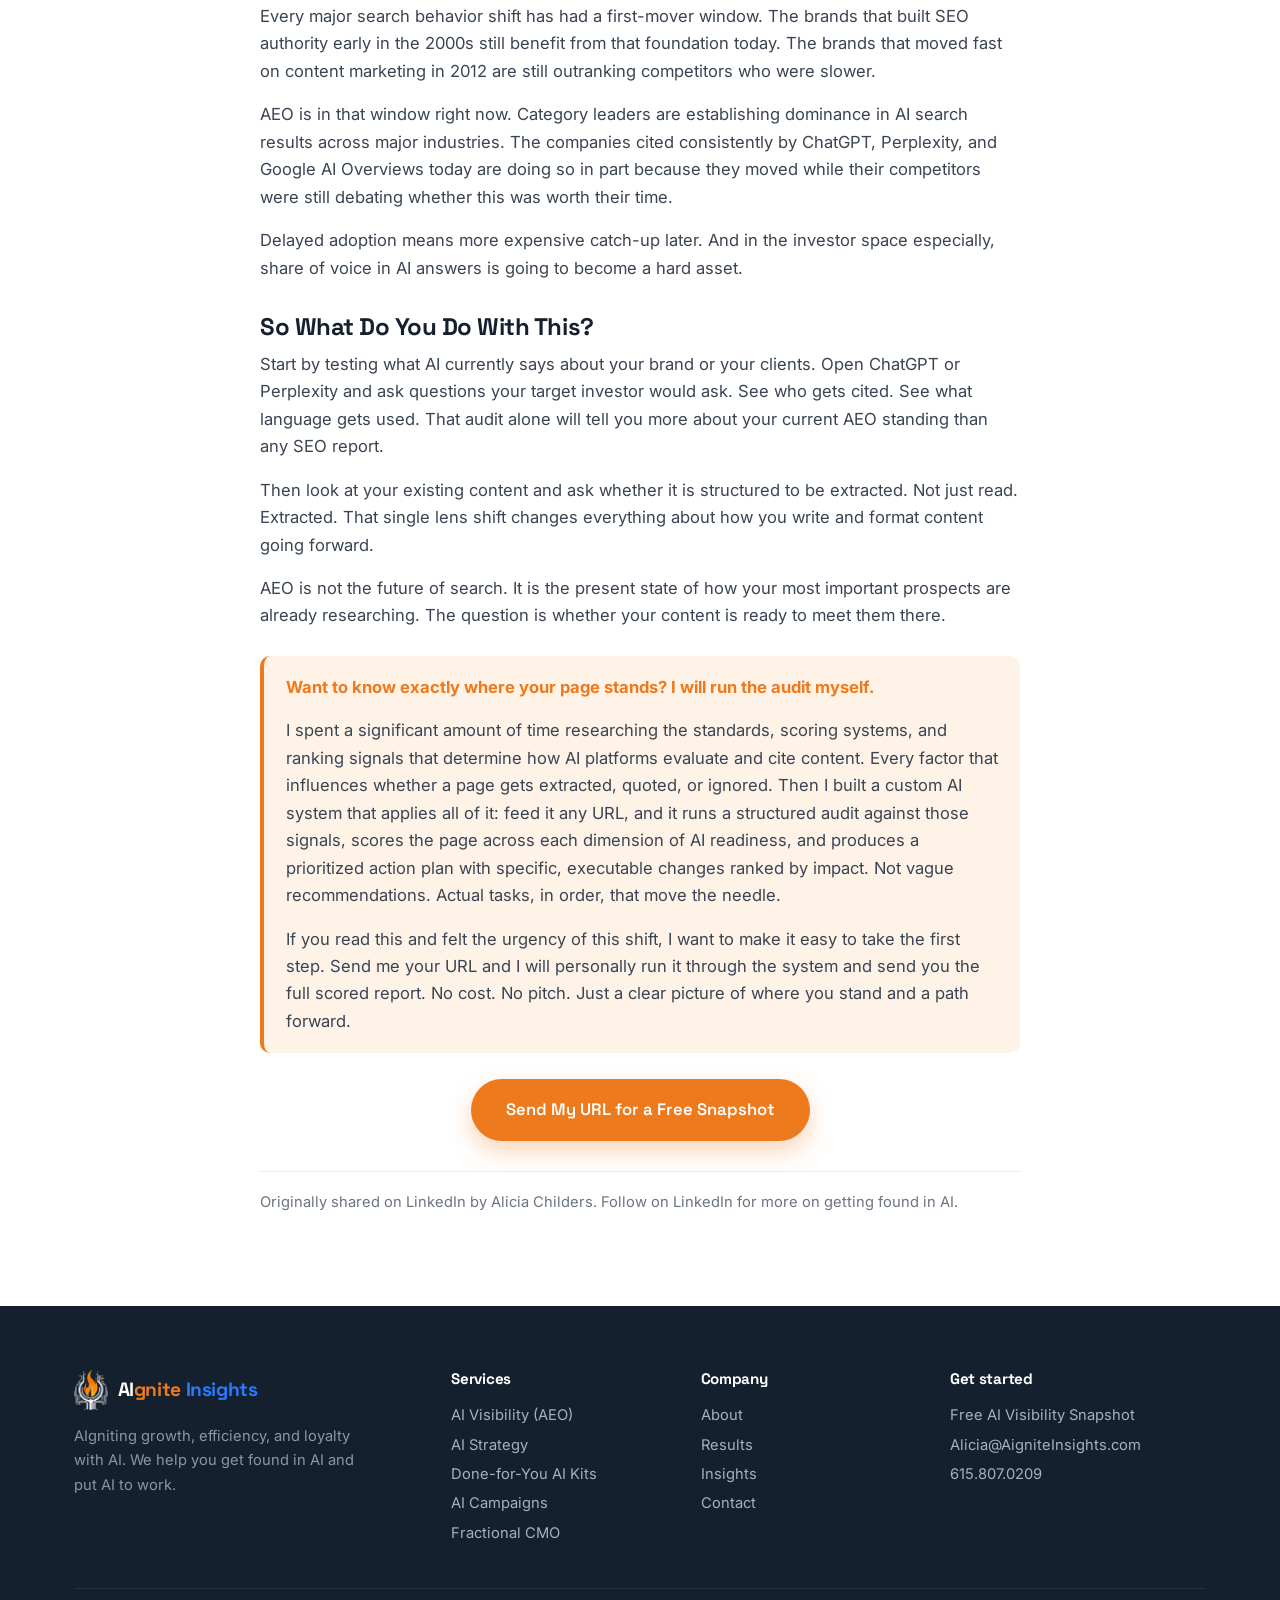
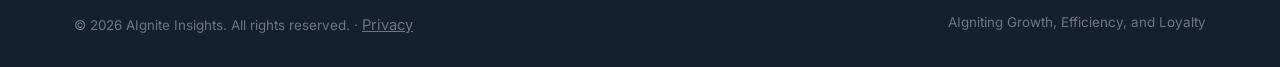
<file: insights/best-content-read-by-ai.html>
<!DOCTYPE html>
<html lang="en">
<head>
  <meta charset="UTF-8" />
  <meta name="viewport" content="width=device-width, initial-scale=1.0" />
  <title>Your Best Content Is Being Read by AI. The Question Is Whether It Represents You. | AIgnite Insights</title>
  <meta name="description" content="Search has already changed. AEO gets you cited, not just ranked. Why AI answers are the new front door to your brand, and what to do about it." />
  <link rel="preconnect" href="https://fonts.googleapis.com" />
  <link rel="preconnect" href="https://fonts.gstatic.com" crossorigin />
  <link href="https://fonts.googleapis.com/css2?family=Inter:wght@400;500;600;700&family=Space+Grotesk:wght@500;600;700&display=swap" rel="stylesheet" />
  <link rel="icon" type="image/png" href="/assets/favicon.png" />
  <link rel="stylesheet" href="/css/style.css" />
  <link rel="canonical" href="https://aigniteinsights.com/insights/best-content-read-by-ai.html" />
  <meta property="og:type" content="article" />
  <meta property="og:site_name" content="AIgnite Insights" />
  <meta property="og:title" content="Your Best Content Is Being Read by AI. The Question Is Whether It Represents You." />
  <meta property="og:description" content="Search has already changed. AEO gets you cited, not just ranked. Why AI answers are the new front door to your brand." />
  <meta property="og:url" content="https://aigniteinsights.com/insights/best-content-read-by-ai.html" />
  <meta property="og:image" content="https://aigniteinsights.com/assets/aeo-article-header.png" />
  <meta name="twitter:card" content="summary_large_image" />
  <script type="application/ld+json">
  {"@context":"https://schema.org","@graph":[
    {"@type":"BreadcrumbList","itemListElement":[
      {"@type":"ListItem","position":1,"name":"Home","item":"https://aigniteinsights.com/"},
      {"@type":"ListItem","position":2,"name":"Insights","item":"https://aigniteinsights.com/insights.html"},
      {"@type":"ListItem","position":3,"name":"Your Best Content Is Being Read by AI","item":"https://aigniteinsights.com/insights/best-content-read-by-ai.html"}]},
    {"@type":"BlogPosting",
      "headline":"Your Best Content Is Being Read by AI. The Question Is Whether It Represents You.",
      "description":"Search has already changed. AEO gets you cited, not just ranked. Why AI answers are the new front door to your brand, and what to do about it.",
      "datePublished":"2026-06-15",
      "dateModified":"2026-06-15",
      "image":"https://aigniteinsights.com/assets/aeo-article-header.png",
      "author":{"@type":"Person","name":"Alicia Childers","jobTitle":"Founder & Chief Strategy Officer","url":"https://www.linkedin.com/in/aliciachilders/","worksFor":{"@type":"Organization","name":"AIgnite Insights"}},
      "publisher":{"@type":"Organization","name":"AIgnite Insights","logo":{"@type":"ImageObject","url":"https://aigniteinsights.com/assets/logo-wordmark-dark.png"}},
      "mainEntityOfPage":{"@type":"WebPage","@id":"https://aigniteinsights.com/insights/best-content-read-by-ai.html"},
      "keywords":["answer engine optimization","AEO","AI visibility","zero-click search","generative AI","investor relations","direct response"]}
  ]}
  </script>
</head>
<body>
  <header class="header">
    <div class="container nav">
      <a href="/index.html" class="logo"><img src="/assets/logo-mark-dark.png" alt="AIgnite Insights" /><b>AI<span class="lo">gnite</span> <span class="lb">Insights</span></b></a>
      <nav class="nav__menu">
        <ul class="nav__links">
          <li><a href="/index.html">Home</a></li>
          <li><a href="/services.html">Services</a></li>
          <li><a href="/results.html">Results</a></li>
          <li><a href="/insights.html" class="active">Insights</a></li>
          <li><a href="/about.html">About</a></li>
          <li><a href="/contact.html">Contact</a></li>
        </ul>
        <a href="/free-audit.html" class="btn btn--primary">Free AI Snapshot</a>
      </nav>
      <button class="nav__toggle" aria-label="Menu"><span></span><span></span><span></span></button>
    </div>
  </header>

  <section class="page-hero">
    <div class="container" style="max-width:820px">
      <div class="breadcrumb"><a href="/index.html">Home</a> / <a href="/insights.html">Insights</a> / Article</div>
      <span class="tag">Answer Engine Optimization</span>
      <h1>Your Best Content Is Being Read by AI. The Question Is Whether It Represents You.</h1>
      <div class="article-meta">
        <span>By Alicia Childers</span>
        <span>June 15, 2026</span>
        <span>6 min read</span>
      </div>
    </div>
  </section>

  <section class="section" style="padding-top:30px">
    <div class="container" style="max-width:880px">
      <img src="/assets/aeo-article-header.png" alt="Search has already changed. Why AI answers are the new front door to your brand." style="width:100%;border-radius:var(--radius);box-shadow:var(--shadow);margin-bottom:30px" />
      <div class="prose article-body reveal">
        <p class="lead">Here is something that should stop you mid-scroll. Right now, a prospective investor is typing something like "best junior gold mining companies to watch" or "what is the outlook for uranium stocks" into ChatGPT. They are not going to Google. They are not clicking through a list of links. They are getting a synthesized answer in about 10 seconds, forming an opinion about which companies deserve their attention, and moving on.</p>

        <p>If your company or your client is not cited in that answer, they do not exist in that conversation.</p>

        <p>That is the stakes-level framing for Answer Engine Optimization, or AEO. And I want to make something clear before we go further: this is not an SEO upgrade. This is a fundamentally different channel, and most marketing teams are not treating it that way.</p>

        <h2>What AEO Actually Does (and What It Does Not Do)</h2>
        <p>Traditional SEO gets you ranked. AEO gets you cited. Those sound similar. They are not.</p>
        <p>SEO puts your content in a list where a human decides to click. AEO puts your content into the actual answer that AI systems deliver directly to users. The AI reads your page, extracts what it considers authoritative information, and synthesizes it into a response. Your URL might not even appear. But your data, your positioning, your company name could be the source that shapes what the user believes.</p>
        <p>This is why the zero-click number has gotten so dramatic. According to recent data, 69% of Google searches in 2025 ended without a single click. Not because people lost interest. Because they got their answer before they needed to go anywhere.</p>
        <p>AEO is the practice of structuring your content so that when AI systems go looking for the best answer to a question in your space, they find yours first, trust it, and use it.</p>

        <h2>Why This Hits Differently for Publishers and IR-Adjacent Brands</h2>
        <p>I work with a lot of investor relations publishers, financial newsletter brands, and resource companies who are trying to reach retail investors. And this shift in search behavior is happening right in their audience's lap.</p>
        <p>Retail investors are not passive. They research. They compare. They ask follow-up questions. And increasingly, they are doing all of that inside AI tools, not inside Google.</p>
        <p>According to Forrester, 89% of B2B buyers have adopted generative AI as a central source for self-directed research throughout their entire buying process. The investor audience is not far behind, and in some cases is ahead of that curve.</p>
        <p>If a junior mining company has a compelling story about why copper demand makes them a buy, but that story lives only in compliance-scrubbed press releases and un-optimized landing pages, the AI is not going to find it and surface it. It is going to find whoever structured their content better. That is a real competitive gap. And it is widening fast.</p>

        <h2>The Direct Response Angle Nobody Is Talking About</h2>
        <p>Here is the framing that changed how I think about this. AEO is not an SEO project. It is a direct response channel.</p>
        <p>In direct response, you do not wait for someone to stumble across your ad. You put the right message in front of the right intent at the right moment. AEO does the same thing, except the "ad" is your content, the "placement" is an AI answer, and the "moment" is when a prospect is actively asking questions about your category.</p>
        <p>Better yet, it runs 24/7 without ad spend, does not get auto-rejected by Meta for financial services misclassification (yes, that is a real thing happening to a lot of us right now), and does not decay the way a paid campaign does when you stop feeding it budget.</p>
        <p>The compounding effect is also real. Brands that establish authority inside AI training data and citation patterns now are building leads on other brands that wait. Once an AI system learns to trust your content as a reliable source, it keeps pulling from it. That is the kind of compounding advantage that paid media cannot create.</p>

        <h2>What AEO Actually Requires</h2>
        <p>The good news: if you are already producing solid long-form content, you are not starting from zero. AEO is largely about restructuring and signaling, not rebuilding. The four things that move the needle most:</p>
        <ol>
          <li><b>Structured, extractable content.</b> AI cannot cite what it cannot parse. Wall-of-text content, even brilliant wall-of-text content, loses to clearly formatted pages with headers, concise direct answers, and logical flow. Think: answer first, context second.</li>
          <li><b>Schema markup.</b> This is the technical layer that tells AI systems what your content is, who produced it, what entity it is about, and why it should be trusted. FAQ schema, Article schema, Organization schema. It is not glamorous, but it is the language AI reads.</li>
          <li><b>Trust signals.</b> Author credentials, original data, cited sources, consistent entity presence across the web. AI systems are not just reading your page. They are triangulating your authority from dozens of signals. A brand that shows up consistently and credibly across multiple contexts gets cited. A brand that only exists on its own website does not.</li>
          <li><b>Content freshness.</b> Brands leading in AEO right now are updating key pages quarterly at minimum. Stale content gets deprioritized. This is especially important in fast-moving spaces like mining, biotech, and financial markets.</li>
        </ol>

        <h2>The Window Is Open, But It Is Not Wide Open Forever</h2>
        <p>Every major search behavior shift has had a first-mover window. The brands that built SEO authority early in the 2000s still benefit from that foundation today. The brands that moved fast on content marketing in 2012 are still outranking competitors who were slower.</p>
        <p>AEO is in that window right now. Category leaders are establishing dominance in AI search results across major industries. The companies cited consistently by ChatGPT, Perplexity, and Google AI Overviews today are doing so in part because they moved while their competitors were still debating whether this was worth their time.</p>
        <p>Delayed adoption means more expensive catch-up later. And in the investor space especially, share of voice in AI answers is going to become a hard asset.</p>

        <h2>So What Do You Do With This?</h2>
        <p>Start by testing what AI currently says about your brand or your clients. Open ChatGPT or Perplexity and ask questions your target investor would ask. See who gets cited. See what language gets used. That audit alone will tell you more about your current AEO standing than any SEO report.</p>
        <p>Then look at your existing content and ask whether it is structured to be extracted. Not just read. Extracted. That single lens shift changes everything about how you write and format content going forward.</p>
        <p>AEO is not the future of search. It is the present state of how your most important prospects are already researching. The question is whether your content is ready to meet them there.</p>

        <div class="takeaway">
          <p style="margin-top:0"><b>Want to know exactly where your page stands? I will run the audit myself.</b></p>
          <p>I spent a significant amount of time researching the standards, scoring systems, and ranking signals that determine how AI platforms evaluate and cite content. Every factor that influences whether a page gets extracted, quoted, or ignored. Then I built a custom AI system that applies all of it: feed it any URL, and it runs a structured audit against those signals, scores the page across each dimension of AI readiness, and produces a prioritized action plan with specific, executable changes ranked by impact. Not vague recommendations. Actual tasks, in order, that move the needle.</p>
          <p style="margin-bottom:0">If you read this and felt the urgency of this shift, I want to make it easy to take the first step. Send me your URL and I will personally run it through the system and send you the full scored report. No cost. No pitch. Just a clear picture of where you stand and a path forward.</p>
        </div>

        <p style="text-align:center;margin-top:26px"><a href="/free-audit.html" class="btn btn--primary btn--lg">Send My URL for a Free Snapshot</a></p>

        <div class="article-source">Originally shared on LinkedIn by Alicia Childers. <a href="https://www.linkedin.com/in/aliciachilders/" target="_blank" rel="noopener">Follow on LinkedIn</a> for more on getting found in AI.</div>
      </div>
    </div>
  </section>

  <footer class="footer">
    <div class="container">
      <div class="footer__grid">
        <div>
          <a href="/index.html" class="logo"><img src="/assets/logo-mark-white.png" alt="AIgnite Insights" style="height:40px" /><b>AI<span class="lo">gnite</span> <span class="lb">Insights</span></b></a>
          <p class="footer__about">AIgniting growth, efficiency, and loyalty with AI. We help you get found in AI and put AI to work.</p>
        </div>
        <div><h4>Services</h4><a href="/services.html">AI Visibility (AEO)</a><br/><a href="/services.html">AI Strategy</a><br/><a href="/services.html">Done-for-You AI Kits</a><br/><a href="/services.html">AI Campaigns</a><br/><a href="/services.html">Fractional CMO</a></div>
        <div><h4>Company</h4><a href="/about.html">About</a><br/><a href="/results.html">Results</a><br/><a href="/insights.html">Insights</a><br/><a href="/contact.html">Contact</a></div>
        <div><h4>Get started</h4><a href="/free-audit.html">Free AI Visibility Snapshot</a><br/><a href="mailto:Alicia@AigniteInsights.com">Alicia@AigniteInsights.com</a><br/><a href="tel:6158070209">615.807.0209</a></div>
      </div>
      <div class="footer__bottom">
        <span>&copy; <span id="year">2026</span> AIgnite Insights. All rights reserved. &middot; <a href="https://aigniteinsights.com/privacy.html" style="color:inherit;text-decoration:underline">Privacy</a></span>
        <span>AIgniting Growth, Efficiency, and Loyalty</span>
      </div>
    </div>
  </footer>
  <script src="/js/main.js"></script>
</body>
</html>
</file>
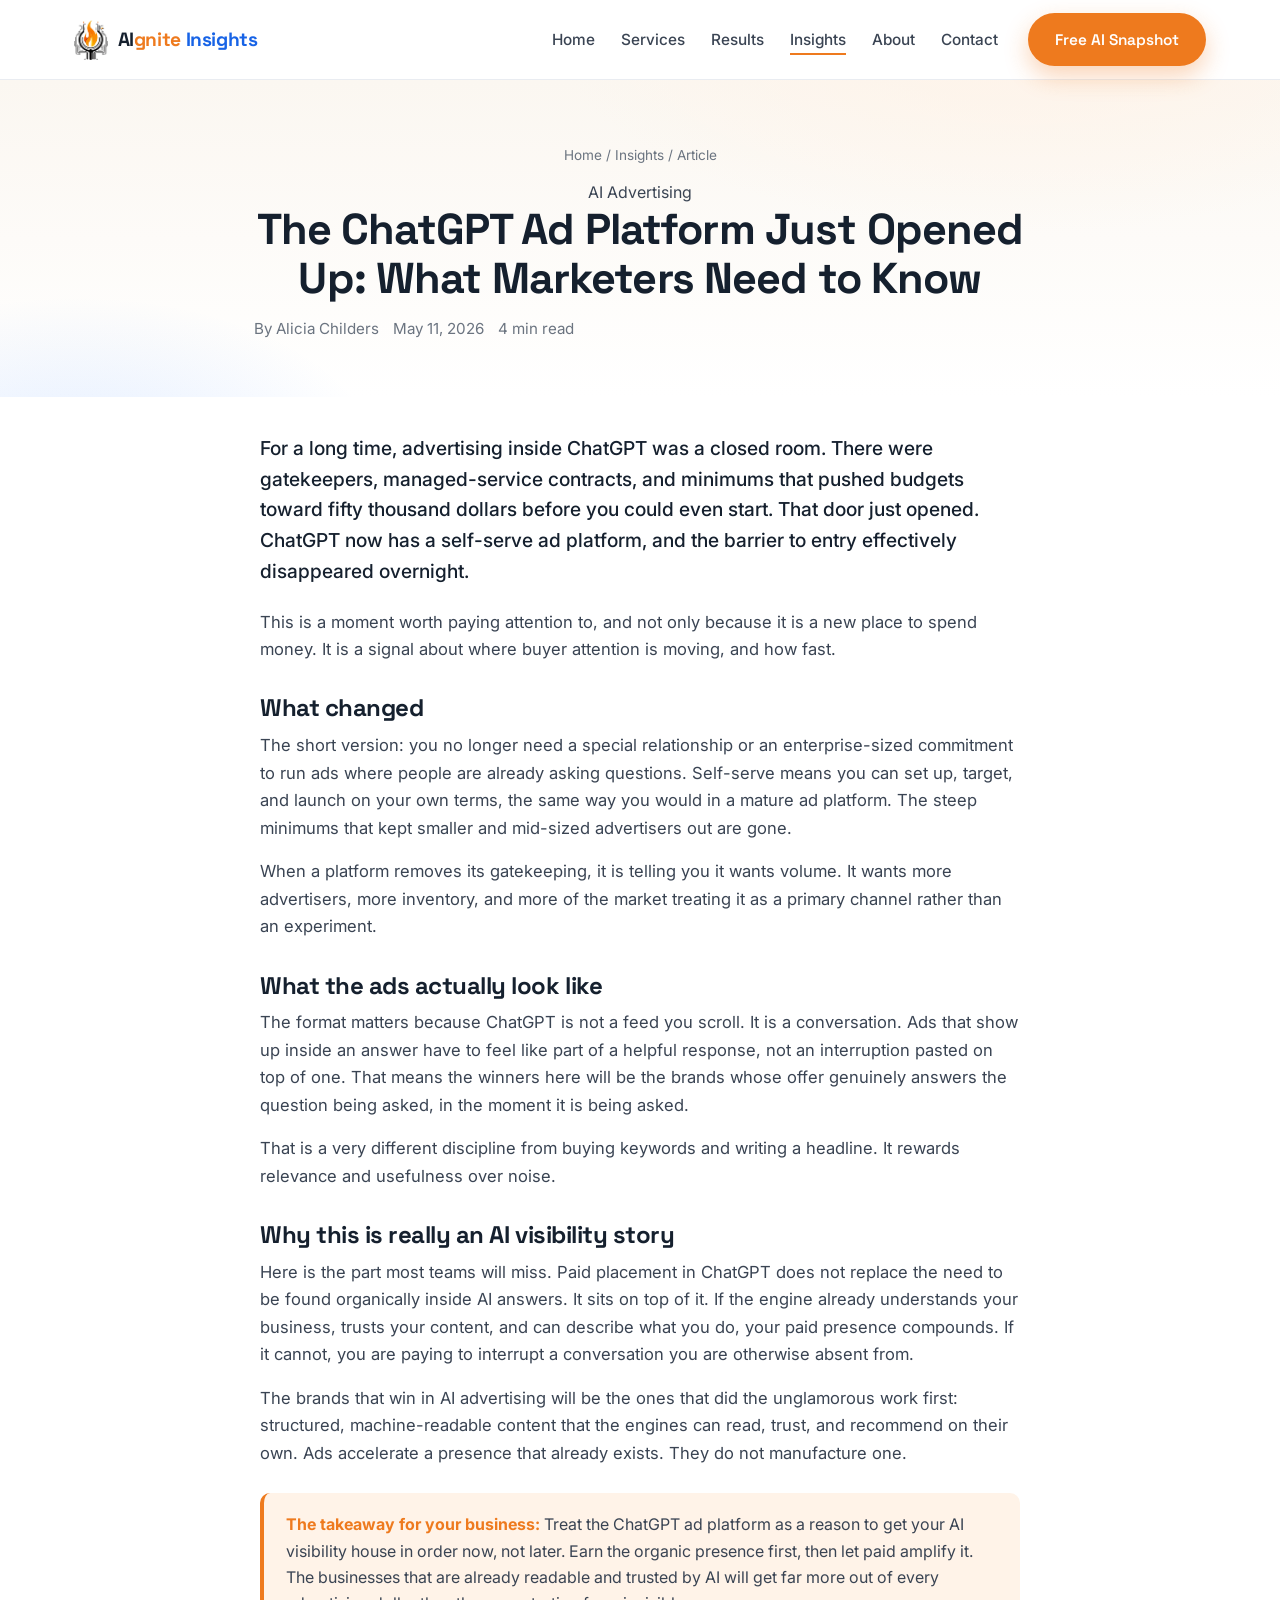
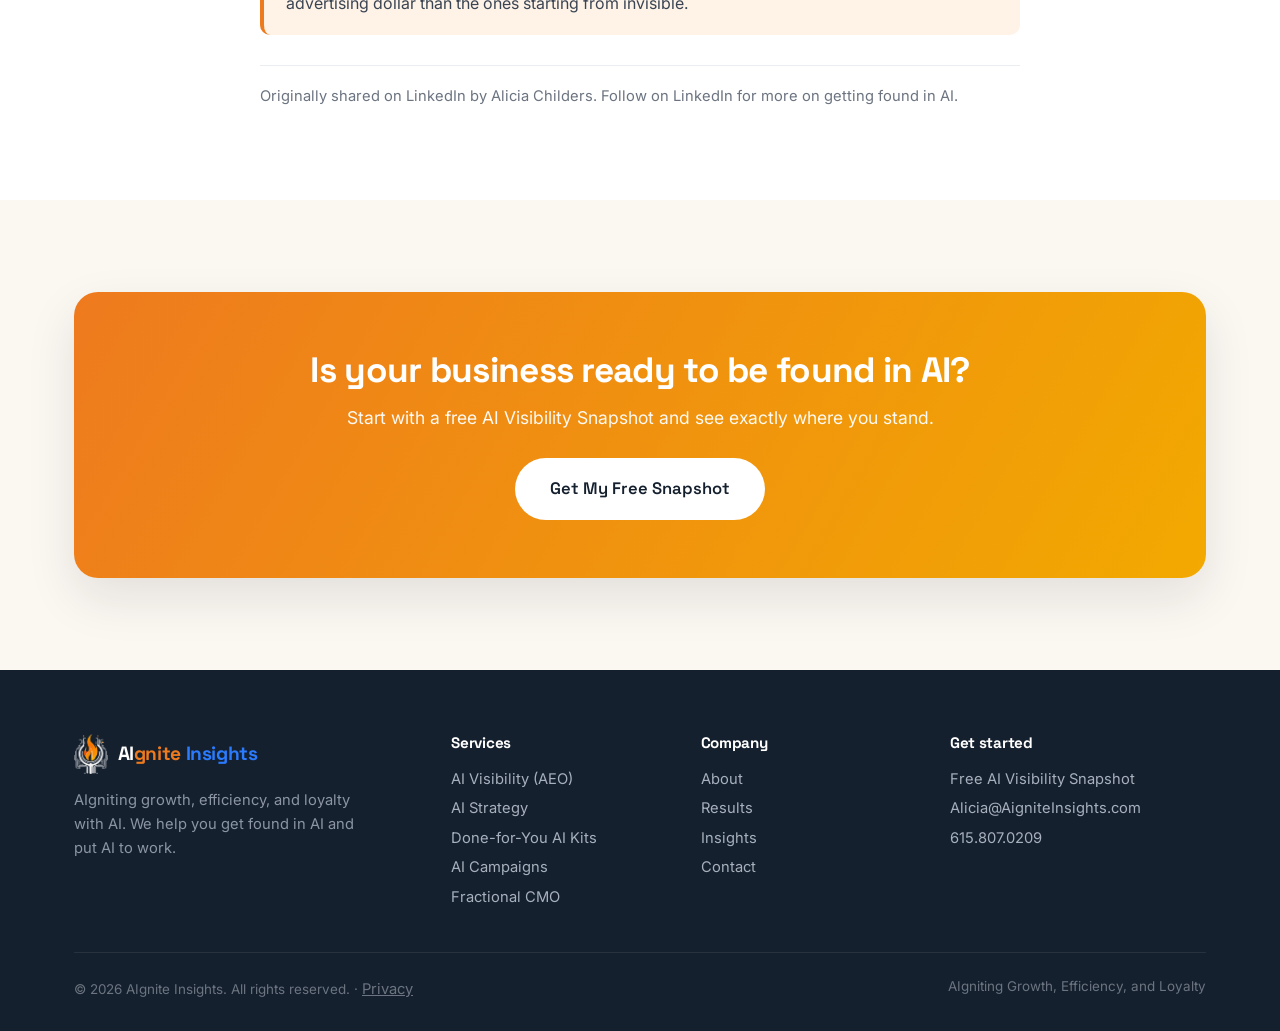
<file: insights/chatgpt-ad-platform.html>
<!DOCTYPE html>
<html lang="en">
<head>
  <meta charset="UTF-8" />
  <meta name="viewport" content="width=device-width, initial-scale=1.0" />
  <title>The ChatGPT Ad Platform Just Opened Up: What Marketers Need to Know | AIgnite Insights</title>
  <meta name="description" content="ChatGPT's self-serve ad platform is here, with the gatekeeping and steep minimums gone. What the ads look like, and why they matter for your AI visibility strategy." />
  <link rel="preconnect" href="https://fonts.googleapis.com" />
  <link rel="preconnect" href="https://fonts.gstatic.com" crossorigin />
  <link href="https://fonts.googleapis.com/css2?family=Inter:wght@400;500;600;700&family=Space+Grotesk:wght@500;600;700&display=swap" rel="stylesheet" />
  <link rel="icon" type="image/png" href="/assets/favicon.png" />
  <link rel="stylesheet" href="/css/style.css" />
  <link rel="canonical" href="https://aigniteinsights.com/insights/chatgpt-ad-platform.html" />
  <meta property="og:type" content="article" />
  <meta property="og:site_name" content="AIgnite Insights" />
  <meta property="og:title" content="The ChatGPT Ad Platform Just Opened Up: What Marketers Need to Know" />
  <meta property="og:description" content="ChatGPT's self-serve ad platform is here. What the ads look like, and why they matter for your AI visibility strategy." />
  <meta property="og:url" content="https://aigniteinsights.com/insights/chatgpt-ad-platform.html" />
  <meta property="og:image" content="https://aigniteinsights.com/assets/logo-wordmark-dark.png" />
  <meta name="twitter:card" content="summary_large_image" />
  <script type="application/ld+json">
  {"@context":"https://schema.org","@graph":[
    {"@type":"BreadcrumbList","itemListElement":[
      {"@type":"ListItem","position":1,"name":"Home","item":"https://aigniteinsights.com/"},
      {"@type":"ListItem","position":2,"name":"Insights","item":"https://aigniteinsights.com/insights.html"},
      {"@type":"ListItem","position":3,"name":"The ChatGPT Ad Platform Just Opened Up","item":"https://aigniteinsights.com/insights/chatgpt-ad-platform.html"}]},
    {"@type":"BlogPosting",
      "headline":"The ChatGPT Ad Platform Just Opened Up: What Marketers Need to Know",
      "description":"ChatGPT's self-serve ad platform is here, with the gatekeeping and steep minimums gone. What the ads look like, and why they matter for your AI visibility strategy.",
      "datePublished":"2026-05-11",
      "dateModified":"2026-05-11",
      "image":"https://aigniteinsights.com/assets/logo-wordmark-dark.png",
      "author":{"@type":"Person","name":"Alicia Childers","jobTitle":"Founder & Chief Strategy Officer","url":"https://www.linkedin.com/in/aliciachilders/","worksFor":{"@type":"Organization","name":"AIgnite Insights"}},
      "publisher":{"@type":"Organization","name":"AIgnite Insights","logo":{"@type":"ImageObject","url":"https://aigniteinsights.com/assets/logo-wordmark-dark.png"}},
      "mainEntityOfPage":{"@type":"WebPage","@id":"https://aigniteinsights.com/insights/chatgpt-ad-platform.html"},
      "keywords":["ChatGPT ads","AI advertising","AI visibility","answer engine optimization","AEO"]}
  ]}
  </script>
</head>
<body>
  <header class="header">
    <div class="container nav">
      <a href="/index.html" class="logo"><img src="/assets/logo-mark-dark.png" alt="AIgnite Insights" /><b>AI<span class="lo">gnite</span> <span class="lb">Insights</span></b></a>
      <nav class="nav__menu">
        <ul class="nav__links">
          <li><a href="/index.html">Home</a></li>
          <li><a href="/services.html">Services</a></li>
          <li><a href="/results.html">Results</a></li>
          <li><a href="/insights.html" class="active">Insights</a></li>
          <li><a href="/about.html">About</a></li>
          <li><a href="/contact.html">Contact</a></li>
        </ul>
        <a href="/free-audit.html" class="btn btn--primary">Free AI Snapshot</a>
      </nav>
      <button class="nav__toggle" aria-label="Menu"><span></span><span></span><span></span></button>
    </div>
  </header>

  <section class="page-hero">
    <div class="container" style="max-width:820px">
      <div class="breadcrumb"><a href="/index.html">Home</a> / <a href="/insights.html">Insights</a> / Article</div>
      <span class="tag">AI Advertising</span>
      <h1>The ChatGPT Ad Platform Just Opened Up: What Marketers Need to Know</h1>
      <div class="article-meta">
        <span>By Alicia Childers</span>
        <span>May 11, 2026</span>
        <span>4 min read</span>
      </div>
    </div>
  </section>

  <section class="section" style="padding-top:36px">
    <div class="container">
      <div class="prose article-body reveal">
        <p class="lead">For a long time, advertising inside ChatGPT was a closed room. There were gatekeepers, managed-service contracts, and minimums that pushed budgets toward fifty thousand dollars before you could even start. That door just opened. ChatGPT now has a self-serve ad platform, and the barrier to entry effectively disappeared overnight.</p>

        <p>This is a moment worth paying attention to, and not only because it is a new place to spend money. It is a signal about where buyer attention is moving, and how fast.</p>

        <h2>What changed</h2>
        <p>The short version: you no longer need a special relationship or an enterprise-sized commitment to run ads where people are already asking questions. Self-serve means you can set up, target, and launch on your own terms, the same way you would in a mature ad platform. The steep minimums that kept smaller and mid-sized advertisers out are gone.</p>
        <p>When a platform removes its gatekeeping, it is telling you it wants volume. It wants more advertisers, more inventory, and more of the market treating it as a primary channel rather than an experiment.</p>

        <h2>What the ads actually look like</h2>
        <p>The format matters because ChatGPT is not a feed you scroll. It is a conversation. Ads that show up inside an answer have to feel like part of a helpful response, not an interruption pasted on top of one. That means the winners here will be the brands whose offer genuinely answers the question being asked, in the moment it is being asked.</p>
        <p>That is a very different discipline from buying keywords and writing a headline. It rewards relevance and usefulness over noise.</p>

        <h2>Why this is really an AI visibility story</h2>
        <p>Here is the part most teams will miss. Paid placement in ChatGPT does not replace the need to be found organically inside AI answers. It sits on top of it. If the engine already understands your business, trusts your content, and can describe what you do, your paid presence compounds. If it cannot, you are paying to interrupt a conversation you are otherwise absent from.</p>
        <p>The brands that win in AI advertising will be the ones that did the unglamorous work first: structured, machine-readable content that the engines can read, trust, and recommend on their own. Ads accelerate a presence that already exists. They do not manufacture one.</p>

        <div class="takeaway"><b>The takeaway for your business:</b> Treat the ChatGPT ad platform as a reason to get your AI visibility house in order now, not later. Earn the organic presence first, then let paid amplify it. The businesses that are already readable and trusted by AI will get far more out of every advertising dollar than the ones starting from invisible.</div>

        <div class="article-source">Originally shared on LinkedIn by Alicia Childers. <a href="https://www.linkedin.com/in/aliciachilders/" target="_blank" rel="noopener">Follow on LinkedIn</a> for more on getting found in AI.</div>
      </div>
    </div>
  </section>

  <section class="section section--cream">
    <div class="container">
      <div class="cta-banner reveal">
        <h2>Is your business ready to be found in AI?</h2>
        <p>Start with a free AI Visibility Snapshot and see exactly where you stand.</p>
        <a href="/free-audit.html" class="btn btn--light btn--lg">Get My Free Snapshot</a>
      </div>
    </div>
  </section>

  <footer class="footer">
    <div class="container">
      <div class="footer__grid">
        <div>
          <a href="/index.html" class="logo"><img src="/assets/logo-mark-white.png" alt="AIgnite Insights" style="height:40px" /><b>AI<span class="lo">gnite</span> <span class="lb">Insights</span></b></a>
          <p class="footer__about">AIgniting growth, efficiency, and loyalty with AI. We help you get found in AI and put AI to work.</p>
        </div>
        <div><h4>Services</h4><a href="/services.html">AI Visibility (AEO)</a><br/><a href="/services.html">AI Strategy</a><br/><a href="/services.html">Done-for-You AI Kits</a><br/><a href="/services.html">AI Campaigns</a><br/><a href="/services.html">Fractional CMO</a></div>
        <div><h4>Company</h4><a href="/about.html">About</a><br/><a href="/results.html">Results</a><br/><a href="/insights.html">Insights</a><br/><a href="/contact.html">Contact</a></div>
        <div><h4>Get started</h4><a href="/free-audit.html">Free AI Visibility Snapshot</a><br/><a href="mailto:Alicia@AigniteInsights.com">Alicia@AigniteInsights.com</a><br/><a href="tel:6158070209">615.807.0209</a></div>
      </div>
      <div class="footer__bottom">
        <span>&copy; <span id="year">2026</span> AIgnite Insights. All rights reserved. &middot; <a href="https://aigniteinsights.com/privacy.html" style="color:inherit;text-decoration:underline">Privacy</a></span>
        <span>AIgniting Growth, Efficiency, and Loyalty</span>
      </div>
    </div>
  </footer>
  <script src="/js/main.js"></script>
</body>
</html>
</file>
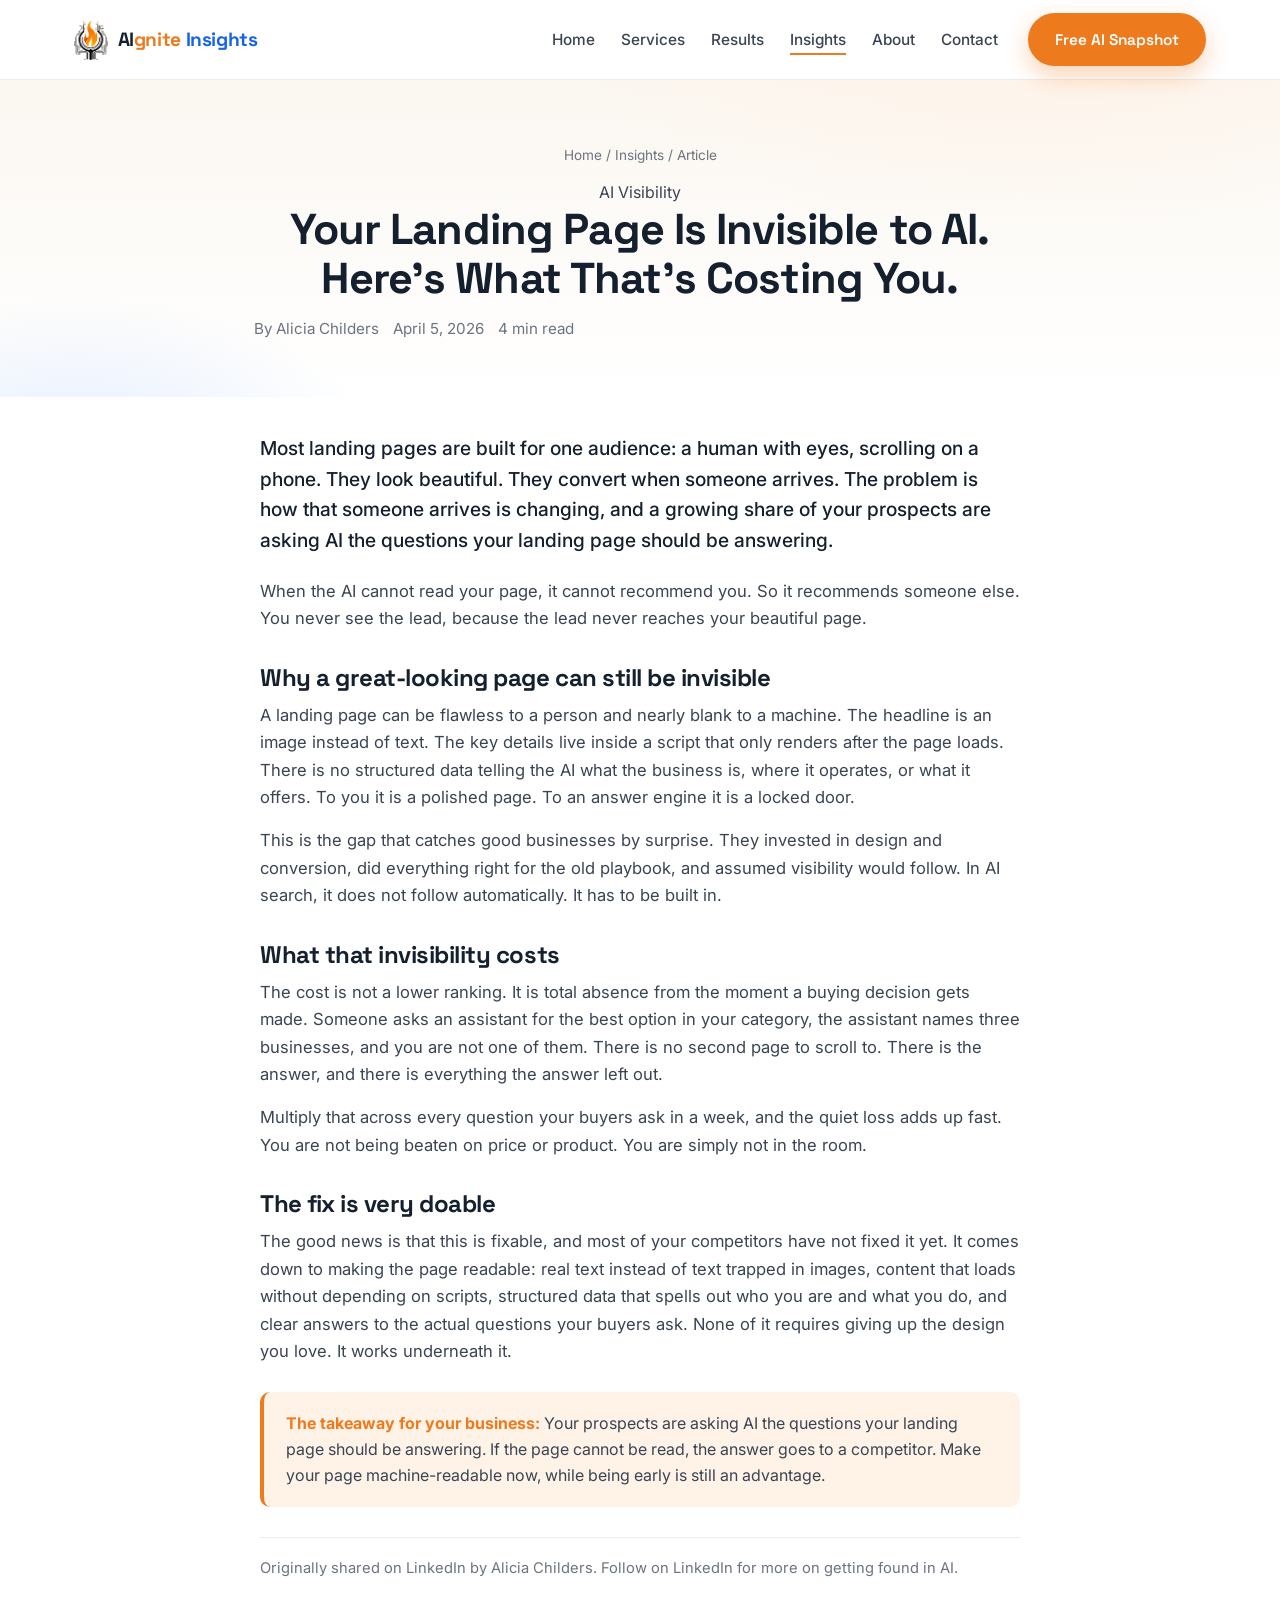
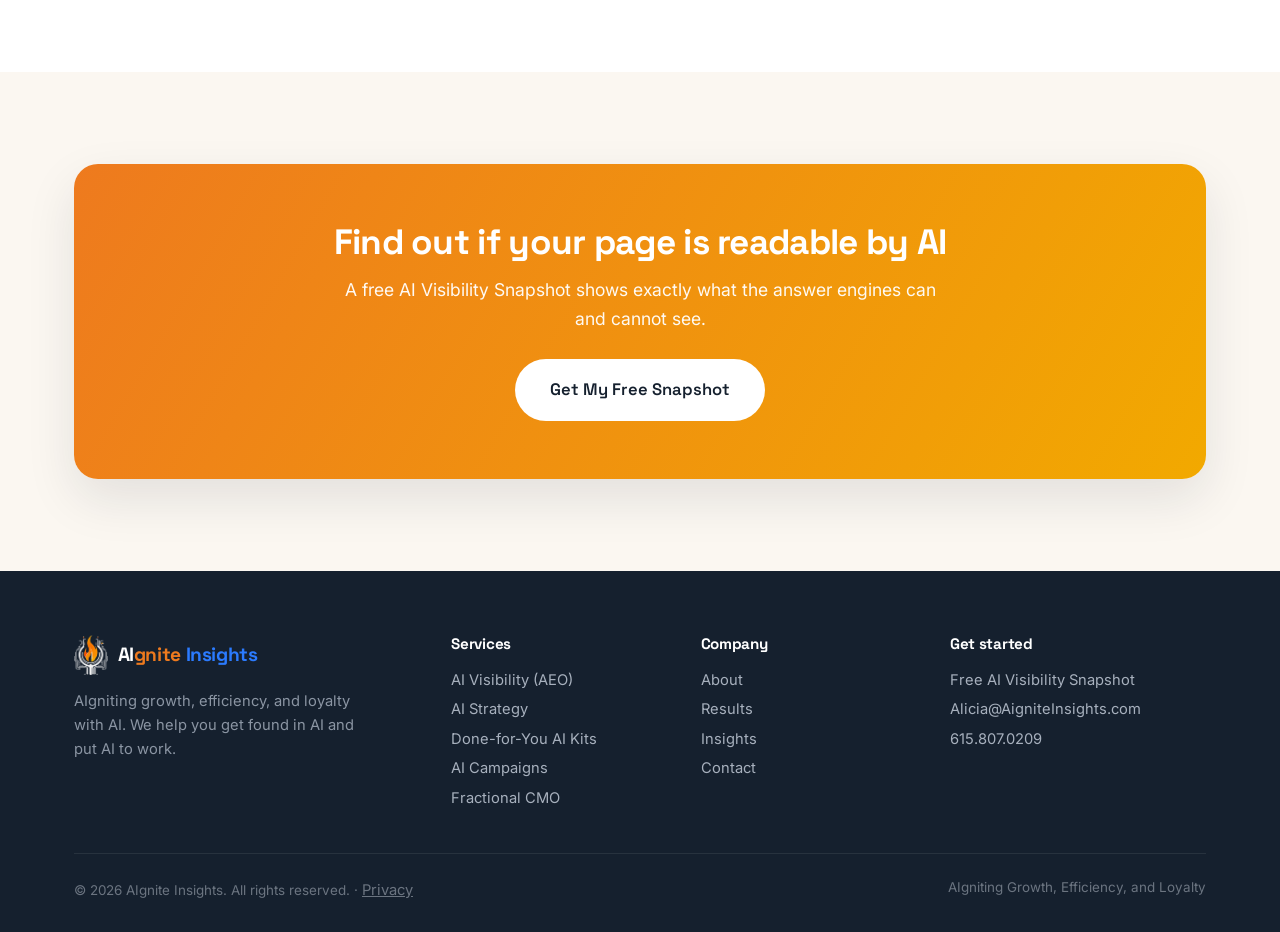
<file: insights/landing-page-invisible-to-ai.html>
<!DOCTYPE html>
<html lang="en">
<head>
  <meta charset="UTF-8" />
  <meta name="viewport" content="width=device-width, initial-scale=1.0" />
  <title>Your Landing Page Is Invisible to AI. Here's What That's Costing You. | AIgnite Insights</title>
  <meta name="description" content="Most landing pages are built only for human eyes and cannot be read by AI. Your prospects are asking AI the questions your page should be answering. Here is the fix." />
  <link rel="preconnect" href="https://fonts.googleapis.com" />
  <link rel="preconnect" href="https://fonts.gstatic.com" crossorigin />
  <link href="https://fonts.googleapis.com/css2?family=Inter:wght@400;500;600;700&family=Space+Grotesk:wght@500;600;700&display=swap" rel="stylesheet" />
  <link rel="icon" type="image/png" href="/assets/favicon.png" />
  <link rel="stylesheet" href="/css/style.css" />
  <link rel="canonical" href="https://aigniteinsights.com/insights/landing-page-invisible-to-ai.html" />
  <meta property="og:type" content="article" />
  <meta property="og:site_name" content="AIgnite Insights" />
  <meta property="og:title" content="Your Landing Page Is Invisible to AI. Here's What That's Costing You." />
  <meta property="og:description" content="Most landing pages are built only for human eyes and cannot be read by AI. Here is what that costs you, and how to fix it." />
  <meta property="og:url" content="https://aigniteinsights.com/insights/landing-page-invisible-to-ai.html" />
  <meta property="og:image" content="https://aigniteinsights.com/assets/logo-wordmark-dark.png" />
  <meta name="twitter:card" content="summary_large_image" />
  <script type="application/ld+json">
  {"@context":"https://schema.org","@graph":[
    {"@type":"BreadcrumbList","itemListElement":[
      {"@type":"ListItem","position":1,"name":"Home","item":"https://aigniteinsights.com/"},
      {"@type":"ListItem","position":2,"name":"Insights","item":"https://aigniteinsights.com/insights.html"},
      {"@type":"ListItem","position":3,"name":"Your Landing Page Is Invisible to AI","item":"https://aigniteinsights.com/insights/landing-page-invisible-to-ai.html"}]},
    {"@type":"BlogPosting",
      "headline":"Your Landing Page Is Invisible to AI. Here's What That's Costing You.",
      "description":"Most landing pages are built only for human eyes and cannot be read by AI. Your prospects are asking AI the questions your page should be answering.",
      "datePublished":"2026-04-05",
      "dateModified":"2026-04-05",
      "image":"https://aigniteinsights.com/assets/logo-wordmark-dark.png",
      "author":{"@type":"Person","name":"Alicia Childers","jobTitle":"Founder & Chief Strategy Officer","url":"https://www.linkedin.com/in/aliciachilders/","worksFor":{"@type":"Organization","name":"AIgnite Insights"}},
      "publisher":{"@type":"Organization","name":"AIgnite Insights","logo":{"@type":"ImageObject","url":"https://aigniteinsights.com/assets/logo-wordmark-dark.png"}},
      "mainEntityOfPage":{"@type":"WebPage","@id":"https://aigniteinsights.com/insights/landing-page-invisible-to-ai.html"},
      "keywords":["landing page","AI visibility","answer engine optimization","AEO","schema markup","conversion"]}
  ]}
  </script>
</head>
<body>
  <header class="header">
    <div class="container nav">
      <a href="/index.html" class="logo"><img src="/assets/logo-mark-dark.png" alt="AIgnite Insights" /><b>AI<span class="lo">gnite</span> <span class="lb">Insights</span></b></a>
      <nav class="nav__menu">
        <ul class="nav__links">
          <li><a href="/index.html">Home</a></li>
          <li><a href="/services.html">Services</a></li>
          <li><a href="/results.html">Results</a></li>
          <li><a href="/insights.html" class="active">Insights</a></li>
          <li><a href="/about.html">About</a></li>
          <li><a href="/contact.html">Contact</a></li>
        </ul>
        <a href="/free-audit.html" class="btn btn--primary">Free AI Snapshot</a>
      </nav>
      <button class="nav__toggle" aria-label="Menu"><span></span><span></span><span></span></button>
    </div>
  </header>

  <section class="page-hero">
    <div class="container" style="max-width:820px">
      <div class="breadcrumb"><a href="/index.html">Home</a> / <a href="/insights.html">Insights</a> / Article</div>
      <span class="tag">AI Visibility</span>
      <h1>Your Landing Page Is Invisible to AI. Here's What That's Costing You.</h1>
      <div class="article-meta">
        <span>By Alicia Childers</span>
        <span>April 5, 2026</span>
        <span>4 min read</span>
      </div>
    </div>
  </section>

  <section class="section" style="padding-top:36px">
    <div class="container">
      <div class="prose article-body reveal">
        <p class="lead">Most landing pages are built for one audience: a human with eyes, scrolling on a phone. They look beautiful. They convert when someone arrives. The problem is how that someone arrives is changing, and a growing share of your prospects are asking AI the questions your landing page should be answering.</p>

        <p>When the AI cannot read your page, it cannot recommend you. So it recommends someone else. You never see the lead, because the lead never reaches your beautiful page.</p>

        <h2>Why a great-looking page can still be invisible</h2>
        <p>A landing page can be flawless to a person and nearly blank to a machine. The headline is an image instead of text. The key details live inside a script that only renders after the page loads. There is no structured data telling the AI what the business is, where it operates, or what it offers. To you it is a polished page. To an answer engine it is a locked door.</p>
        <p>This is the gap that catches good businesses by surprise. They invested in design and conversion, did everything right for the old playbook, and assumed visibility would follow. In AI search, it does not follow automatically. It has to be built in.</p>

        <h2>What that invisibility costs</h2>
        <p>The cost is not a lower ranking. It is total absence from the moment a buying decision gets made. Someone asks an assistant for the best option in your category, the assistant names three businesses, and you are not one of them. There is no second page to scroll to. There is the answer, and there is everything the answer left out.</p>
        <p>Multiply that across every question your buyers ask in a week, and the quiet loss adds up fast. You are not being beaten on price or product. You are simply not in the room.</p>

        <h2>The fix is very doable</h2>
        <p>The good news is that this is fixable, and most of your competitors have not fixed it yet. It comes down to making the page readable: real text instead of text trapped in images, content that loads without depending on scripts, structured data that spells out who you are and what you do, and clear answers to the actual questions your buyers ask. None of it requires giving up the design you love. It works underneath it.</p>

        <div class="takeaway"><b>The takeaway for your business:</b> Your prospects are asking AI the questions your landing page should be answering. If the page cannot be read, the answer goes to a competitor. Make your page machine-readable now, while being early is still an advantage.</div>

        <div class="article-source">Originally shared on LinkedIn by Alicia Childers. <a href="https://www.linkedin.com/in/aliciachilders/" target="_blank" rel="noopener">Follow on LinkedIn</a> for more on getting found in AI.</div>
      </div>
    </div>
  </section>

  <section class="section section--cream">
    <div class="container">
      <div class="cta-banner reveal">
        <h2>Find out if your page is readable by AI</h2>
        <p>A free AI Visibility Snapshot shows exactly what the answer engines can and cannot see.</p>
        <a href="/free-audit.html" class="btn btn--light btn--lg">Get My Free Snapshot</a>
      </div>
    </div>
  </section>

  <footer class="footer">
    <div class="container">
      <div class="footer__grid">
        <div>
          <a href="/index.html" class="logo"><img src="/assets/logo-mark-white.png" alt="AIgnite Insights" style="height:40px" /><b>AI<span class="lo">gnite</span> <span class="lb">Insights</span></b></a>
          <p class="footer__about">AIgniting growth, efficiency, and loyalty with AI. We help you get found in AI and put AI to work.</p>
        </div>
        <div><h4>Services</h4><a href="/services.html">AI Visibility (AEO)</a><br/><a href="/services.html">AI Strategy</a><br/><a href="/services.html">Done-for-You AI Kits</a><br/><a href="/services.html">AI Campaigns</a><br/><a href="/services.html">Fractional CMO</a></div>
        <div><h4>Company</h4><a href="/about.html">About</a><br/><a href="/results.html">Results</a><br/><a href="/insights.html">Insights</a><br/><a href="/contact.html">Contact</a></div>
        <div><h4>Get started</h4><a href="/free-audit.html">Free AI Visibility Snapshot</a><br/><a href="mailto:Alicia@AigniteInsights.com">Alicia@AigniteInsights.com</a><br/><a href="tel:6158070209">615.807.0209</a></div>
      </div>
      <div class="footer__bottom">
        <span>&copy; <span id="year">2026</span> AIgnite Insights. All rights reserved. &middot; <a href="https://aigniteinsights.com/privacy.html" style="color:inherit;text-decoration:underline">Privacy</a></span>
        <span>AIgniting Growth, Efficiency, and Loyalty</span>
      </div>
    </div>
  </footer>
  <script src="/js/main.js"></script>
</body>
</html>
</file>
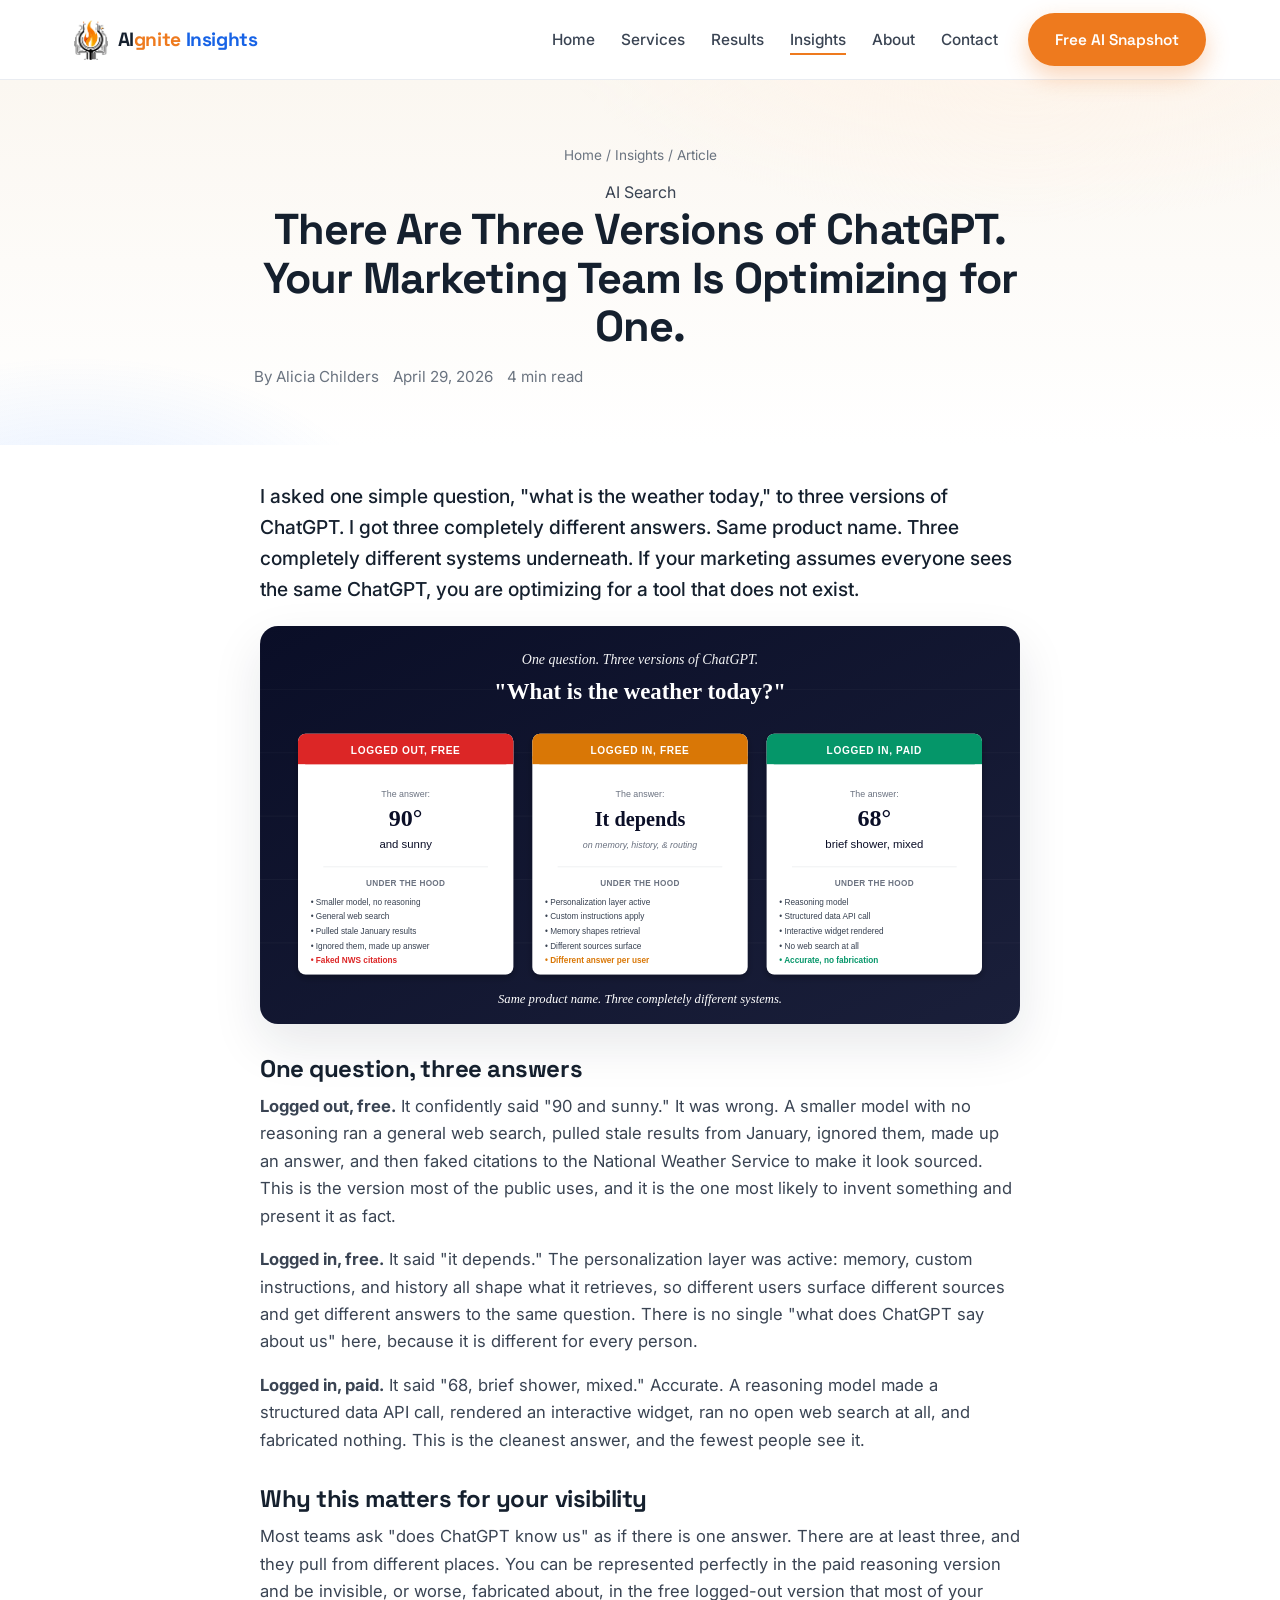
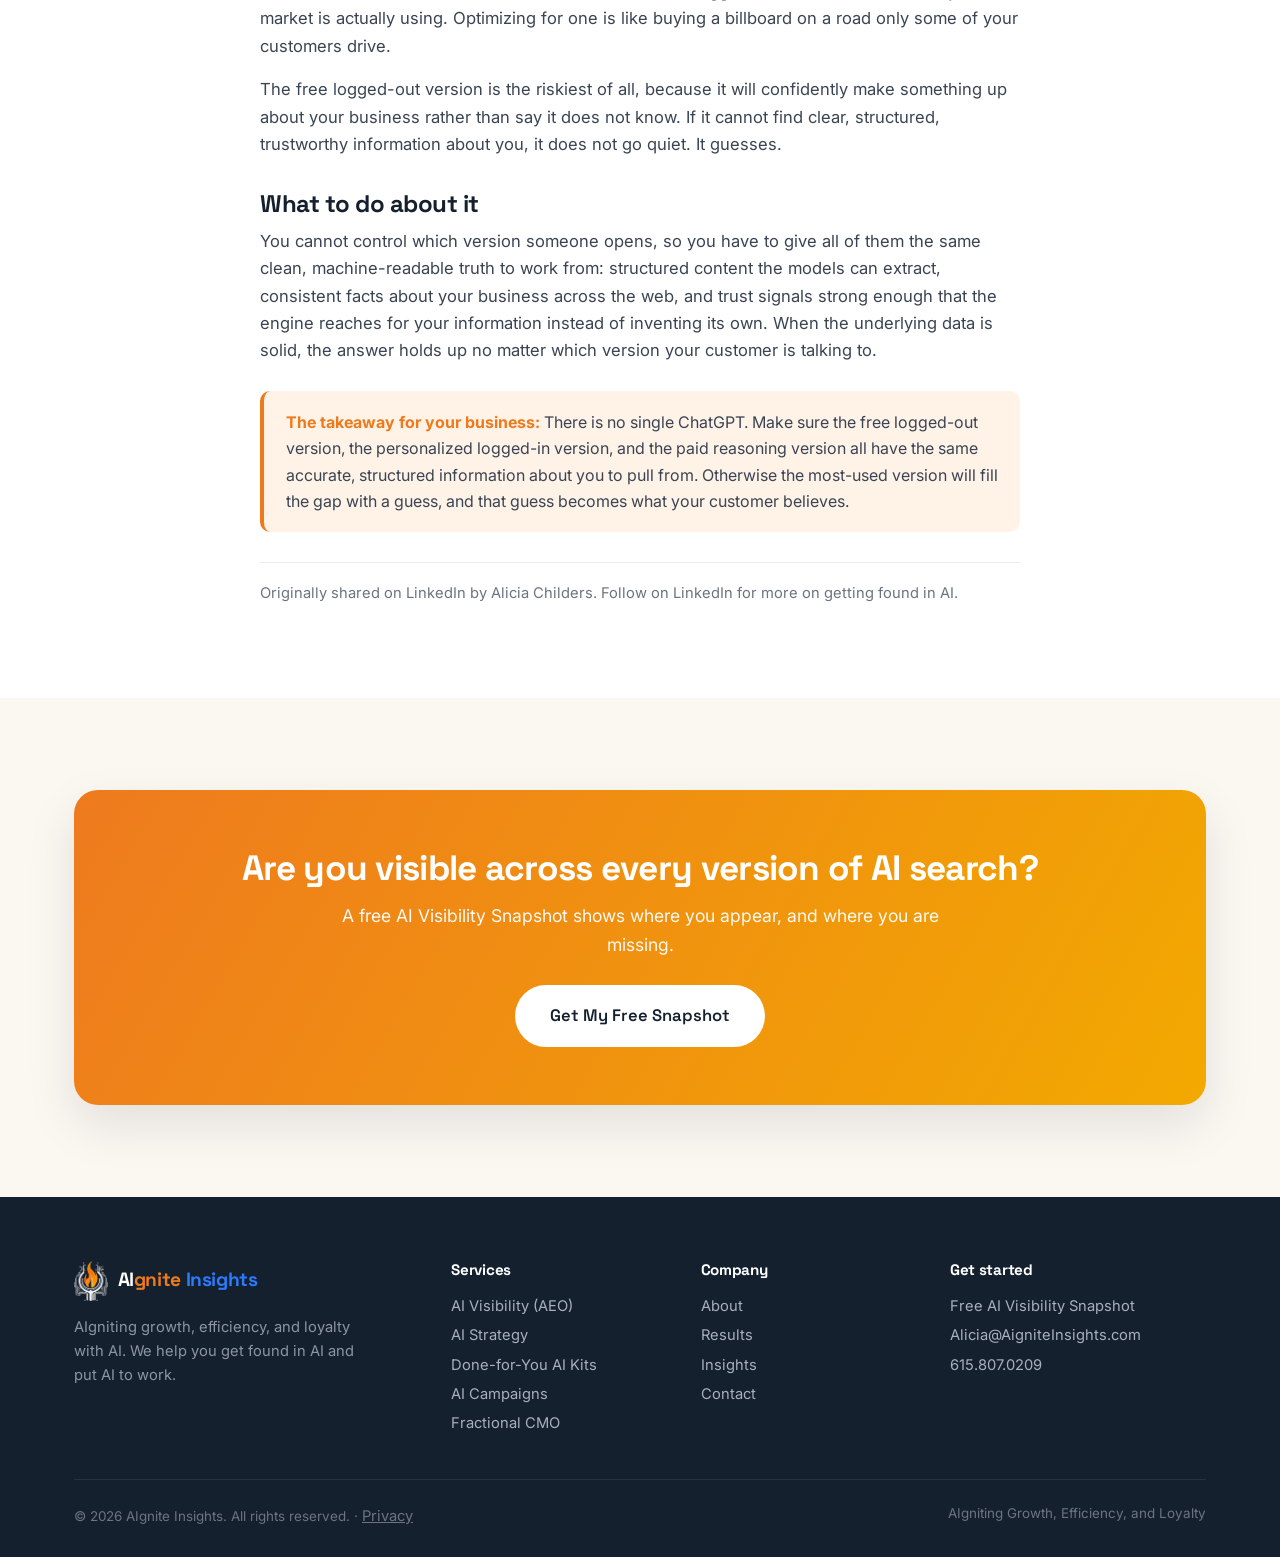
<file: insights/three-versions-of-chatgpt.html>
<!DOCTYPE html>
<html lang="en">
<head>
  <meta charset="UTF-8" />
  <meta name="viewport" content="width=device-width, initial-scale=1.0" />
  <title>There Are Three Versions of ChatGPT. Your Marketing Team Is Optimizing for One. | AIgnite Insights</title>
  <meta name="description" content="The answer ChatGPT gives depends on which version a person is using. If your marketing only accounts for one, you are invisible in the others. Here is what to do." />
  <link rel="preconnect" href="https://fonts.googleapis.com" />
  <link rel="preconnect" href="https://fonts.gstatic.com" crossorigin />
  <link href="https://fonts.googleapis.com/css2?family=Inter:wght@400;500;600;700&family=Space+Grotesk:wght@500;600;700&display=swap" rel="stylesheet" />
  <link rel="icon" type="image/png" href="/assets/favicon.png" />
  <link rel="stylesheet" href="/css/style.css" />
  <link rel="canonical" href="https://aigniteinsights.com/insights/three-versions-of-chatgpt.html" />
  <meta property="og:type" content="article" />
  <meta property="og:site_name" content="AIgnite Insights" />
  <meta property="og:title" content="There Are Three Versions of ChatGPT. Your Marketing Team Is Optimizing for One." />
  <meta property="og:description" content="The answer ChatGPT gives depends on which version a person is using. If your marketing only accounts for one, you are invisible in the others." />
  <meta property="og:url" content="https://aigniteinsights.com/insights/three-versions-of-chatgpt.html" />
  <meta property="og:image" content="https://aigniteinsights.com/assets/logo-wordmark-dark.png" />
  <meta name="twitter:card" content="summary_large_image" />
  <script type="application/ld+json">
  {"@context":"https://schema.org","@graph":[
    {"@type":"BreadcrumbList","itemListElement":[
      {"@type":"ListItem","position":1,"name":"Home","item":"https://aigniteinsights.com/"},
      {"@type":"ListItem","position":2,"name":"Insights","item":"https://aigniteinsights.com/insights.html"},
      {"@type":"ListItem","position":3,"name":"There Are Three Versions of ChatGPT","item":"https://aigniteinsights.com/insights/three-versions-of-chatgpt.html"}]},
    {"@type":"BlogPosting",
      "headline":"There Are Three Versions of ChatGPT. Your Marketing Team Is Optimizing for One.",
      "description":"The answer ChatGPT gives depends on which version a person is using. If your marketing only accounts for one, you are invisible in the others.",
      "datePublished":"2026-04-29",
      "dateModified":"2026-04-29",
      "image":"https://aigniteinsights.com/assets/logo-wordmark-dark.png",
      "author":{"@type":"Person","name":"Alicia Childers","jobTitle":"Founder & Chief Strategy Officer","url":"https://www.linkedin.com/in/aliciachilders/","worksFor":{"@type":"Organization","name":"AIgnite Insights"}},
      "publisher":{"@type":"Organization","name":"AIgnite Insights","logo":{"@type":"ImageObject","url":"https://aigniteinsights.com/assets/logo-wordmark-dark.png"}},
      "mainEntityOfPage":{"@type":"WebPage","@id":"https://aigniteinsights.com/insights/three-versions-of-chatgpt.html"},
      "keywords":["ChatGPT","AI search","AI visibility","answer engine optimization","AEO","generative AI"]}
  ]}
  </script>
</head>
<body>
  <header class="header">
    <div class="container nav">
      <a href="/index.html" class="logo"><img src="/assets/logo-mark-dark.png" alt="AIgnite Insights" /><b>AI<span class="lo">gnite</span> <span class="lb">Insights</span></b></a>
      <nav class="nav__menu">
        <ul class="nav__links">
          <li><a href="/index.html">Home</a></li>
          <li><a href="/services.html">Services</a></li>
          <li><a href="/results.html">Results</a></li>
          <li><a href="/insights.html" class="active">Insights</a></li>
          <li><a href="/about.html">About</a></li>
          <li><a href="/contact.html">Contact</a></li>
        </ul>
        <a href="/free-audit.html" class="btn btn--primary">Free AI Snapshot</a>
      </nav>
      <button class="nav__toggle" aria-label="Menu"><span></span><span></span><span></span></button>
    </div>
  </header>

  <section class="page-hero">
    <div class="container" style="max-width:820px">
      <div class="breadcrumb"><a href="/index.html">Home</a> / <a href="/insights.html">Insights</a> / Article</div>
      <span class="tag">AI Search</span>
      <h1>There Are Three Versions of ChatGPT. Your Marketing Team Is Optimizing for One.</h1>
      <div class="article-meta">
        <span>By Alicia Childers</span>
        <span>April 29, 2026</span>
        <span>4 min read</span>
      </div>
    </div>
  </section>

  <section class="section" style="padding-top:36px">
    <div class="container">
      <div class="prose article-body reveal">
        <p class="lead">I asked one simple question, "what is the weather today," to three versions of ChatGPT. I got three completely different answers. Same product name. Three completely different systems underneath. If your marketing assumes everyone sees the same ChatGPT, you are optimizing for a tool that does not exist.</p>

        <img src="/assets/three-chatgpts.svg" alt="One question, what is the weather today, asked to three versions of ChatGPT. Logged out free answered 90 and sunny from stale data with faked citations. Logged in free answered it depends, shaped by memory and personalization. Logged in paid answered 68 and a brief shower, accurate from a structured data call." style="width:100%;border-radius:var(--radius);box-shadow:var(--shadow);margin:6px 0 26px" />

        <h2>One question, three answers</h2>
        <p><b>Logged out, free.</b> It confidently said "90 and sunny." It was wrong. A smaller model with no reasoning ran a general web search, pulled stale results from January, ignored them, made up an answer, and then faked citations to the National Weather Service to make it look sourced. This is the version most of the public uses, and it is the one most likely to invent something and present it as fact.</p>
        <p><b>Logged in, free.</b> It said "it depends." The personalization layer was active: memory, custom instructions, and history all shape what it retrieves, so different users surface different sources and get different answers to the same question. There is no single "what does ChatGPT say about us" here, because it is different for every person.</p>
        <p><b>Logged in, paid.</b> It said "68, brief shower, mixed." Accurate. A reasoning model made a structured data API call, rendered an interactive widget, ran no open web search at all, and fabricated nothing. This is the cleanest answer, and the fewest people see it.</p>

        <h2>Why this matters for your visibility</h2>
        <p>Most teams ask "does ChatGPT know us" as if there is one answer. There are at least three, and they pull from different places. You can be represented perfectly in the paid reasoning version and be invisible, or worse, fabricated about, in the free logged-out version that most of your market is actually using. Optimizing for one is like buying a billboard on a road only some of your customers drive.</p>
        <p>The free logged-out version is the riskiest of all, because it will confidently make something up about your business rather than say it does not know. If it cannot find clear, structured, trustworthy information about you, it does not go quiet. It guesses.</p>

        <h2>What to do about it</h2>
        <p>You cannot control which version someone opens, so you have to give all of them the same clean, machine-readable truth to work from: structured content the models can extract, consistent facts about your business across the web, and trust signals strong enough that the engine reaches for your information instead of inventing its own. When the underlying data is solid, the answer holds up no matter which version your customer is talking to.</p>

        <div class="takeaway"><b>The takeaway for your business:</b> There is no single ChatGPT. Make sure the free logged-out version, the personalized logged-in version, and the paid reasoning version all have the same accurate, structured information about you to pull from. Otherwise the most-used version will fill the gap with a guess, and that guess becomes what your customer believes.</div>

        <div class="article-source">Originally shared on LinkedIn by Alicia Childers. <a href="https://www.linkedin.com/in/aliciachilders/" target="_blank" rel="noopener">Follow on LinkedIn</a> for more on getting found in AI.</div>
      </div>
    </div>
  </section>

  <section class="section section--cream">
    <div class="container">
      <div class="cta-banner reveal">
        <h2>Are you visible across every version of AI search?</h2>
        <p>A free AI Visibility Snapshot shows where you appear, and where you are missing.</p>
        <a href="/free-audit.html" class="btn btn--light btn--lg">Get My Free Snapshot</a>
      </div>
    </div>
  </section>

  <footer class="footer">
    <div class="container">
      <div class="footer__grid">
        <div>
          <a href="/index.html" class="logo"><img src="/assets/logo-mark-white.png" alt="AIgnite Insights" style="height:40px" /><b>AI<span class="lo">gnite</span> <span class="lb">Insights</span></b></a>
          <p class="footer__about">AIgniting growth, efficiency, and loyalty with AI. We help you get found in AI and put AI to work.</p>
        </div>
        <div><h4>Services</h4><a href="/services.html">AI Visibility (AEO)</a><br/><a href="/services.html">AI Strategy</a><br/><a href="/services.html">Done-for-You AI Kits</a><br/><a href="/services.html">AI Campaigns</a><br/><a href="/services.html">Fractional CMO</a></div>
        <div><h4>Company</h4><a href="/about.html">About</a><br/><a href="/results.html">Results</a><br/><a href="/insights.html">Insights</a><br/><a href="/contact.html">Contact</a></div>
        <div><h4>Get started</h4><a href="/free-audit.html">Free AI Visibility Snapshot</a><br/><a href="mailto:Alicia@AigniteInsights.com">Alicia@AigniteInsights.com</a><br/><a href="tel:6158070209">615.807.0209</a></div>
      </div>
      <div class="footer__bottom">
        <span>&copy; <span id="year">2026</span> AIgnite Insights. All rights reserved. &middot; <a href="https://aigniteinsights.com/privacy.html" style="color:inherit;text-decoration:underline">Privacy</a></span>
        <span>AIgniting Growth, Efficiency, and Loyalty</span>
      </div>
    </div>
  </footer>
  <script src="/js/main.js"></script>
</body>
</html>
</file>
<file: css/style.css>
/* ===== AIgnite Insights — light & airy ===== */
:root{
  --ink:#15202e; --text:#3a4453; --muted:#6b7480; --line:#e9ecf1;
  --orange:#ee7a1e; --orange-bright:#ff8a2b; --gold:#f2a900;
  --soft:#fff3e8; --cream:#fbf7f1; --light:#f7f9fb; --white:#fff;
  --ok:#1d9b54; --bad:#d9534f;
  --radius:18px; --radius-sm:12px;
  --shadow:0 20px 50px rgba(21,32,46,.10);
  --shadow-sm:0 8px 22px rgba(21,32,46,.07);
  --font-head:'Space Grotesk',-apple-system,system-ui,sans-serif;
  --font:'Inter',-apple-system,system-ui,sans-serif;
  --maxw:1180px;
}
*{box-sizing:border-box;margin:0;padding:0}
html{scroll-behavior:smooth}
body{font-family:var(--font);color:var(--text);background:var(--white);line-height:1.65;-webkit-font-smoothing:antialiased}
img{max-width:100%;display:block}
a{color:inherit;text-decoration:none}
h1,h2,h3,h4{font-family:var(--font-head);font-weight:700;line-height:1.12;letter-spacing:-.02em;color:var(--ink)}
.container{max-width:var(--maxw);margin:0 auto;padding:0 24px}
.eyebrow{display:inline-block;font-family:var(--font-head);font-weight:700;font-size:.78rem;letter-spacing:.14em;text-transform:uppercase;color:var(--orange);margin-bottom:14px}
.center{text-align:center}

/* buttons */
.btn{display:inline-flex;align-items:center;justify-content:center;gap:8px;font-family:var(--font-head);font-weight:600;font-size:.96rem;padding:13px 26px;border-radius:999px;border:1.6px solid transparent;cursor:pointer;transition:.2s;white-space:nowrap}
.btn--primary{background:var(--orange);color:#fff;box-shadow:0 10px 24px rgba(238,122,30,.32)}
.btn--primary:hover{background:var(--orange-bright);transform:translateY(-2px);box-shadow:0 16px 32px rgba(238,122,30,.42)}
.btn--outline{background:#fff;color:var(--ink);border-color:var(--line)}
.btn--outline:hover{border-color:var(--orange);color:var(--orange);transform:translateY(-2px)}
.btn--light{background:#fff;color:var(--ink)}
.btn--light:hover{transform:translateY(-2px);box-shadow:var(--shadow-sm)}
.btn--lg{padding:16px 34px;font-size:1.04rem}
.btn--block{display:flex;width:100%}

/* header */
.header{position:sticky;top:0;z-index:50;background:rgba(255,255,255,.9);backdrop-filter:blur(12px);border-bottom:1px solid var(--line)}
.nav{display:flex;align-items:center;justify-content:space-between;padding:13px 24px}
.logo{display:flex;align-items:center;gap:10px}
.logo img{height:40px;width:auto}
.logo b{font-family:var(--font-head);font-weight:700;font-size:1.2rem;color:var(--ink);letter-spacing:-.02em}
.logo b span{color:var(--orange)}
.nav__menu{display:flex;align-items:center;gap:30px}
.nav__links{display:flex;gap:26px;list-style:none}
.nav__links a{font-weight:500;font-size:.96rem;color:var(--text);position:relative;padding:4px 0}
.nav__links a::after{content:"";position:absolute;left:0;bottom:-2px;height:2px;width:0;background:var(--orange);transition:width .2s}
.nav__links a:hover::after,.nav__links a.active::after{width:100%}
.nav__toggle{display:none;background:none;border:0;cursor:pointer;flex-direction:column;gap:5px}
.nav__toggle span{width:24px;height:2px;background:var(--ink)}

/* hero (light) */
.hero{background:radial-gradient(900px 460px at 85% -10%,var(--soft),transparent 60%),linear-gradient(180deg,var(--cream),#fff);overflow:hidden}
.hero__grid{display:grid;grid-template-columns:1.05fr .95fr;gap:54px;align-items:center;padding:70px 24px 80px}
.stars{color:var(--gold);letter-spacing:2px;font-size:1rem}
.hero__rating{display:flex;align-items:center;gap:10px;margin-bottom:18px;font-size:.9rem;color:var(--muted);font-weight:500}
.hero h1{font-size:3.25rem;line-height:1.05;color:var(--ink)}
.hero h1 .grad{color:var(--orange)}
.hero__lead{font-size:1.16rem;color:var(--text);margin:20px 0 24px;max-width:540px}
.hero__points{list-style:none;display:grid;gap:10px;margin-bottom:8px}
.hero__points li{display:flex;gap:10px;align-items:flex-start;font-weight:500;color:var(--ink)}
.hero__points li::before{content:"\2713";flex:0 0 22px;width:22px;height:22px;border-radius:50%;background:var(--soft);color:var(--orange);display:grid;place-items:center;font-weight:800;font-size:.72rem;margin-top:3px}

/* form card */
.form-card{background:#fff;border:1px solid var(--line);border-top:5px solid var(--orange);border-radius:var(--radius);box-shadow:var(--shadow);padding:30px}
.form-card h3{font-size:1.35rem;margin-bottom:4px}
.form-card>p{color:var(--muted);font-size:.94rem;margin-bottom:18px}
.field{margin-bottom:13px}
.field label{display:block;font-size:.8rem;font-weight:600;color:var(--muted);margin-bottom:5px}
.field input,.field select,.field textarea{width:100%;padding:12px 14px;border:1px solid var(--line);border-radius:var(--radius-sm);font-family:var(--font);font-size:.96rem;background:#fff;color:var(--ink)}
.field input:focus,.field select:focus,.field textarea:focus{outline:none;border-color:var(--orange);box-shadow:0 0 0 3px rgba(238,122,30,.12)}
.form-note{font-size:.78rem;color:var(--muted);margin-top:10px;text-align:center}
.form-status{font-size:.9rem;margin-top:12px;text-align:center}

/* trust bar */
.trustbar{background:#fff;border-bottom:1px solid var(--line);padding:24px 0}
.trustbar .container{display:flex;align-items:center;justify-content:center;gap:8px 30px;flex-wrap:wrap}
.trustbar p{width:100%;text-align:center;font-family:var(--font-head);font-size:.72rem;letter-spacing:.16em;text-transform:uppercase;color:var(--muted);margin-bottom:4px}
.trustbar span{font-family:var(--font-head);font-weight:600;color:#9aa3b0;font-size:1.05rem}

/* sections */
.section{padding:92px 0}
.section--cream{background:var(--cream)}
.section--light{background:var(--light)}
.section-head{max-width:740px;margin:0 auto 52px}
.section-head.center{text-align:center}
.section-head h2{font-size:2.4rem}
.section-head p{margin-top:14px;font-size:1.12rem;color:var(--muted)}

/* grids + cards */
.grid{display:grid;gap:24px}
.grid-2{grid-template-columns:repeat(2,1fr)}
.grid-3{grid-template-columns:repeat(3,1fr)}
.grid-4{grid-template-columns:repeat(4,1fr)}
.card{background:#fff;border:1px solid var(--line);border-radius:var(--radius);padding:30px;transition:.22s}
.card:hover{transform:translateY(-6px);box-shadow:var(--shadow);border-color:transparent}
.card__icon{width:52px;height:52px;border-radius:14px;display:grid;place-items:center;font-size:1.45rem;background:var(--soft);margin-bottom:18px}
.card h3{font-size:1.2rem;margin-bottom:9px}
.card p{font-size:.97rem;color:var(--muted)}
.card .more{display:inline-block;margin-top:14px;font-family:var(--font-head);font-weight:600;font-size:.9rem;color:var(--orange)}
.card--feature{border-color:rgba(238,122,30,.4);background:linear-gradient(180deg,#fff,var(--soft))}

/* steps / process */
.steps{display:grid;grid-template-columns:repeat(3,1fr);gap:26px;position:relative}
.step{background:#fff;border:1px solid var(--line);border-radius:var(--radius);padding:30px;text-align:center}
.step__num{width:54px;height:54px;border-radius:50%;margin:0 auto 16px;display:grid;place-items:center;font-family:var(--font-head);font-weight:700;font-size:1.3rem;color:#fff;background:linear-gradient(135deg,var(--orange),var(--gold))}
.step h3{font-size:1.18rem;margin-bottom:8px}
.step p{color:var(--muted);font-size:.96rem}

/* framework pillars */
.framework{display:grid;grid-template-columns:repeat(4,1fr);gap:22px}
.fw{background:#fff;border:1px solid var(--line);border-radius:var(--radius);padding:26px;text-align:center}
.fw b{display:block;font-family:var(--font-head);font-size:1.3rem;color:var(--orange);margin-bottom:8px}
.fw p{font-size:.92rem;color:var(--muted)}

/* comparison table */
.compare{width:100%;border-collapse:separate;border-spacing:0;background:#fff;border:1px solid var(--line);border-radius:var(--radius);overflow:hidden;box-shadow:var(--shadow-sm)}
.compare th,.compare td{padding:16px 18px;text-align:left;border-bottom:1px solid var(--line);font-size:.98rem}
.compare thead th{font-family:var(--font-head);font-size:.95rem;background:var(--light)}
.compare thead th:nth-child(3){color:var(--orange)}
.compare td:first-child{font-weight:500;color:var(--ink)}
.compare tr:last-child td{border-bottom:0}
.compare .x{color:var(--bad);font-weight:700}
.compare .v{color:var(--ok);font-weight:700}

/* checker tool */
.checker{background:#fff;border:1px solid var(--line);border-radius:22px;box-shadow:var(--shadow);max-width:760px;margin:0 auto;overflow:hidden}
.checker__head{background:linear-gradient(120deg,var(--orange),var(--gold));color:#fff;padding:26px 30px}
.checker__head h3{color:#fff;font-size:1.4rem}
.checker__head p{color:rgba(255,255,255,.92);font-size:.95rem;margin-top:4px}
.checker__body{padding:30px}
.checker__progress{height:6px;background:var(--line);border-radius:999px;overflow:hidden;margin-bottom:22px}
.checker__progress i{display:block;height:100%;width:0;background:var(--orange);transition:width .35s}
.q__num{font-family:var(--font-head);font-size:.8rem;font-weight:600;letter-spacing:.1em;text-transform:uppercase;color:var(--muted);margin-bottom:8px}
.q__text{font-family:var(--font-head);font-weight:600;font-size:1.25rem;color:var(--ink);margin-bottom:20px}
.q__opts{display:grid;gap:12px}
.opt{display:flex;align-items:center;gap:12px;width:100%;text-align:left;padding:15px 18px;border:1.5px solid var(--line);border-radius:var(--radius-sm);background:#fff;cursor:pointer;font-size:1rem;font-weight:500;color:var(--ink);transition:.16s}
.opt:hover{border-color:var(--orange);background:var(--soft)}
.opt b{margin-left:auto;color:var(--muted);font-size:.85rem;font-weight:500}
/* result */
.result{text-align:center}
.gauge{--p:0;width:170px;height:170px;border-radius:50%;margin:6px auto 18px;display:grid;place-items:center;background:conic-gradient(var(--orange) calc(var(--p)*1%),var(--line) 0)}
.gauge__inner{width:128px;height:128px;border-radius:50%;background:#fff;display:grid;place-items:center;flex-direction:column}
.gauge__num{font-family:var(--font-head);font-weight:700;font-size:2.6rem;color:var(--ink);line-height:1}
.gauge__lbl{font-size:.74rem;letter-spacing:.12em;text-transform:uppercase;color:var(--muted)}
.result h3{font-size:1.5rem;margin-bottom:8px}
.result__band{display:inline-block;font-family:var(--font-head);font-weight:700;font-size:.85rem;letter-spacing:.08em;text-transform:uppercase;padding:6px 16px;border-radius:999px;margin-bottom:14px}
.result p{color:var(--text);max-width:520px;margin:0 auto 22px}
.result .lead-mini{border-top:1px solid var(--line);padding-top:22px;margin-top:6px;text-align:left}

/* testimonials */
.testi{background:#fff;border:1px solid var(--line);border-radius:var(--radius);padding:28px;box-shadow:var(--shadow-sm)}
.testi__stars{color:var(--gold);letter-spacing:2px;margin-bottom:12px}
.testi__text{font-size:1rem;color:var(--text);margin-bottom:16px}
.testi__who{font-family:var(--font-head);font-weight:600;color:var(--ink);font-size:.95rem}
.testi__who small{display:block;font-weight:400;color:var(--muted);font-size:.85rem;margin-top:2px}

/* stat tiles */
.stat{background:#fff;border:1px solid var(--line);border-radius:var(--radius);padding:26px;text-align:center}
.stat__num{font-family:var(--font-head);font-weight:700;font-size:2.6rem;color:var(--orange);line-height:1}
.stat__lbl{color:var(--muted);font-size:.92rem;margin-top:8px}

/* split */
.split{display:grid;grid-template-columns:1fr 1fr;gap:50px;align-items:center}

/* CTA banner */
.cta-banner{background:linear-gradient(120deg,var(--orange),var(--gold));border-radius:24px;padding:58px;text-align:center;color:#fff;box-shadow:var(--shadow)}
.cta-banner h2{color:#fff;font-size:2.2rem}
.cta-banner p{color:rgba(255,255,255,.95);max-width:620px;margin:14px auto 26px;font-size:1.1rem}

/* FAQ */
.faq{border-bottom:1px solid var(--line);padding:18px 0}
.faq summary{font-family:var(--font-head);font-weight:600;font-size:1.06rem;color:var(--ink);cursor:pointer;list-style:none;display:flex;justify-content:space-between;gap:16px;align-items:center}
.faq summary::-webkit-details-marker{display:none}
.faq summary::after{content:"+";color:var(--orange);font-size:1.5rem;font-weight:700;line-height:1}
.faq[open] summary::after{content:"\2212"}
.faq__a{padding-top:12px}
.faq__a p{color:var(--muted)}

/* footer */
.footer{background:var(--ink);color:#a7b0bd;padding:64px 0 26px}
.footer .logo b{color:#fff}
.footer__grid{display:grid;grid-template-columns:1.6fr 1fr 1fr 1.2fr;gap:36px;margin-bottom:40px}
.footer__about{margin-top:14px;font-size:.92rem;max-width:300px;color:#8b95a3}
.footer h4{color:#fff;font-size:.95rem;margin-bottom:14px}
.footer a{color:#a7b0bd;font-size:.92rem;line-height:2}
.footer a:hover{color:var(--orange-bright)}
.footer__bottom{border-top:1px solid rgba(255,255,255,.08);padding-top:22px;display:flex;justify-content:space-between;gap:16px;flex-wrap:wrap;font-size:.84rem;color:#6b7480}

/* reveal */
.reveal{opacity:0;transform:translateY(22px);transition:opacity .6s ease,transform .6s ease}
.reveal.in{opacity:1;transform:none}
@media(prefers-reduced-motion:reduce){.reveal{opacity:1;transform:none}}

/* responsive */
@media(max-width:920px){
  .hero__grid,.split{grid-template-columns:1fr;gap:36px}
  .grid-3,.grid-4,.framework{grid-template-columns:repeat(2,1fr)}
  .steps{grid-template-columns:1fr}
  .nav__menu{position:fixed;inset:62px 0 auto 0;background:#fff;flex-direction:column;gap:0;padding:10px 24px 24px;border-bottom:1px solid var(--line);box-shadow:var(--shadow);transform:translateY(-130%);transition:.3s;align-items:stretch}
  .nav__menu.open{transform:none}
  .nav__links{flex-direction:column;gap:0}
  .nav__links li{border-bottom:1px solid var(--line)}
  .nav__links a{display:block;padding:14px 0}
  .nav__menu .btn{margin-top:14px}
  .nav__toggle{display:flex}
  .hero h1{font-size:2.5rem}
  .section{padding:64px 0}
  .section-head h2{font-size:1.9rem}
}
@media(max-width:560px){
  .grid-3,.grid-4,.grid-2,.framework{grid-template-columns:1fr}
  .cta-banner{padding:38px 22px}
  .compare th,.compare td{padding:12px 12px;font-size:.9rem}
}

/* interior utilities */
.breadcrumb{font-size:.85rem;color:var(--muted);margin-bottom:12px}
.breadcrumb a:hover{color:var(--orange)}
.page-hero{background:radial-gradient(800px 360px at 80% -20%,var(--soft),transparent 60%),linear-gradient(180deg,var(--cream),#fff);padding:64px 0 56px;text-align:center}
.page-hero h1{font-size:2.7rem}
.page-hero p{max-width:640px;margin:14px auto 0;font-size:1.12rem;color:var(--muted)}
.prose{max-width:740px;margin:0 auto;color:var(--text)}
.prose p{margin-bottom:16px;font-size:1.04rem}
.prose h2{margin:30px 0 12px;font-size:1.55rem;color:var(--ink)}
.prose ul{margin:0 0 16px 0;list-style:none;display:grid;gap:10px}
.prose ul li{display:flex;gap:10px}.prose ul li::before{content:"\2713";color:var(--orange);font-weight:800}
.svc{padding:46px 0;border-bottom:1px solid var(--line)}
.svc:last-child{border-bottom:0}
.svc__tag{font-family:var(--font-head);font-weight:700;font-size:.78rem;letter-spacing:.12em;text-transform:uppercase;color:var(--orange);margin-bottom:8px}
.svc h2{font-size:1.9rem;margin-bottom:10px}
.svc .meta{margin-top:14px;font-size:.95rem;color:var(--muted)}
.svc .meta b{color:var(--ink)}

/* ===== Electric blue supporting accent (hot-flame core) ===== */
:root{ --electric:#2b7bff; --electric-deep:#1763e6; --electric-bright:#3d8bff; }
.hero h1 .grad{background:linear-gradient(102deg,var(--orange-bright) 30%,#ff5a2a 47%,var(--electric-bright) 88%);-webkit-background-clip:text;background-clip:text;-webkit-text-fill-color:transparent}
.hero{background:radial-gradient(900px 460px at 85% -10%,var(--soft),transparent 60%),radial-gradient(640px 360px at 4% 120%,rgba(43,123,255,.16),transparent 62%),linear-gradient(180deg,var(--cream),#fff)}
.page-hero{background:radial-gradient(800px 360px at 80% -20%,var(--soft),transparent 60%),radial-gradient(520px 300px at 6% 125%,rgba(43,123,255,.14),transparent 60%),linear-gradient(180deg,var(--cream),#fff)}
.fw b{color:var(--electric-deep)}
.card .more{color:var(--electric-deep)}
.card .more:hover{color:var(--orange)}
.checker__progress i{background:linear-gradient(90deg,var(--orange),var(--electric))}
.compare thead th:nth-child(3){color:var(--electric-deep)}
.logo b .lo{color:var(--orange)}
.logo b .lb{color:var(--electric-deep)}
.footer .logo b .lb{color:var(--electric)}
.trustbar span{color:var(--electric-deep)} /* all engine names in electric blue */

/* founder photo */
.founder-photo{position:relative;aspect-ratio:1/1;border-radius:var(--radius);background:linear-gradient(135deg,#11161f,#243044);box-shadow:var(--shadow);overflow:hidden;display:grid;place-items:center}
.founder-photo img{position:absolute;inset:0;width:100%;height:100%;object-fit:cover;object-position:50% 12%}
.founder-photo .mono{font-family:var(--font-head);font-weight:700;font-size:4.5rem;background:linear-gradient(120deg,var(--orange-bright),var(--electric));-webkit-background-clip:text;background-clip:text;-webkit-text-fill-color:transparent}

/* ===== Insights / articles ===== */
.article-meta{display:flex;flex-wrap:wrap;gap:14px;align-items:center;color:var(--muted);font-size:.95rem;margin-top:14px}
.article-meta .tag{display:inline-block;background:rgba(43,123,255,.10);color:var(--electric-deep);font-weight:600;font-size:.8rem;letter-spacing:.02em;padding:4px 10px;border-radius:999px}
.article-body{max-width:760px}
.article-body .lead{font-size:1.2rem;line-height:1.6;color:var(--ink);font-weight:500;margin-bottom:22px}
.article-body h2{font-family:var(--font-head);font-size:1.5rem;margin:32px 0 10px}
.article-body .takeaway{background:var(--soft);border-left:4px solid var(--orange);border-radius:10px;padding:18px 22px;margin:26px 0}
.article-body .takeaway b{color:var(--orange)}
.article-source{margin-top:30px;padding-top:18px;border-top:1px solid var(--line,#e7e9ee);color:var(--muted);font-size:.92rem}
.post-card .tag{display:inline-block;background:rgba(43,123,255,.10);color:var(--electric-deep);font-weight:600;font-size:.74rem;letter-spacing:.02em;padding:3px 9px;border-radius:999px;margin-bottom:12px}
.post-card .post-date{display:block;color:var(--muted);font-size:.85rem;margin-top:10px}
</file>
